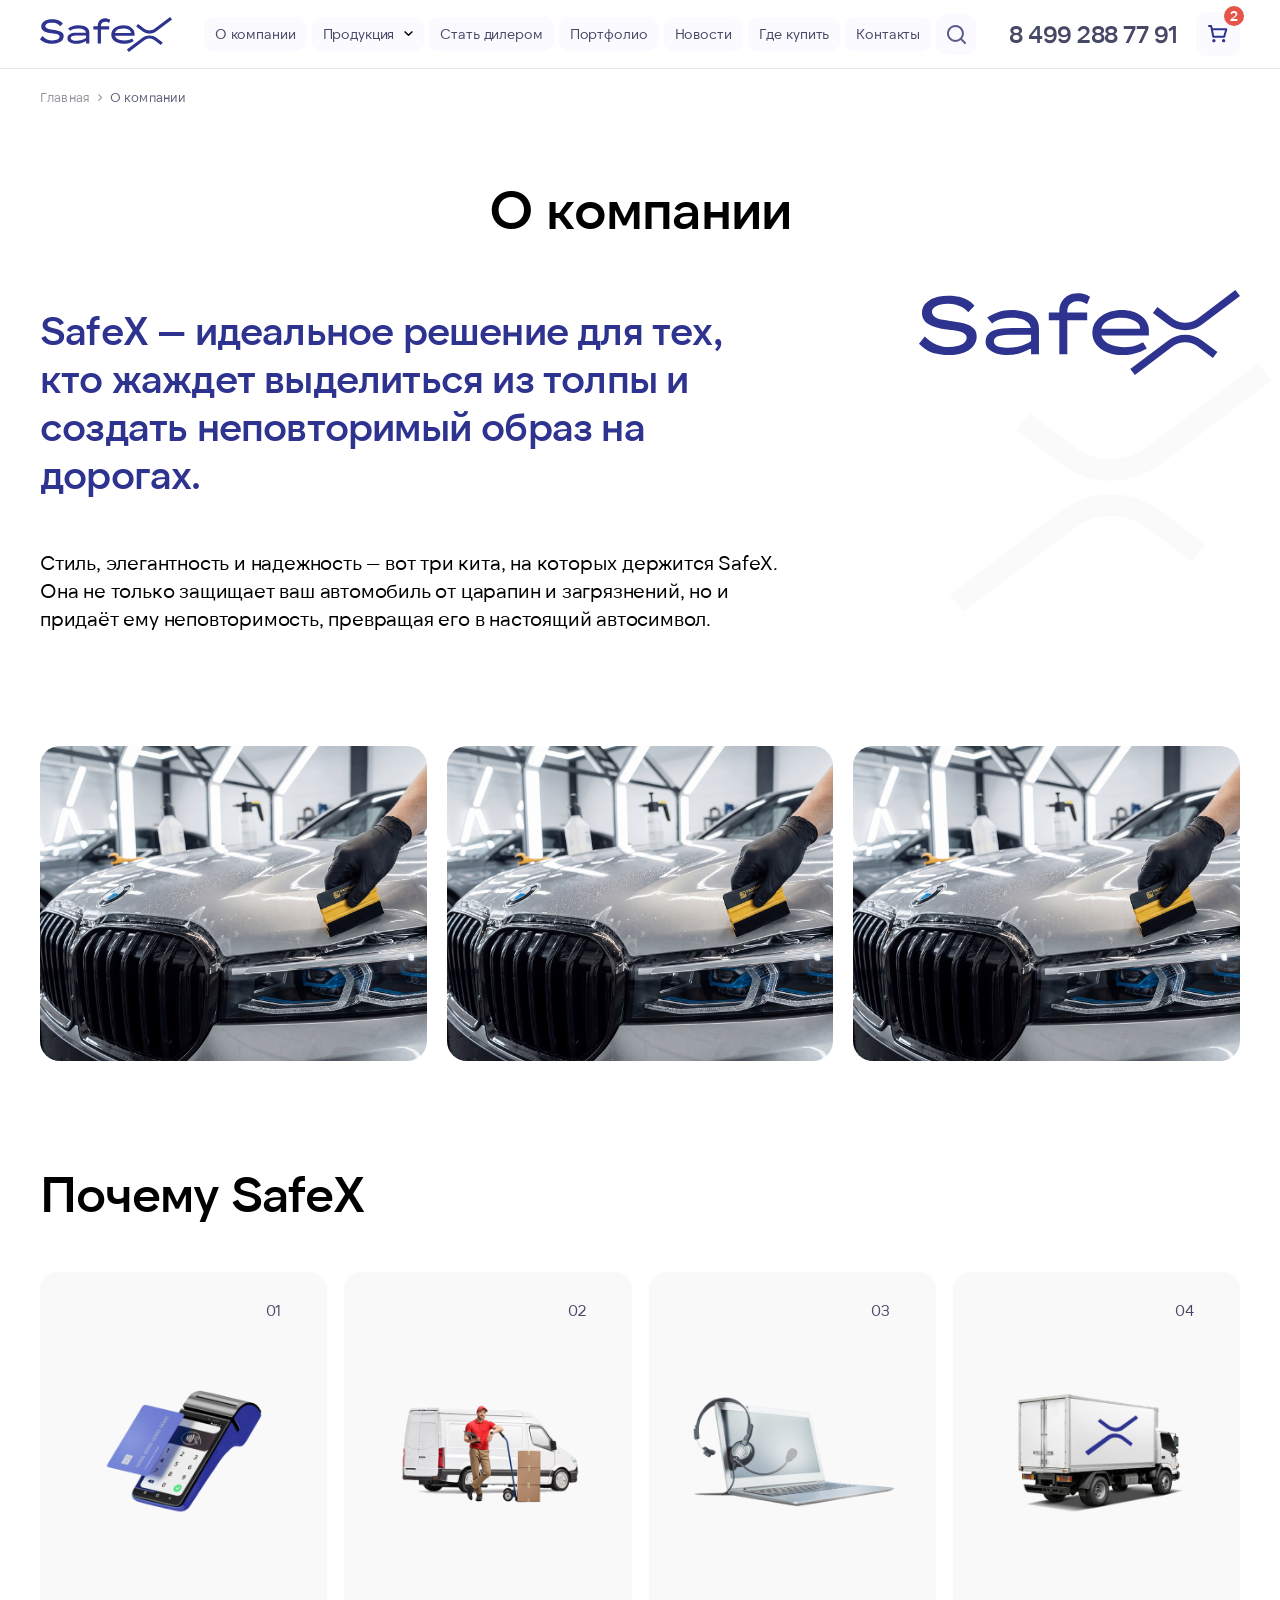
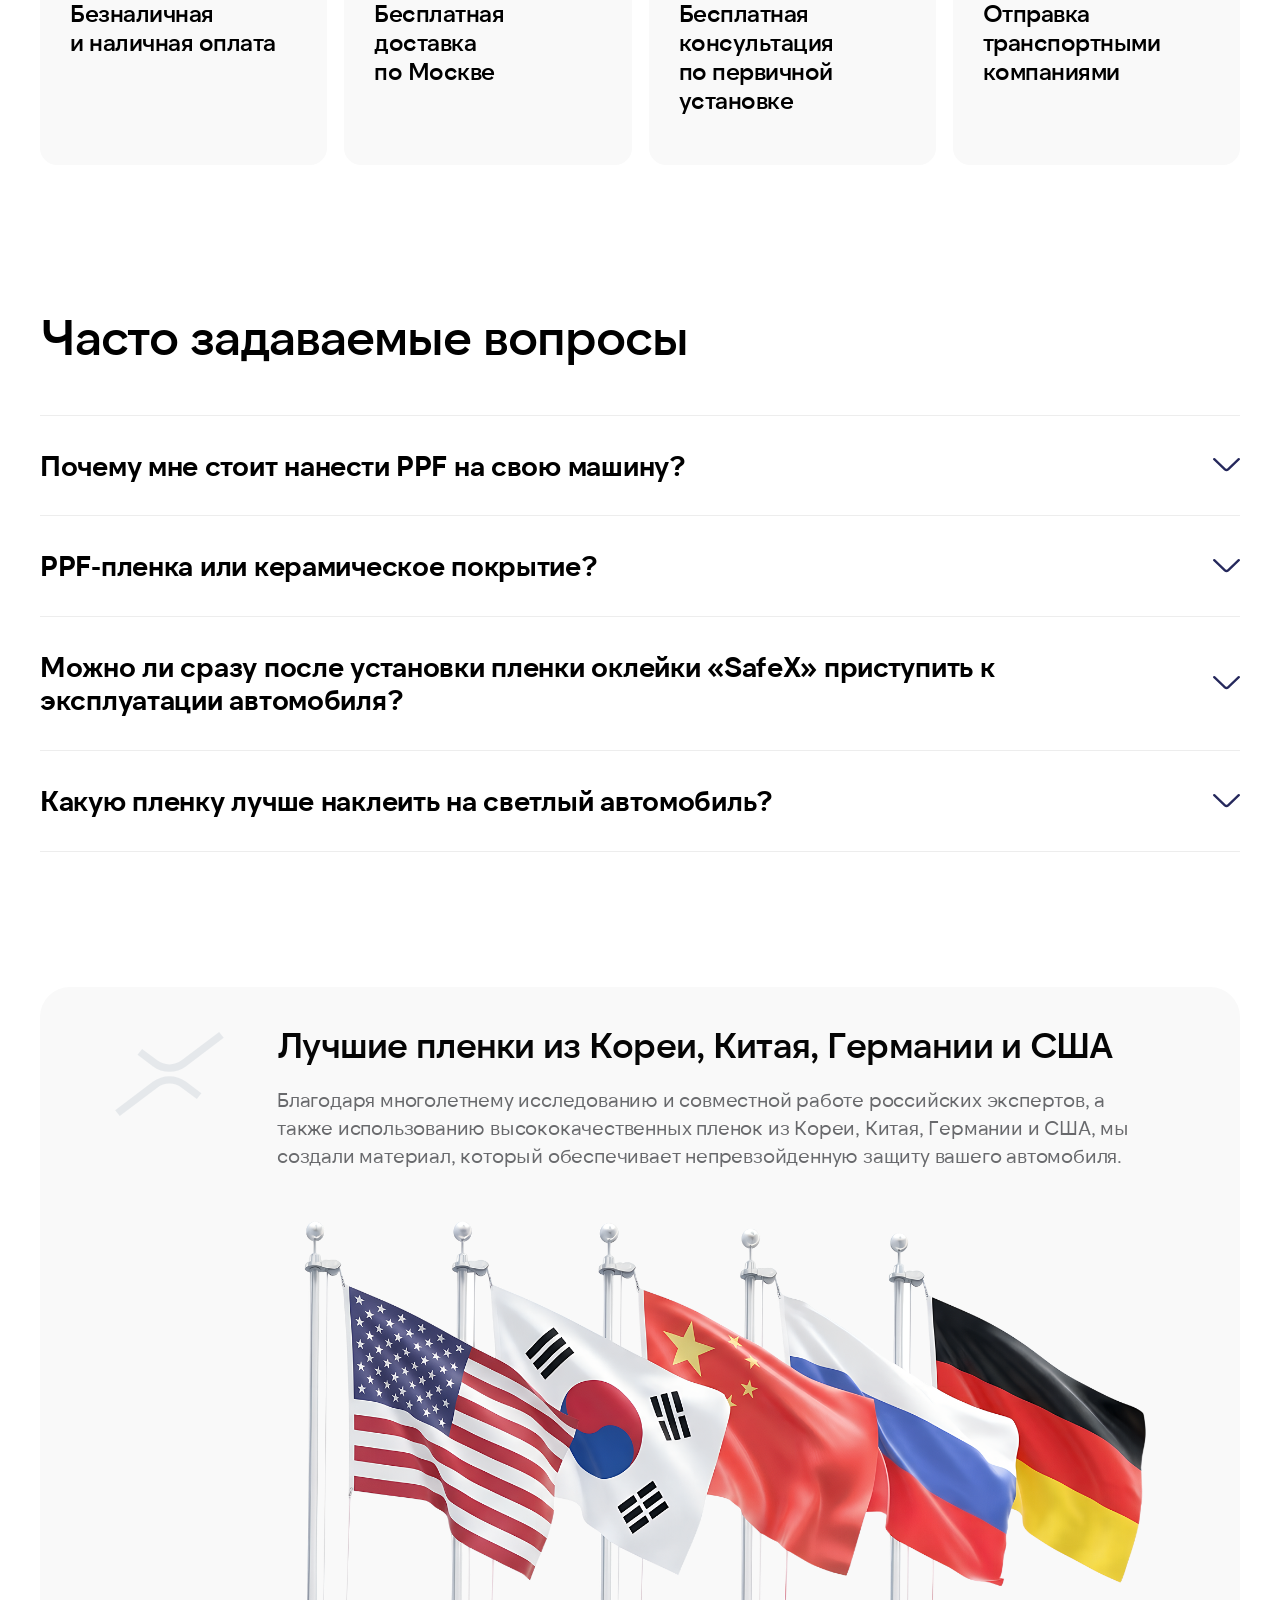
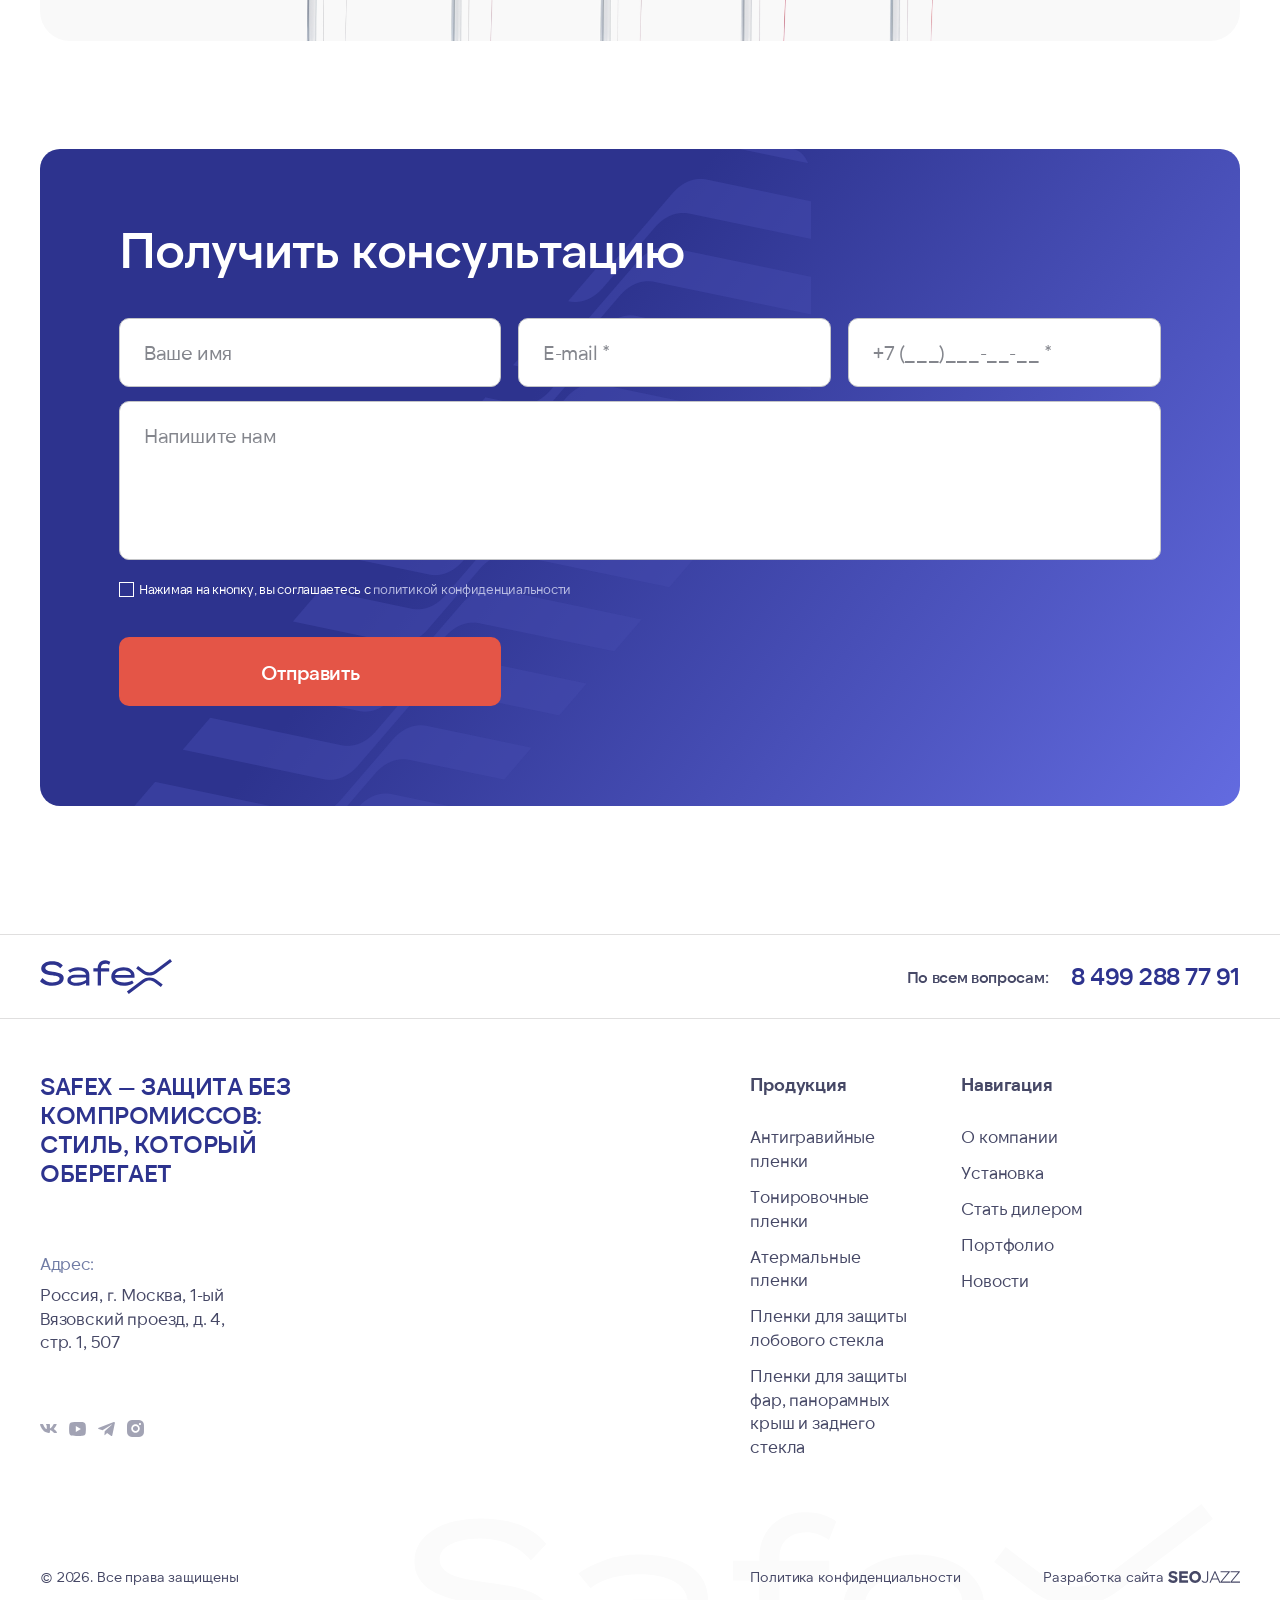
<file: about.html>
<!DOCTYPE html>
<html lang="ru">

<head>
	<meta charset="UTF-8">
	<meta name="viewport" content="width=device-width, initial-scale=1.0">

	<title>О компании SafeX — Инновационные технологии защиты поверхностей</title>
	<meta name="description" content="Узнайте больше о бренде SafeX: наши ценности, контроль качества и путь к лидерству в индустрии защитных покрытий.">

	<link rel="icon" href="favicon.ico" type="image/x-icon">
	<link rel="preload" href="src/fonts/NTSomic/NTSomic-Regular.woff2" as="font" type="font/woff2" crossorigin>
	<link rel="stylesheet" href="css/main.css">
</head>

<body>
	<header class="header">
		<div class="header__container container">
			<a class="header__logo" href="index.html">
				<img src="src/images/icons/logo.svg" alt="Логотип SafeX" width="132" height="35">
			</a>

			<nav class="header__nav nav">
				<p class="nav__title">Продукция</p>
				<ul class="nav__list nav__list--products">
					<li class="nav__item">
						<a class="nav__link" href="catalog.html">Антигравийные пленки</a>
					</li>
					<li class="nav__item">
						<a class="nav__link" href="catalog.html">Тонировочные пленки</a>
					</li>
					<li class="nav__item">
						<a class="nav__link" href="catalog.html">Атермальные пленки</a>
					</li>
					<li class="nav__item">
						<a class="nav__link" href="catalog.html">Пленки для защиты лобового стекла</a>
					</li>
					<li class="nav__item">
						<a class="nav__link" href="catalog.html">Пленки для защиты фар, панорамных крыш и заднего стекла</a>
					</li>
				</ul>

				<p class="nav__title">Навигация</p>
				<ul class="nav__list">
					<li class="nav__item">
						<a class="nav__link" href="about.html" aria-current="page">О компании</a>
					</li>
					<li class="nav__item nav__item--catalog">
						<a class="nav__link" href="catalog.html">Продукция</a>
						<ul class="nav__sub-menu sub-menu">
							<li class="sub-menu__item">
								<a class="sub-menu__link" href="catalog.html">Антигравийные пленки</a>
							</li>
							<li class="sub-menu__item">
								<a class="sub-menu__link" href="catalog.html">Тонировочные пленки</a>
							</li>
							<li class="sub-menu__item">
								<a class="sub-menu__link" href="catalog.html">Атермальные пленки</a>
							</li>
							<li class="sub-menu__item">
								<a class="sub-menu__link" href="catalog.html">Пленки для защиты лобового стекла</a>
							</li>
							<li class="sub-menu__item">
								<a class="sub-menu__link" href="catalog.html">Для защиты фар, крыши и заднего стекла</a>
							</li>
						</ul>
					</li>
					<li class="nav__item">
						<a class="nav__link" href="dealer.html">Стать дилером</a>
					</li>
					<li class="nav__item">
						<a class="nav__link" href="portfolio.html">Портфолио</a>
					</li>
					<li class="nav__item">
						<a class="nav__link" href="news.html">Новости</a>
					</li>
					<li class="nav__item">
						<a class="nav__link" href="centers.html">Где купить</a>
					</li>
					<li class="nav__item">
						<a class="nav__link" href="contacts.html">Контакты</a>
					</li>
					<li class="nav__item nav__item--search header-search">
						<form class="header-search__form" id="search-form" role="search" action="/" method="get">
							<input class="header-search__input" type="text" name="search" placeholder="Поиск по сайту" aria-label="Введите запрос">
							<button class="header-search__close" type="reset" aria-label="Очистить поиск"></button>
						</form>
						<button class="nav__link nav__link--search header-search__btn" form="search-form" type="submit" aria-label="Начать поиск"></button>
					</li>
				</ul>
			</nav>

			<a class="header__phone" href="tel:+74992887791" aria-label="Позвонить нам">8 499 288 77 91</a>

			<div class="header__actions">
				<a class="header__cart" href="cart.html" aria-label="Перейти в корзину">
					<span class="header__cart-count">2</span>
				</a>
				<button class="header__menu" aria-label="Открыть меню" type="button"></button>
			</div>
		</div>
	</header>

	<main class="about-page">
		<nav class="breadcrumbs container" aria-label="Хлебные крошки">
			<ul class="breadcrumbs__list">
				<li class="breadcrumbs__item">
					<a class="breadcrumbs__link" href="index.html">Главная</a>
				</li>
				<li class="breadcrumbs__item">
					<span class="breadcrumbs__current" aria-current="page">О компании</span>
				</li>
			</ul>
		</nav>

		<div class="about-page__header container container--narrow">
			<h1 class="about-page__title">О компании</h1>
			<div class="about-page__intro">
				<p class="about-page__text">SafeX — идеальное решение для тех, кто жаждет выделиться из толпы и создать неповторимый образ на дорогах.</p>
				<p class="about-page__desc">Стиль, элегантность и надежность — вот три кита, на которых держится SafeX. Она не только защищает ваш автомобиль от царапин и загрязнений, но и придаёт ему неповторимость, превращая его в настоящий автосимвол.</p>
			</div>
			<div class="about-page__logo">
				<img src="src/images/icons/logo.svg" alt="Логотип SafeX" width="359" height="95">
			</div>
		</div>

		<section class="about-page__gallery gallery container">
			<h2 class="visually-hidden">Фото офиса и продукции</h2>
			<ul class="about-page__gallery-list gallery__list">
				<li class="gallery__item">
					<figure class="gallery__pic">
						<img src="src/images/portfolio-1.jpg" alt="Процесс производства пленки SafeX" loading="lazy" width="601" height="489">
					</figure>
				</li>
				<li class="gallery__item">
					<figure class="gallery__pic">
						<img src="src/images/portfolio-1.jpg" alt="Процесс производства пленки SafeX" loading="lazy" width="601" height="489">
					</figure>
				</li>
				<li class="gallery__item">
					<figure class="gallery__pic">
						<img src="src/images/portfolio-1.jpg" alt="Процесс производства пленки SafeX" loading="lazy" width="601" height="489">
					</figure>
				</li>
			</ul>
		</section>

		<section class="about-page__benefits benefits benefits--small container container--narrow">
			<h2 class="benefits__title">Почему SafeX</h2>
			<ul class="benefits__list">
				<li class="benefits__item benefits__item--payment">
					<p class="benefits__text">
						Безналичная<br>
						и наличная оплата
					</p>
				</li>
				<li class="benefits__item benefits__item--delivery">
					<p class="benefits__text">
						Бесплатная доставка<br>
						по Москве
					</p>
				</li>
				<li class="benefits__item benefits__item--consultation">
					<p class="benefits__text">
						Бесплатная консультация<br>
						по первичной установке
					</p>
				</li>
				<li class="benefits__item benefits__item--sending">
					<p class="benefits__text">
						Отправка транспортными<br>
						компаниями
					</p>
				</li>
			</ul>
		</section>

		<section class="about-page__faq container container--narrow">
			<h2 class="about-page__faq-title">Часто задаваемые вопросы</h2>
			<div class="accordion">
				<details class="accordion__item">
					<summary class="accordion__control">Почему мне стоит нанести PPF на свою машину?</summary>
					<div class="accordion__content">
						<p>PPF (Paint Protection Film) — это единственный способ физически защитить лакокрасочное покрытие от гравия, летящего из-под колес, веток и мелких ДТП. Пленка обладает свойством самовосстановления: мелкие царапины затягиваются сами при нагреве на солнце или горячей водой, сохраняя автомобиль в состоянии нового на долгие годы.</p>
					</div>
				</details>
				<details class="accordion__item">
					<summary class="accordion__control">PPF-пленка или керамическое покрытие?</summary>
					<div class="accordion__content">
						<p>PPF защитит краску и поможет сохранить автомобиль в идеальном состоянии. Машины теряют свою стоимость, если автомобиль требует перекраски.</p>
					</div>
				</details>
				<details class="accordion__item">
					<summary class="accordion__control">Можно ли сразу после установки пленки оклейки «SafeX» приступить к эксплуатации автомобиля?</summary>
					<div class="accordion__content">
						<p>Да, вы можете забрать автомобиль сразу, но есть пара ограничений: в первые 7–10 дней происходит окончательная адгезия (приклейка) материала. В этот период категорически запрещено мыть машину на мойках высокого давления. Пленка должна "усесться", чтобы края закрепились максимально надежно.</p>
					</div>
				</details>
				<details class="accordion__item">
					<summary class="accordion__control">Какую пленку лучше наклеить на светлый автомобиль?</summary>
					<div class="accordion__content">
						<p>Для белых и светлых машин критически важно использовать качественный полиуретан с верхним защитным слоем (Top Coat), такой как SafeX. Он устойчив к пожелтению и проникновению битума или реагентов в структуру пленки. Бюджетные пленки на светлых авто со временем могут давать грязный оттенок, но премиальный полиуретан лишен этой проблемы.</p>
					</div>
				</details>
			</div>
		</section>

		<div class="container">
			<article class="about-page__factory factory-card">
				<div class="factory-card__info">
					<h2 class="factory-card__title">Лучшие пленки из Кореи, Китая, Германии и США</h2>
					<p class="factory-card__text">Благодаря многолетнему исследованию и совместной работе российских экспертов, а также использованию высококачественных пленок из Кореи, Китая, Германии и США, мы создали материал, который обеспечивает непревзойденную защиту вашего автомобиля.</p>
				</div>
			</article>

			<section class="about-page__consultation consultation">
				<div class="consultation__wrapper">
					<div class="consultation__content">
						<h2 class="consultation__title">Получить консультацию</h2>
						<form class="consultation__form form form--small" id="consultation-form" action="#">
							<input class="form__field" name="user_name" placeholder="Ваше имя" type="text">
							<input class="form__field" name="user_email" placeholder="E-mail *" type="email" required>
							<input class="form__field" name="user_phone" placeholder="+7 (___)___-__-__ *" type="tel" required>
							<textarea class="form__field form__field--full form__field--textarea" name="user_message" placeholder="Напишите нам"></textarea>
							<label class="consultation__agreement form__control form__control--checkbox form__control--full">
								<input class="visually-hidden" type="checkbox" name="policy_agreement" required>
								<span class="form__desc">
									Нажимая на кнопку, вы соглашаетесь с <a class="form__link" href="#">политикой конфиденциальности</a>
								</span>
							</label>
							<button class="consultation__btn" type="submit">Отправить</button>
						</form>
					</div>
				</div>
			</section>
		</div>
	</main>

	<footer class="footer">
		<div class="footer__header">
			<div class="footer__header-container container">
				<a class="footer__logo" href="index.html">
					<img src="src/images/icons/logo.svg" alt="Логотип SafeX" width="132" height="35">
				</a>
				<div class="footer__contact">
					<span class="footer__text">По всем вопросам:</span>
					<a class="footer__phone" href="tel:+74992887791" aria-label="Позвонить нам">8 499 288 77 91</a>
				</div>
			</div>
		</div>

		<div class="footer__body container">
			<div class="footer__content">
				<p class="footer__slogan">SafeX — защита без компромиссов: стиль, который оберегает</p>
				<div class="footer__info">
					<div class="footer__office">
						<span class="footer__label">Адрес:</span>
						<address class="footer__address">Россия, г. Москва, 1-ый Вязовский проезд, д. 4, стр. 1, 507</address>
					</div>
					<ul class="footer__socials socials">
						<li class="socials__item">
							<a class="socials__link socials__link--vk" href="#" aria-label="Перейти в Вконтакте"></a>
						</li>
						<li class="socials__item">
							<a class="socials__link socials__link--yt" href="#" aria-label="Перейти в YouTube"></a>
						</li>
						<li class="socials__item">
							<a class="socials__link socials__link--tg" href="#" aria-label="Перейти в Telegram"></a>
						</li>
						<li class="socials__item">
							<a class="socials__link socials__link--in" href="#" aria-label="Перейти в Instagram"></a>
						</li>
					</ul>
				</div>

				<nav class="footer__nav">
					<div class="footer__nav-group">
						<h2 class="footer__title">Продукция</h2>
						<ul class="footer__list">
							<li class="footer__item">
								<a class="footer__link" href="catalog.html">Антигравийные пленки</a>
							</li>
							<li class="footer__item">
								<a class="footer__link" href="catalog.html">Тонировочные пленки</a>
							</li>
							<li class="footer__item">
								<a class="footer__link" href="catalog.html">Атермальные пленки</a>
							</li>
							<li class="footer__item">
								<a class="footer__link" href="catalog.html">Пленки для защиты лобового стекла</a>
							</li>
							<li class="footer__item">
								<a class="footer__link" href="catalog.html">Пленки для защиты фар, панорамных крыш и заднего стекла</a>
							</li>
						</ul>
					</div>
					<div class="footer__nav-group">
						<h2 class="footer__title">Навигация</h2>
						<ul class="footer__list">
							<li class="footer__item">
								<a class="footer__link" href="about.html" aria-current="page">О компании</a>
							</li>
							<li class="footer__item">
								<a class="footer__link" href="offices.html">Установка</a>
							</li>
							<li class="footer__item">
								<a class="footer__link" href="dealer.html">Стать дилером</a>
							</li>
							<li class="footer__item">
								<a class="footer__link" href="portfolio.html">Портфолио</a>
							</li>
							<li class="footer__item">
								<a class="footer__link" href="news.html">Новости</a>
							</li>
						</ul>
					</div>
				</nav>
			</div>

			<div class="footer__bottom">
				<p class="footer__copy">© 2026. Все права защищены</p>
				<div class="footer__legal">
					<a class="footer__legal-link" href="#">Политика конфиденциальности</a>
					<a class="footer__legal-link footer__legal-link--seojazz" href="#">Разработка сайта</a>
				</div>
			</div>
		</div>
	</footer>

	<div class="modal" id="modal-consultation">
		<div class="modal__content">
			<button class="modal__close" type="button" aria-label="Закрыть окно"></button>

			<div class="modal__step modal__step--success is-active" id="modal-step-success">
				<p class="modal__title">Спасибо!</p>
				<p class="modal__text">Ваша заявка принята! Мы свяжемся с вами
					в ближайшее время</p>
			</div>
		</div>
	</div>

	<script src="js/main.js" defer></script>
</body>

</html>
</file>
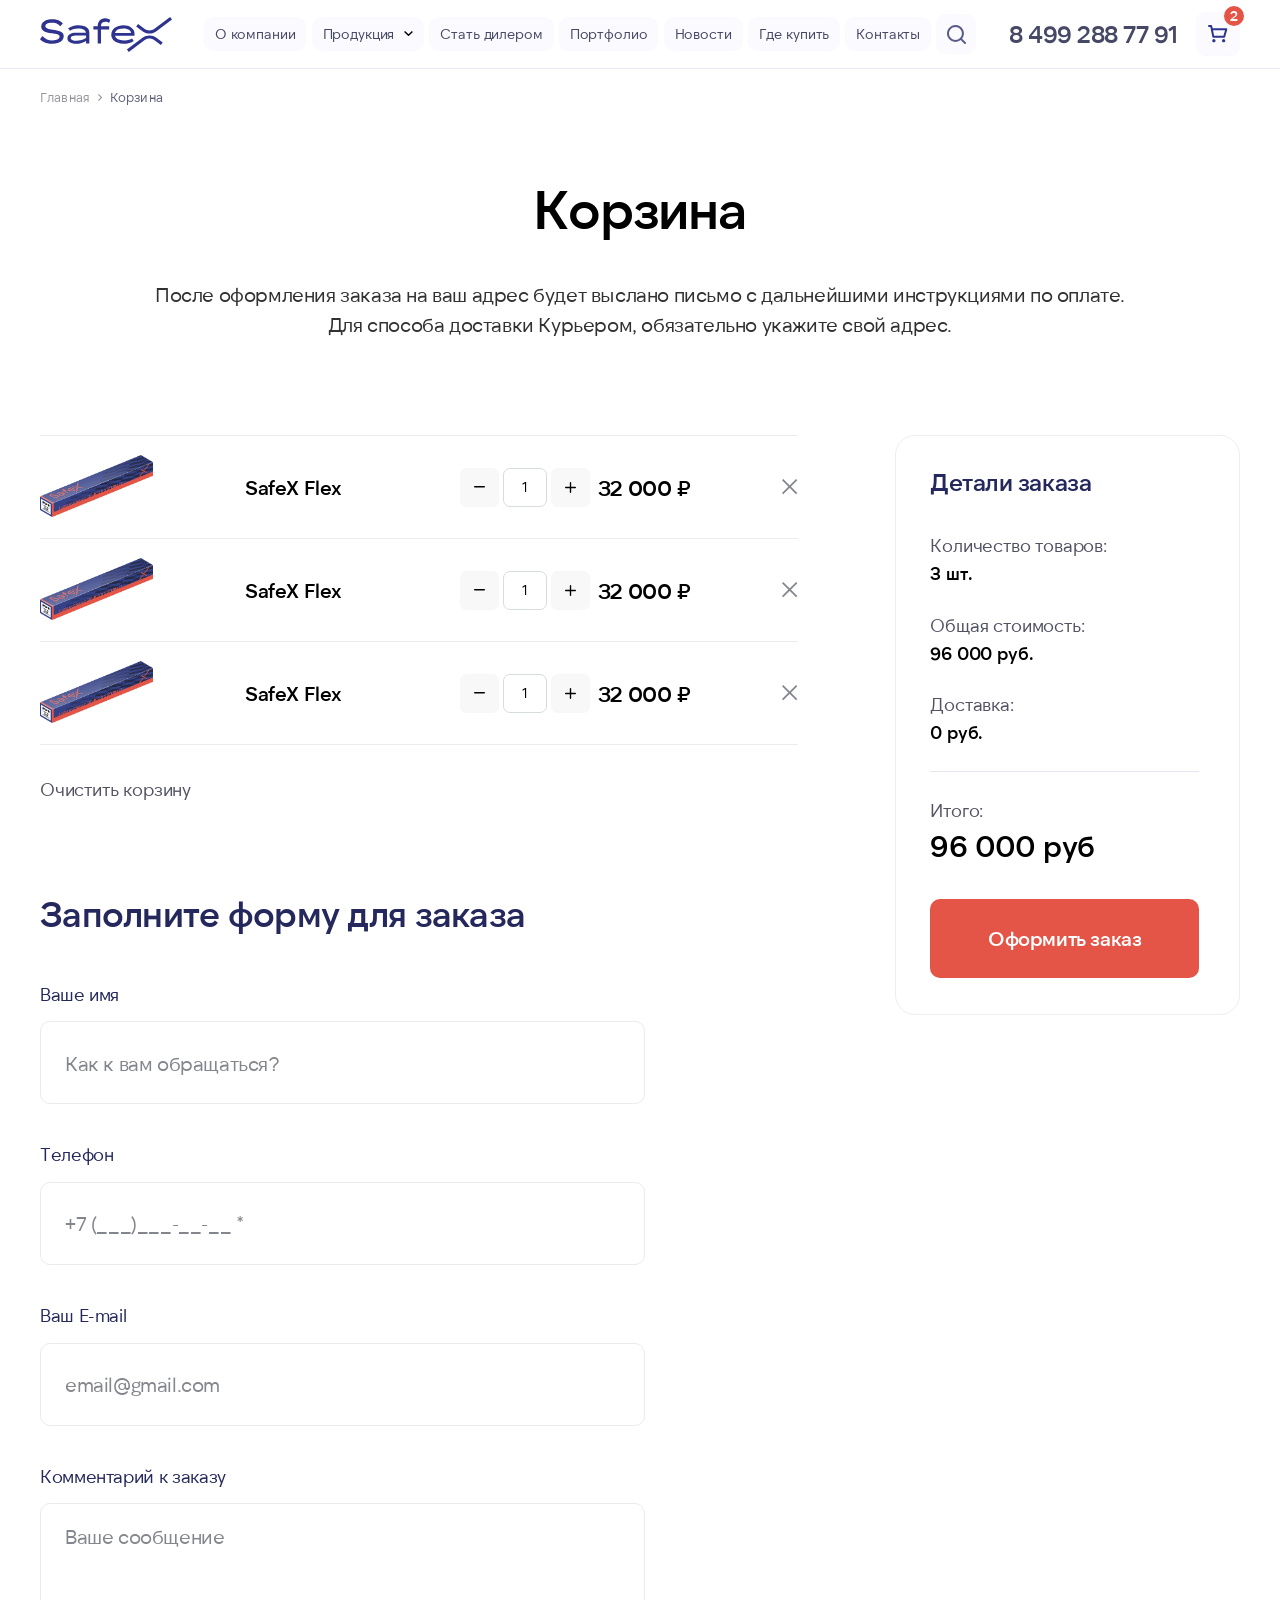
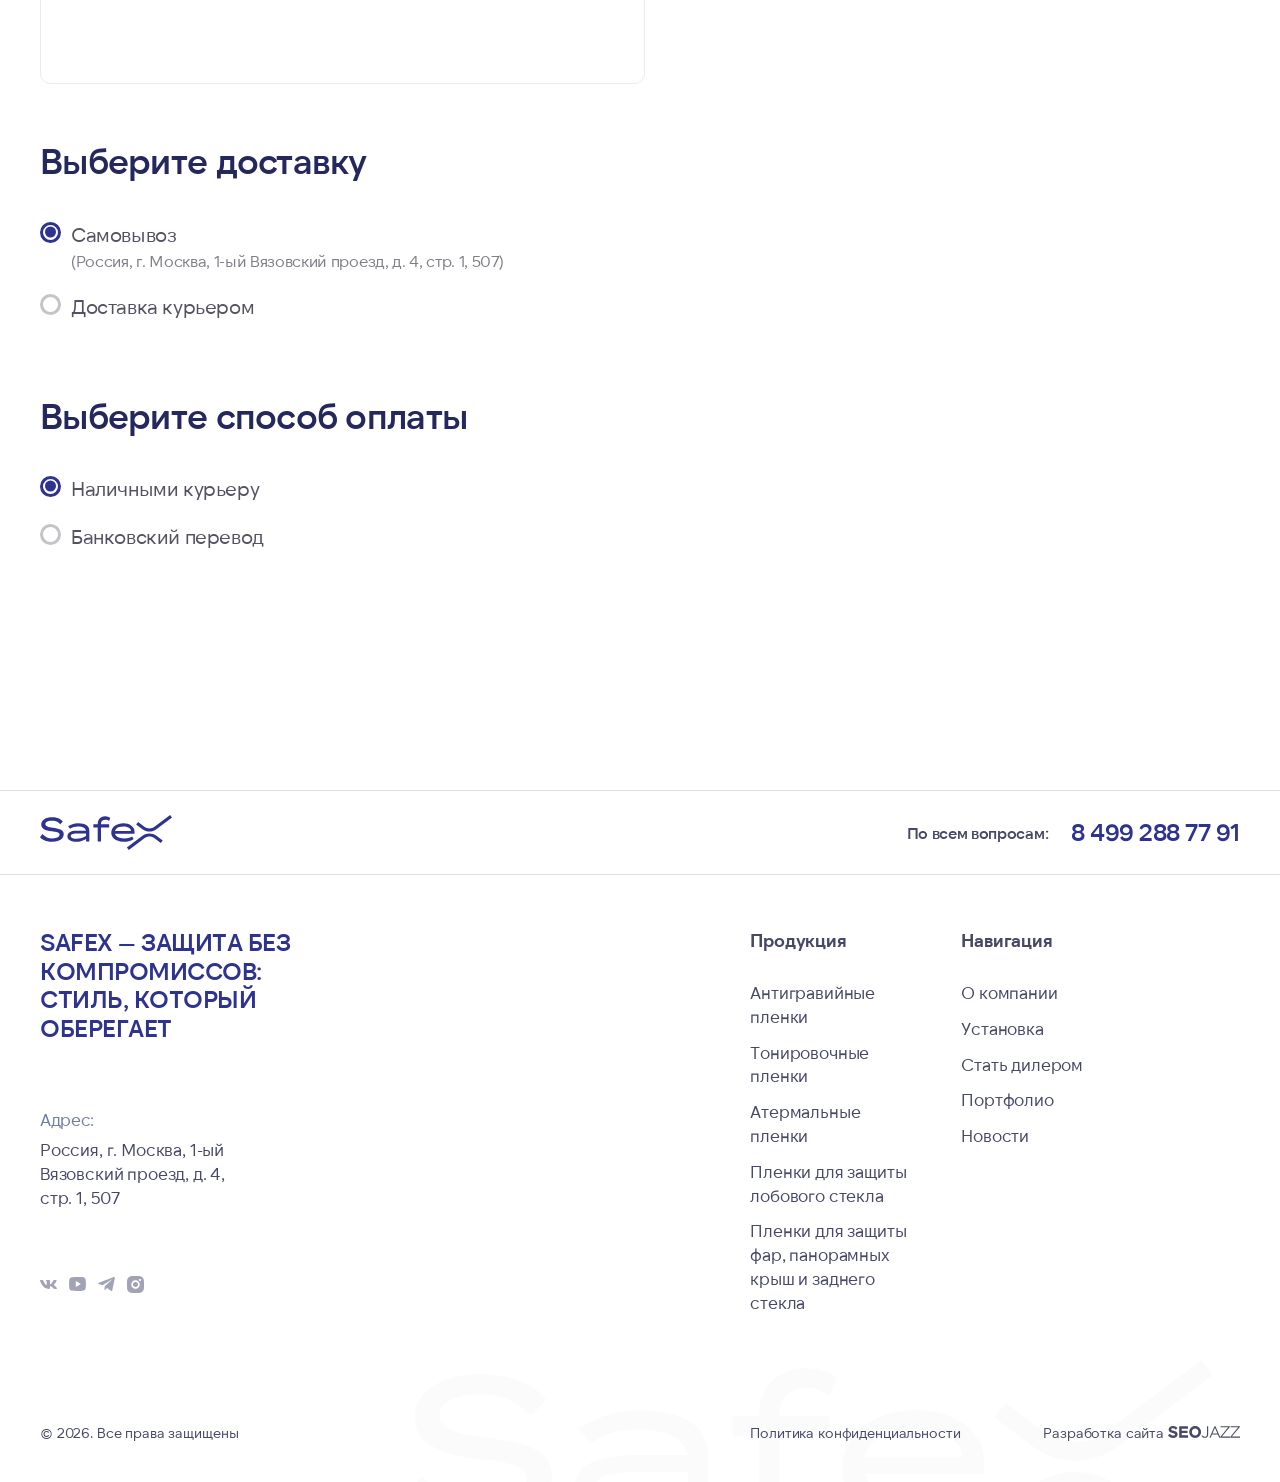
<file: cart.html>
<!DOCTYPE html>
<html lang="ru">

<head>
	<meta charset="UTF-8">
	<meta name="viewport" content="width=device-width, initial-scale=1.0">

	<title> Ваша корзина — Оформление заказа в магазине SafeX</title>
	<meta name="description" content="Проверьте ваш список покупок и перейдите к быстрой оплате. Бесплатная доставка при выполнении условий акции.">

	<link rel="icon" href="favicon.ico" type="image/x-icon">
	<link rel="preload" href="src/fonts/NTSomic/NTSomic-Regular.woff2" as="font" type="font/woff2" crossorigin>
	<link rel="stylesheet" href="css/main.css">
</head>

<body>
	<header class="header">
		<div class="header__container container">
			<a class="header__logo" href="index.html">
				<img src="src/images/icons/logo.svg" alt="Логотип SafeX" width="132" height="35">
			</a>

			<nav class="header__nav nav">
				<p class="nav__title">Продукция</p>
				<ul class="nav__list nav__list--products">
					<li class="nav__item">
						<a class="nav__link" href="catalog.html">Антигравийные пленки</a>
					</li>
					<li class="nav__item">
						<a class="nav__link" href="catalog.html">Тонировочные пленки</a>
					</li>
					<li class="nav__item">
						<a class="nav__link" href="catalog.html">Атермальные пленки</a>
					</li>
					<li class="nav__item">
						<a class="nav__link" href="catalog.html">Пленки для защиты лобового стекла</a>
					</li>
					<li class="nav__item">
						<a class="nav__link" href="catalog.html">Пленки для защиты фар, панорамных крыш и заднего стекла</a>
					</li>
				</ul>

				<p class="nav__title">Навигация</p>
				<ul class="nav__list">
					<li class="nav__item">
						<a class="nav__link" href="about.html">О компании</a>
					</li>
					<li class="nav__item nav__item--catalog">
						<a class="nav__link" href="catalog.html">Продукция</a>
						<ul class="nav__sub-menu sub-menu">
							<li class="sub-menu__item">
								<a class="sub-menu__link" href="catalog.html">Антигравийные пленки</a>
							</li>
							<li class="sub-menu__item">
								<a class="sub-menu__link" href="catalog.html">Тонировочные пленки</a>
							</li>
							<li class="sub-menu__item">
								<a class="sub-menu__link" href="catalog.html">Атермальные пленки</a>
							</li>
							<li class="sub-menu__item">
								<a class="sub-menu__link" href="catalog.html">Пленки для защиты лобового стекла</a>
							</li>
							<li class="sub-menu__item">
								<a class="sub-menu__link" href="catalog.html">Для защиты фар, крыши и заднего стекла</a>
							</li>
						</ul>
					</li>
					<li class="nav__item">
						<a class="nav__link" href="dealer.html">Стать дилером</a>
					</li>
					<li class="nav__item">
						<a class="nav__link" href="portfolio.html">Портфолио</a>
					</li>
					<li class="nav__item">
						<a class="nav__link" href="news.html">Новости</a>
					</li>
					<li class="nav__item">
						<a class="nav__link" href="centers.html">Где купить</a>
					</li>
					<li class="nav__item">
						<a class="nav__link" href="contacts.html">Контакты</a>
					</li>
					<li class="nav__item nav__item--search header-search">
						<form class="header-search__form" id="search-form" role="search" action="/" method="get">
							<input class="header-search__input" type="text" name="search" placeholder="Поиск по сайту" aria-label="Введите запрос">
							<button class="header-search__close" type="reset" aria-label="Очистить поиск"></button>
						</form>
						<button class="nav__link nav__link--search header-search__btn" form="search-form" type="submit" aria-label="Начать поиск"></button>
					</li>
				</ul>
			</nav>

			<a class="header__phone" href="tel:+74992887791" aria-label="Позвонить нам">8 499 288 77 91</a>

			<div class="header__actions">
				<a class="header__cart" href="cart.html" aria-label="Перейти в корзину">
					<span class="header__cart-count">2</span>
				</a>
				<button class="header__menu" aria-label="Открыть меню" type="button"></button>
			</div>
		</div>
	</header>

	<main class="cart-page">
		<nav class="breadcrumbs container" aria-label="Хлебные крошки">
			<ul class="breadcrumbs__list">
				<li class="breadcrumbs__item">
					<a class="breadcrumbs__link" href="index.html">Главная</a>
				</li>
				<li class="breadcrumbs__item">
					<span class="breadcrumbs__current" aria-current="page">Корзина</span>
				</li>
			</ul>
		</nav>

		<div class="container container--narrow">
			<h1 class="cart-page__title">Корзина</h1>

			<div class="cart-page__full" id="cart-full">
				<p class="cart-page__notice">После оформления заказа на ваш адрес будет выслано письмо с дальнейшими инструкциями по оплате. Для способа доставки Курьером, обязательно укажите свой адрес.</p>

				<div class="cart-page__content">
					<div class="cart-page__main">
						<section class="cart-page__products">
							<h2 class="visually-hidden">Добавленные товары</h2>
							<ul class="cart-page__list">
								<li class="cart-page__item cart-item">
									<div class="cart-item__image">
										<img src="src/images/product-1.png" alt="SafeX Flex" width="113" height="64">
									</div>
									<a class="cart-item__link" href="single-product.html">SafeX Flex</a>
									<div class="cart-item__info">
										<div class="cart-item__controls counter">
											<button class="counter__btn counter__btn--minus" type="button" aria-label="Уменьшить количество"></button>
											<input class="counter__input" name="cart[101][qty]" value="1" placeholder="1" type="number" min="1" max="999" aria-label="Количество товара">
											<button class="counter__btn counter__btn--plus" type="button" aria-label="Увеличить количество"></button>
										</div>
										<div class="cart-item__price">32 000 ₽</div>
									</div>
									<button class="cart-item__delete" type="button" aria-label="Удалить из корзины"></button>
								</li>
								<li class="cart-page__item cart-item">
									<div class="cart-item__image">
										<img src="src/images/product-1.png" alt="SafeX Flex" width="113" height="64">
									</div>
									<a class="cart-item__link" href="single-product.html">SafeX Flex</a>
									<div class="cart-item__info">
										<div class="cart-item__controls counter">
											<button class="counter__btn counter__btn--minus" type="button" aria-label="Уменьшить количество"></button>
											<input class="counter__input" name="cart[101][qty]" value="1" placeholder="1" type="number" min="1" max="999" aria-label="Количество товара">
											<button class="counter__btn counter__btn--plus" type="button" aria-label="Увеличить количество"></button>
										</div>
										<div class="cart-item__price">32 000 ₽</div>
									</div>
									<button class="cart-item__delete" type="button" aria-label="Удалить из корзины"></button>
								</li>
								<li class="cart-page__item cart-item">
									<div class="cart-item__image">
										<img src="src/images/product-1.png" alt="SafeX Flex" width="113" height="64">
									</div>
									<a class="cart-item__link" href="single-product.html">SafeX Flex</a>
									<div class="cart-item__info">
										<div class="cart-item__controls counter">
											<button class="counter__btn counter__btn--minus" type="button" aria-label="Уменьшить количество"></button>
											<input class="counter__input" name="cart[101][qty]" value="1" placeholder="1" type="number" min="1" max="999" aria-label="Количество товара">
											<button class="counter__btn counter__btn--plus" type="button" aria-label="Увеличить количество"></button>
										</div>
										<div class="cart-item__price">32 000 ₽</div>
									</div>
									<button class="cart-item__delete" type="button" aria-label="Удалить из корзины"></button>
								</li>
							</ul>

							<button class="cart-page__clear" type="button">Очистить корзину</button>
						</section>

						<section class="cart-page__checkout checkout">
							<h2 class="checkout__title">Заполните форму для заказа</h2>
							<form class="checkout__form form form--second form--accent" id="order-form" action="#">
								<div class="checkout__fieldset">
									<div class="form__wrapper">
										<label class="form__label" for="user-name">Ваше имя</label>
										<input class="form__field" id="user-name" name="customer_name" placeholder="Как к вам обращаться?" type="text">
									</div>
									<div class="form__wrapper">
										<label class="form__label" for="user-phone">Телефон</label>
										<input class="form__field" id="user-phone" name="customer_phone" placeholder="+7 (___)___-__-__ *" type="tel" required>
									</div>
									<div class="form__wrapper">
										<label class="form__label" for="user-email">Ваш E-mail</label>
										<input class="form__field" id="user-email" name="customer_email" placeholder="email@gmail.com" type="email">
									</div>
									<div class="form__wrapper">
										<label class="form__label" for="user-comment">Комментарий к заказу</label>
										<textarea class="form__field form__field--textarea" id="user-comment" name="order_comment" placeholder="Ваше сообщение"></textarea>
									</div>
								</div>

								<fieldset class="checkout__fieldset">
									<legend class="checkout__legend">Выберите доставку</legend>
									<label class="form__control form__control--radio">
										<input class="visually-hidden" type="radio" name="delivery_method" value="pickup" checked>
										<span class="form__info">
											<span class="form__title">Самовывоз</span>
											<span class="form__text">(Россия, г. Москва, 1-ый Вязовский проезд, д. 4, стр. 1, 507)</span>
										</span>
									</label>
									<label class="form__control form__control--radio">
										<input class="visually-hidden" type="radio" name="delivery_method" value="courier">
										<span class="form__title">Доставка курьером</span>
									</label>
									<div class="form__wrapper js-address-field" style="display: none; margin-top: 40px;">
										<label class="form__label" for="user-address">Ваш адрес</label>
										<textarea class="form__field form__field--textarea" id="user-address" name="order_address" placeholder="Введите адрес доставки"></textarea>
									</div>
								</fieldset>

								<fieldset class="checkout__fieldset">
									<legend class="checkout__legend">Выберите способ оплаты</legend>
									<label class="form__control form__control--radio">
										<input class="visually-hidden" type="radio" name="payment_method" value="cash" checked>
										<span class="form__title">Наличными курьеру</span>
									</label>
									<label class="form__control form__control--radio">
										<input class="visually-hidden" type="radio" name="payment_method" value="bank_transfer">
										<span class="form__title">Банковский перевод</span>
									</label>
								</fieldset>
							</form>
						</section>
					</div>

					<aside class="cart-page__summary order-summary">
						<h2 class="order-summary__title">Детали заказа</h2>
						<dl class="order-summary__list">
							<div class="order-summary__row">
								<dt>Количество товаров:</dt>
								<dd>3 шт.</dd>
							</div>
							<div class="order-summary__row">
								<dt>Общая стоимость:</dt>
								<dd>96 000 руб.</dd>
							</div>
							<div class="order-summary__row">
								<dt>Доставка:</dt>
								<dd>0 руб.</dd>
							</div>
							<div class="order-summary__row order-summary__row--total">
								<dt>Итого:</dt>
								<dd>96 000 руб</dd>
							</div>
						</dl>
						<button class="order-summary__btn" form="order-form" type="submit">Оформить заказ</button>
					</aside>
				</div>

				<section class="cart-page__consultation consultation">
					<div class="consultation__wrapper">
						<div class="consultation__content">
							<h2 class="consultation__title">Получить консультацию</h2>
							<form class="consultation__form form form--small" id="consultation-form" action="#">
								<input class="form__field" name="user_name" placeholder="Ваше имя" type="text">
								<input class="form__field" name="user_email" placeholder="E-mail *" type="email" required>
								<input class="form__field" name="user_phone" placeholder="+7 (___)___-__-__ *" type="tel" required>
								<textarea class="form__field form__field--full form__field--textarea" name="user_message" placeholder="Напишите нам"></textarea>
								<label class="consultation__agreement form__control form__control--checkbox form__control--full">
									<input class="visually-hidden" type="checkbox" name="policy_agreement" required>
									<span class="form__desc">
										Нажимая на кнопку, вы соглашаетесь с <a class="form__link" href="#">политикой конфиденциальности</a>
									</span>
								</label>
								<button class="consultation__btn" type="submit">Отправить</button>
							</form>
						</div>
					</div>
				</section>
			</div>

			<div class="cart-page__empty" id="cart-empty" style="display: none;">
				<p class="cart-page__notice">Ваша корзина пуста</p>
				<a href="catalog.html" class="cart-page__btn">В каталог</a>
			</div>
		</div>
	</main>

	<footer class="footer">
		<div class="footer__header">
			<div class="footer__header-container container">
				<a class="footer__logo" href="index.html">
					<img src="src/images/icons/logo.svg" alt="Логотип SafeX" width="132" height="35">
				</a>
				<div class="footer__contact">
					<span class="footer__text">По всем вопросам:</span>
					<a class="footer__phone" href="tel:+74992887791" aria-label="Позвонить нам">8 499 288 77 91</a>
				</div>
			</div>
		</div>

		<div class="footer__body container">
			<div class="footer__content">
				<p class="footer__slogan">SafeX — защита без компромиссов: стиль, который оберегает</p>
				<div class="footer__info">
					<div class="footer__office">
						<span class="footer__label">Адрес:</span>
						<address class="footer__address">Россия, г. Москва, 1-ый Вязовский проезд, д. 4, стр. 1, 507</address>
					</div>
					<ul class="footer__socials socials">
						<li class="socials__item">
							<a class="socials__link socials__link--vk" href="#" aria-label="Перейти в Вконтакте"></a>
						</li>
						<li class="socials__item">
							<a class="socials__link socials__link--yt" href="#" aria-label="Перейти в YouTube"></a>
						</li>
						<li class="socials__item">
							<a class="socials__link socials__link--tg" href="#" aria-label="Перейти в Telegram"></a>
						</li>
						<li class="socials__item">
							<a class="socials__link socials__link--in" href="#" aria-label="Перейти в Instagram"></a>
						</li>
					</ul>
				</div>

				<nav class="footer__nav">
					<div class="footer__nav-group">
						<h2 class="footer__title">Продукция</h2>
						<ul class="footer__list">
							<li class="footer__item">
								<a class="footer__link" href="catalog.html">Антигравийные пленки</a>
							</li>
							<li class="footer__item">
								<a class="footer__link" href="catalog.html">Тонировочные пленки</a>
							</li>
							<li class="footer__item">
								<a class="footer__link" href="catalog.html">Атермальные пленки</a>
							</li>
							<li class="footer__item">
								<a class="footer__link" href="catalog.html">Пленки для защиты лобового стекла</a>
							</li>
							<li class="footer__item">
								<a class="footer__link" href="catalog.html">Пленки для защиты фар, панорамных крыш и заднего стекла</a>
							</li>
						</ul>
					</div>
					<div class="footer__nav-group">
						<h2 class="footer__title">Навигация</h2>
						<ul class="footer__list">
							<li class="footer__item">
								<a class="footer__link" href="about.html">О компании</a>
							</li>
							<li class="footer__item">
								<a class="footer__link" href="offices.html">Установка</a>
							</li>
							<li class="footer__item">
								<a class="footer__link" href="dealer.html">Стать дилером</a>
							</li>
							<li class="footer__item">
								<a class="footer__link" href="portfolio.html">Портфолио</a>
							</li>
							<li class="footer__item">
								<a class="footer__link" href="news.html">Новости</a>
							</li>
						</ul>
					</div>
				</nav>
			</div>

			<div class="footer__bottom">
				<p class="footer__copy">© 2026. Все права защищены</p>
				<div class="footer__legal">
					<a class="footer__legal-link" href="#">Политика конфиденциальности</a>
					<a class="footer__legal-link footer__legal-link--seojazz" href="#">Разработка сайта</a>
				</div>
			</div>
		</div>
	</footer>

	<div class="modal" id="modal-consultation">
		<div class="modal__content">
			<button class="modal__close" type="button" aria-label="Закрыть окно"></button>

			<div class="modal__step modal__step--success is-active" id="modal-step-success">
				<p class="modal__title">Спасибо!</p>
				<p class="modal__text">Ваша заявка принята! Мы свяжемся с вами
					в ближайшее время</p>
			</div>
		</div>
	</div>

	<div class="modal" id="modal-order">
		<div class="modal__content">
			<button class="modal__close" type="button" aria-label="Закрыть окно"></button>
			<div class="modal__step modal__step--success is-active" id="modal-step-success">
				<p class="modal__title">Заказ принят</p>
				<p class="modal__text">Мы свяжемся с вами в ближайшее время</p>
			</div>
		</div>
	</div>

	<script src="js/main.js" defer></script>
</body>

</html>
</file>
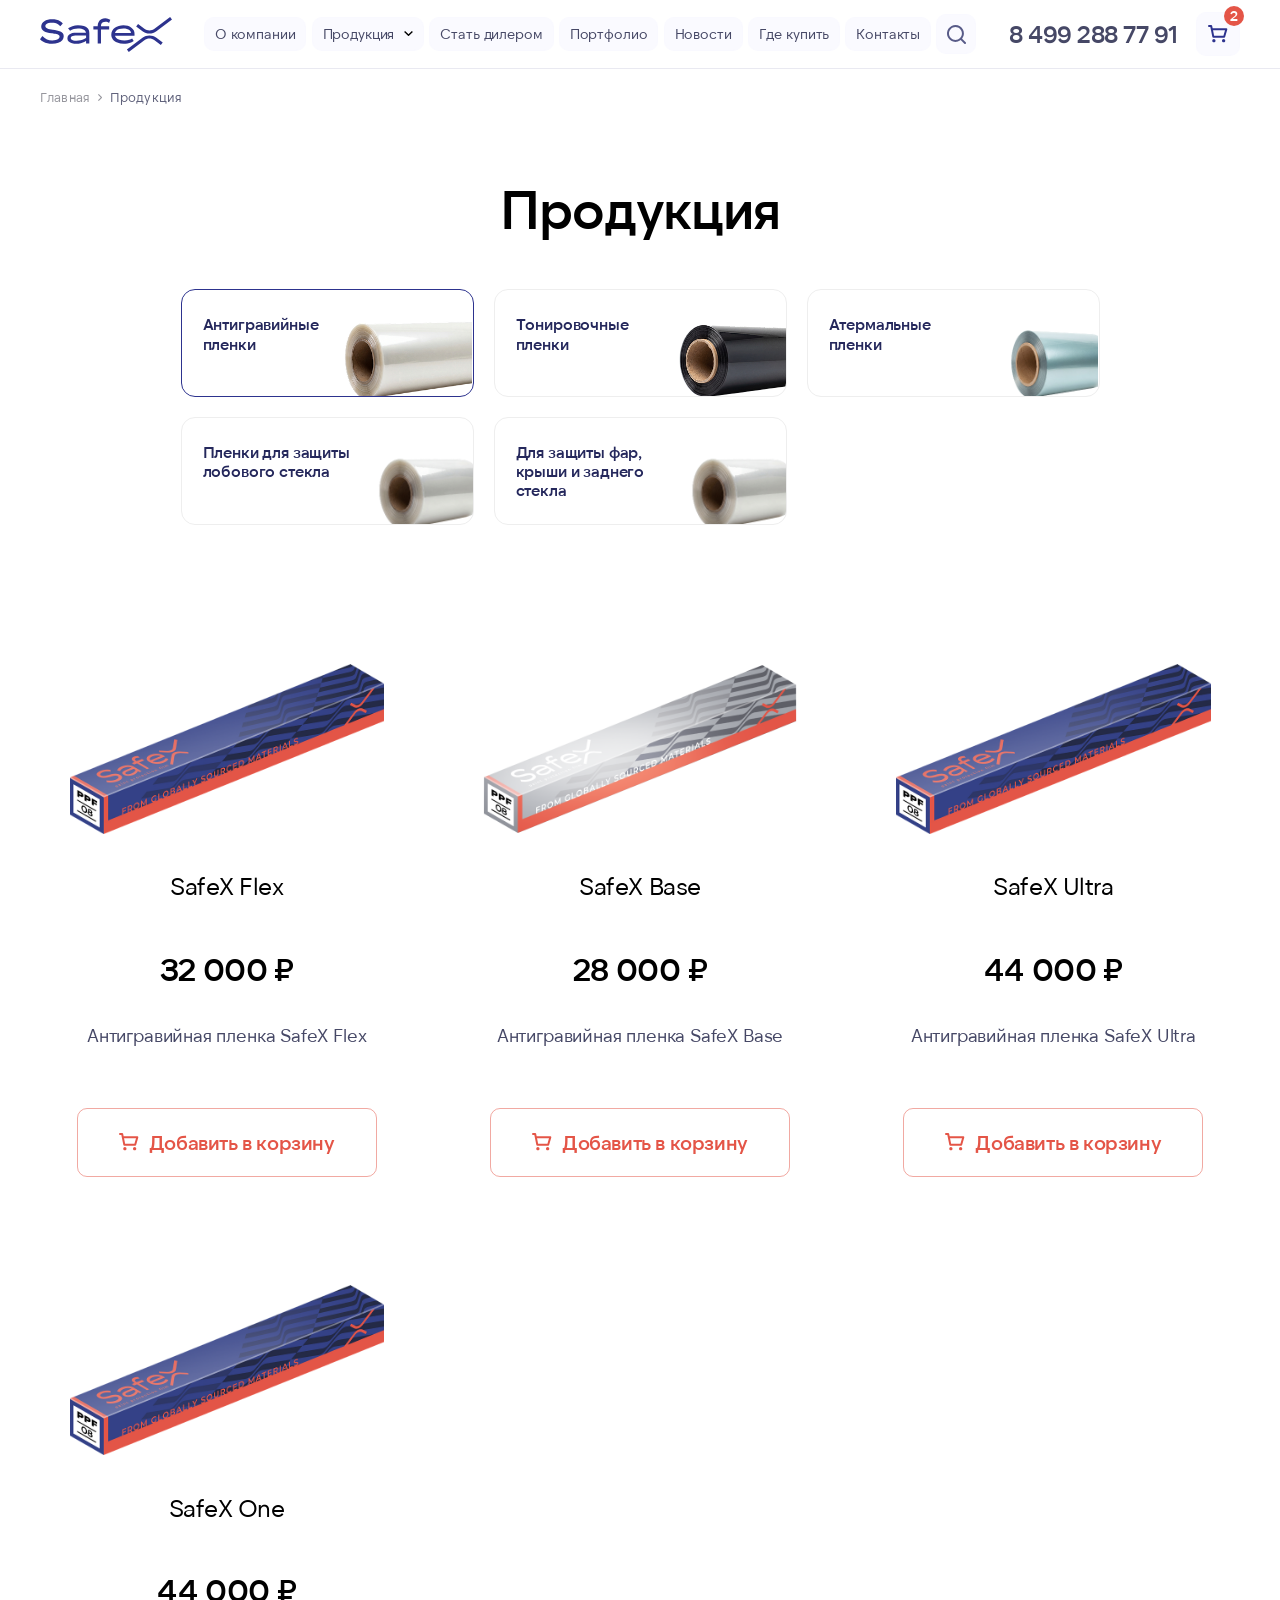
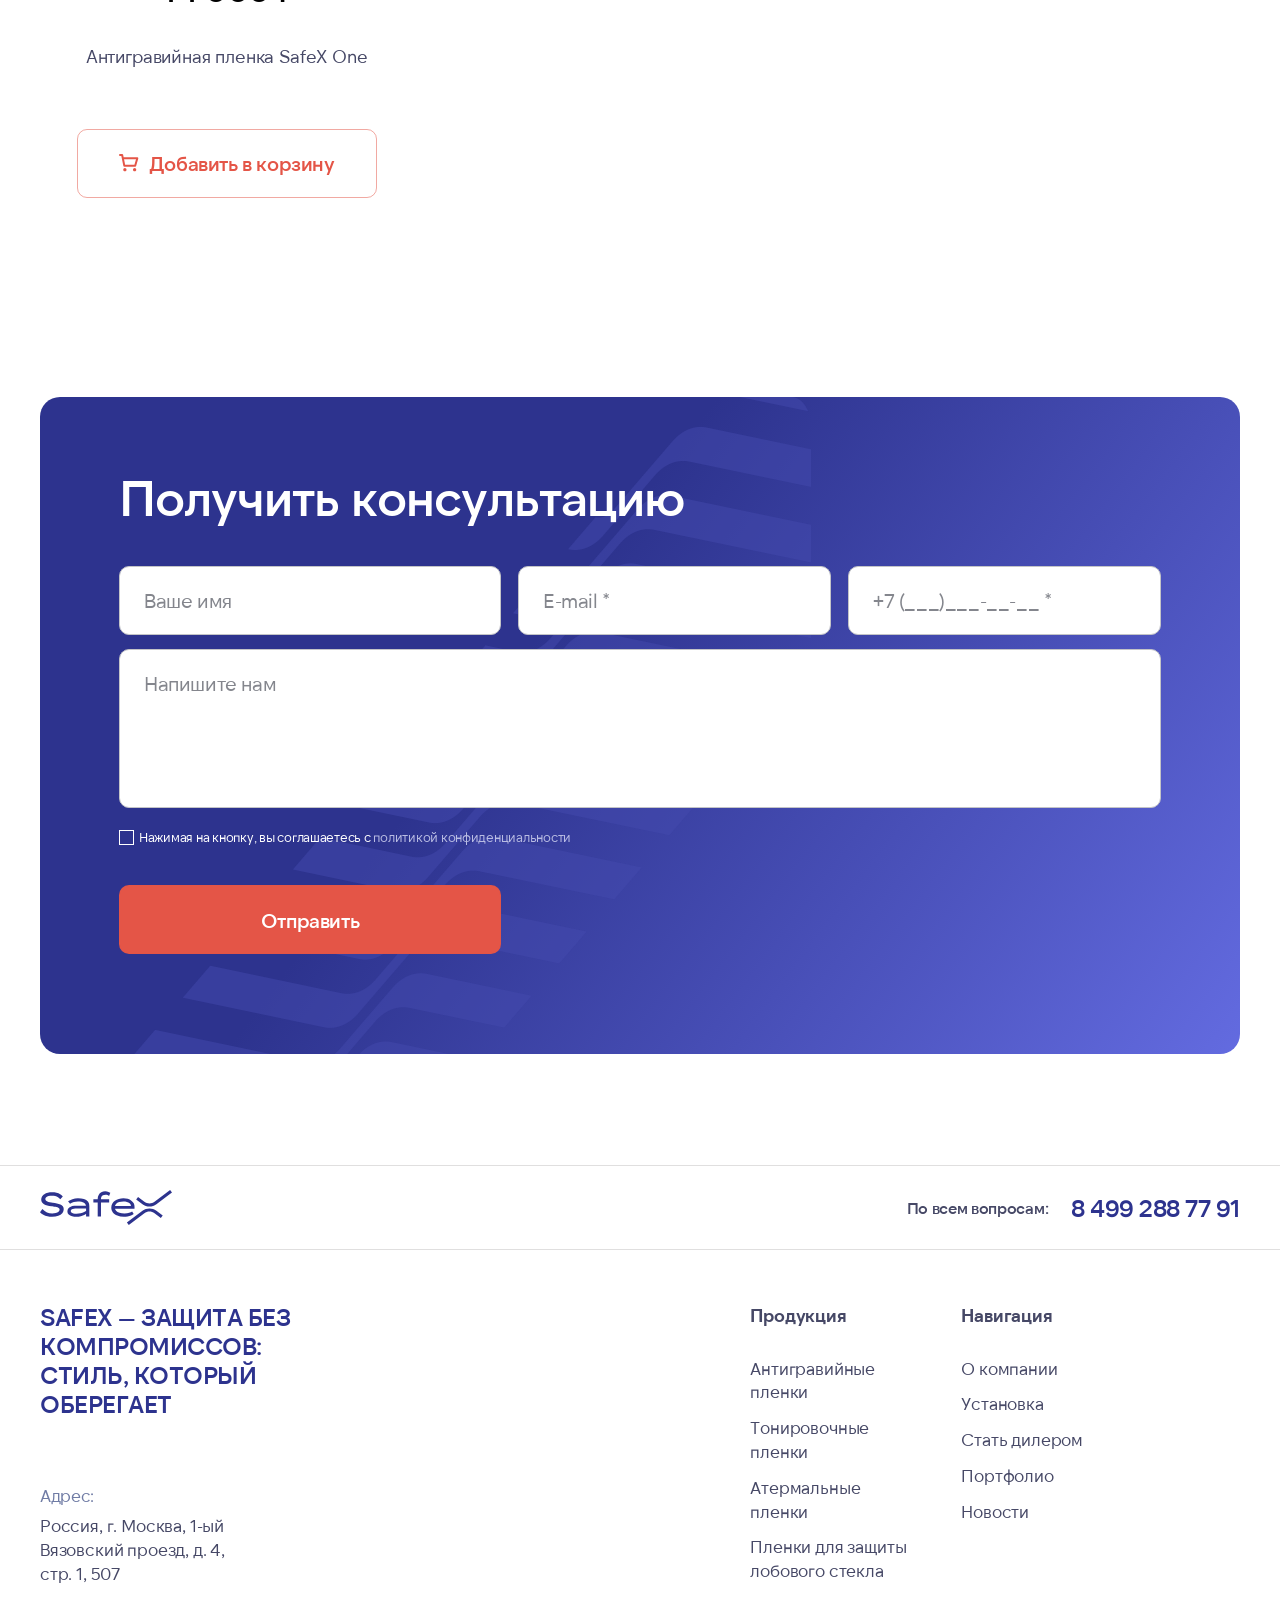
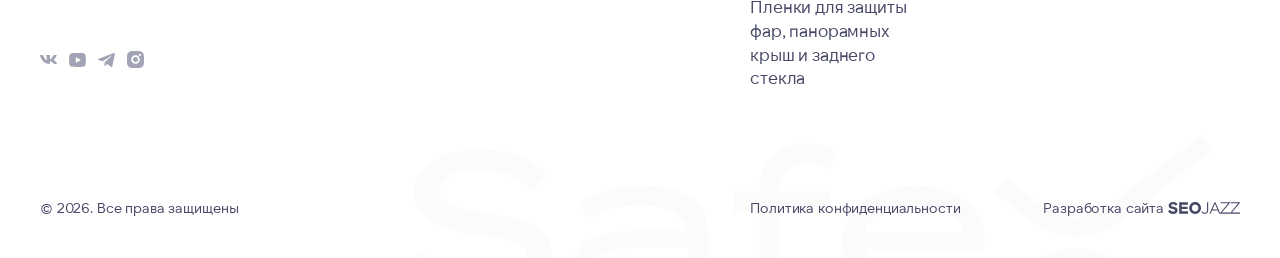
<file: catalog.html>
<!DOCTYPE html>
<html lang="ru">

<head>
	<meta charset="UTF-8">
	<meta name="viewport" content="width=device-width, initial-scale=1.0">

	<title>Каталог пленок SafeX — Защитные и декоративные решения для авто</title>
	<meta name="description" content="Большой выбор высококачественных пленок SafeX. Защитите свой автомобиль от сколов и царапин. Оформите заказ онлайн с доставкой.">

	<link rel="icon" href="favicon.ico" type="image/x-icon">
	<link rel="preload" href="src/fonts/NTSomic/NTSomic-Regular.woff2" as="font" type="font/woff2" crossorigin>
	<link rel="stylesheet" href="css/main.css">
</head>

<body>
	<header class="header">
		<div class="header__container container">
			<a class="header__logo" href="index.html">
				<img src="src/images/icons/logo.svg" alt="Логотип SafeX" width="132" height="35">
			</a>

			<nav class="header__nav nav">
				<p class="nav__title">Продукция</p>
				<ul class="nav__list nav__list--products">
					<li class="nav__item">
						<a class="nav__link" href="catalog.html">Антигравийные пленки</a>
					</li>
					<li class="nav__item">
						<a class="nav__link" href="catalog.html">Тонировочные пленки</a>
					</li>
					<li class="nav__item">
						<a class="nav__link" href="catalog.html">Атермальные пленки</a>
					</li>
					<li class="nav__item">
						<a class="nav__link" href="catalog.html">Пленки для защиты лобового стекла</a>
					</li>
					<li class="nav__item">
						<a class="nav__link" href="catalog.html">Пленки для защиты фар, панорамных крыш и заднего стекла</a>
					</li>
				</ul>

				<p class="nav__title">Навигация</p>
				<ul class="nav__list">
					<li class="nav__item">
						<a class="nav__link" href="about.html">О компании</a>
					</li>
					<li class="nav__item nav__item--catalog">
						<a class="nav__link" href="catalog.html">Продукция</a>
						<ul class="nav__sub-menu sub-menu">
							<li class="sub-menu__item">
								<a class="sub-menu__link" href="catalog.html">Антигравийные пленки</a>
							</li>
							<li class="sub-menu__item">
								<a class="sub-menu__link" href="catalog.html">Тонировочные пленки</a>
							</li>
							<li class="sub-menu__item">
								<a class="sub-menu__link" href="catalog.html">Атермальные пленки</a>
							</li>
							<li class="sub-menu__item">
								<a class="sub-menu__link" href="catalog.html">Пленки для защиты лобового стекла</a>
							</li>
							<li class="sub-menu__item">
								<a class="sub-menu__link" href="catalog.html">Для защиты фар, крыши и заднего стекла</a>
							</li>
						</ul>
					</li>
					<li class="nav__item">
						<a class="nav__link" href="dealer.html">Стать дилером</a>
					</li>
					<li class="nav__item">
						<a class="nav__link" href="portfolio.html">Портфолио</a>
					</li>
					<li class="nav__item">
						<a class="nav__link" href="news.html">Новости</a>
					</li>
					<li class="nav__item">
						<a class="nav__link" href="centers.html">Где купить</a>
					</li>
					<li class="nav__item">
						<a class="nav__link" href="contacts.html">Контакты</a>
					</li>
					<li class="nav__item nav__item--search header-search">
						<form class="header-search__form" id="search-form" role="search" action="/" method="get">
							<input class="header-search__input" type="text" name="search" placeholder="Поиск по сайту" aria-label="Введите запрос">
							<button class="header-search__close" type="reset" aria-label="Очистить поиск"></button>
						</form>
						<button class="nav__link nav__link--search header-search__btn" form="search-form" type="submit" aria-label="Начать поиск"></button>
					</li>
				</ul>
			</nav>

			<a class="header__phone" href="tel:+74992887791" aria-label="Позвонить нам">8 499 288 77 91</a>

			<div class="header__actions">
				<a class="header__cart" href="cart.html" aria-label="Перейти в корзину">
					<span class="header__cart-count">2</span>
				</a>
				<div class="header__popup cart-popup" id="cart-popup">
					<div class="cart-popup__image">
						<img src="src/images/product-1.png" alt="Пленка SafeX Flex">
					</div>
					<p class="cart-popup__name">SafeX Flex</p>
					<a class="cart-popup__btn" href="cart.html">В корзину</a>
				</div>
				<button class="header__menu" aria-label="Открыть меню" type="button"></button>
			</div>
		</div>
	</header>

	<main class="shop-page">
		<nav class="shop-page__breadcrumbs breadcrumbs container" aria-label="Хлебные крошки">
			<ul class="breadcrumbs__list">
				<li class="breadcrumbs__item">
					<a class="breadcrumbs__link" href="index.html">Главная</a>
				</li>
				<li class="breadcrumbs__item">
					<span class="breadcrumbs__current" aria-current="page">Продукция</span>
				</li>
			</ul>
		</nav>

		<div class="shop-page__products container container--wider">
			<h1 class="shop-page__title">Продукция</h1>
			<section class="shop-page__filter shop-filter">
				<h2 class="visually-hidden">Фильтр товаров</h2>
				<ul class="shop-filter__list">
					<li class="shop-filter__item">
						<a class="shop-filter__btn is-active" href="catalog.html" style="background-image: url('src/images/film-1.png');">
							<span class="shop-filter__text">Антигравийные пленки</span>
						</a>
					</li>
					<li class="shop-filter__item">
						<a class="shop-filter__btn" href="catalog.html" style="background-image: url('src/images/film-2.png');">
							<span class="shop-filter__text">Тонировочные пленки</span>
						</a>
					</li>
					<li class="shop-filter__item">
						<a class="shop-filter__btn" href="catalog.html" style="background-image: url('src/images/film-3.png');">
							<span class="shop-filter__text">Атермальные пленки</span>
						</a>
					</li>
					<li class="shop-filter__item">
						<a class="shop-filter__btn" href="catalog.html" style="background-image: url('src/images/film-4.png');">
							<span class="shop-filter__text">Пленки для защиты лобового стекла</span>
						</a>
					</li>
					<li class="shop-filter__item">
						<a class="shop-filter__btn" href="catalog.html" style="background-image: url('src/images/film-5.png');">
							<span class="shop-filter__text">Для защиты фар, крыши и заднего стекла</span>
						</a>
					</li>
				</ul>
			</section>

			<section class="shop-page__list">
				<h2 class="visually-hidden">Список товаров</h2>
				<article class="product-card">
					<div class="product-card__image">
						<img src="src/images/product-1.png" alt="SafeX Flex" width="373" height="210" loading="lazy">
					</div>
					<div class="product-card__info">
						<h3 class="product-card__title">
							<a class="product-card__link" href="single-product.html">SafeX Flex</a>
						</h3>
						<div class="product-card__price">32 000 ₽</div>
					</div>
					<p class="product-card__desc">Антигравийная пленка SafeX Flex</p>
					<button class="product-card__btn" type="button">
						<span>Добавить в корзину</span>
					</button>
				</article>
				<article class="product-card">
					<div class="product-card__image">
						<img src="src/images/product-2.png" alt="SafeX Flex" width="373" height="210" loading="lazy">
					</div>
					<div class="product-card__info">
						<h3 class="product-card__title">
							<a class="product-card__link" href="single-product.html">SafeX Base</a>
						</h3>
						<div class="product-card__price">28 000 ₽</div>
					</div>
					<p class="product-card__desc">Антигравийная пленка SafeX Base</p>
					<button class="product-card__btn" type="button">
						<span>Добавить в корзину</span>
					</button>
				</article>
				<article class="product-card">
					<div class="product-card__image">
						<img src="src/images/product-1.png" alt="SafeX Flex" width="373" height="210" loading="lazy">
					</div>
					<div class="product-card__info">
						<h3 class="product-card__title">
							<a class="product-card__link" href="single-product.html">SafeX Ultra</a>
						</h3>
						<div class="product-card__price">44 000 ₽</div>
					</div>
					<p class="product-card__desc">Антигравийная пленка SafeX Ultra</p>
					<button class="product-card__btn" type="button">
						<span>Добавить в корзину</span>
					</button>
				</article>
				<article class="product-card">
					<div class="product-card__image">
						<img src="src/images/product-1.png" alt="SafeX Flex" width="373" height="210" loading="lazy">
					</div>
					<div class="product-card__info">
						<h3 class="product-card__title">
							<a class="product-card__link" href="single-product.html">SafeX One</a>
						</h3>
						<div class="product-card__price">44 000 ₽</div>
					</div>
					<p class="product-card__desc">Антигравийная пленка SafeX One</p>
					<button class="product-card__btn" type="button">
						<span>Добавить в корзину</span>
					</button>
				</article>
			</section>
		</div>

		<div class="container">
			<section class="consultation">
				<div class="consultation__wrapper">
					<div class="consultation__content">
						<h2 class="consultation__title">Получить консультацию</h2>
						<form class="consultation__form form form--small" id="consultation-form" action="#">
							<input class="form__field" name="user_name" placeholder="Ваше имя" type="text">
							<input class="form__field" name="user_email" placeholder="E-mail *" type="email" required>
							<input class="form__field" name="user_phone" placeholder="+7 (___)___-__-__ *" type="tel" required>
							<textarea class="form__field form__field--full form__field--textarea" name="user_message" placeholder="Напишите нам"></textarea>
							<label class="consultation__agreement form__control form__control--checkbox form__control--full">
								<input class="visually-hidden" type="checkbox" name="policy_agreement" required>
								<span class="form__desc">
									Нажимая на кнопку, вы соглашаетесь с <a class="form__link" href="#">политикой конфиденциальности</a>
								</span>
							</label>
							<button class="consultation__btn" type="submit">Отправить</button>
						</form>
					</div>
				</div>
			</section>
		</div>
	</main>

	<footer class="footer">
		<div class="footer__header">
			<div class="footer__header-container container">
				<a class="footer__logo" href="index.html">
					<img src="src/images/icons/logo.svg" alt="Логотип SafeX" width="132" height="35">
				</a>
				<div class="footer__contact">
					<span class="footer__text">По всем вопросам:</span>
					<a class="footer__phone" href="tel:+74992887791" aria-label="Позвонить нам">8 499 288 77 91</a>
				</div>
			</div>
		</div>

		<div class="footer__body container">
			<div class="footer__content">
				<p class="footer__slogan">SafeX — защита без компромиссов: стиль, который оберегает</p>
				<div class="footer__info">
					<div class="footer__office">
						<span class="footer__label">Адрес:</span>
						<address class="footer__address">Россия, г. Москва, 1-ый Вязовский проезд, д. 4, стр. 1, 507</address>
					</div>
					<ul class="footer__socials socials">
						<li class="socials__item">
							<a class="socials__link socials__link--vk" href="#" aria-label="Перейти в Вконтакте"></a>
						</li>
						<li class="socials__item">
							<a class="socials__link socials__link--yt" href="#" aria-label="Перейти в YouTube"></a>
						</li>
						<li class="socials__item">
							<a class="socials__link socials__link--tg" href="#" aria-label="Перейти в Telegram"></a>
						</li>
						<li class="socials__item">
							<a class="socials__link socials__link--in" href="#" aria-label="Перейти в Instagram"></a>
						</li>
					</ul>
				</div>

				<nav class="footer__nav">
					<div class="footer__nav-group">
						<h2 class="footer__title">Продукция</h2>
						<ul class="footer__list">
							<li class="footer__item">
								<a class="footer__link" href="catalog.html">Антигравийные пленки</a>
							</li>
							<li class="footer__item">
								<a class="footer__link" href="catalog.html">Тонировочные пленки</a>
							</li>
							<li class="footer__item">
								<a class="footer__link" href="catalog.html">Атермальные пленки</a>
							</li>
							<li class="footer__item">
								<a class="footer__link" href="catalog.html">Пленки для защиты лобового стекла</a>
							</li>
							<li class="footer__item">
								<a class="footer__link" href="catalog.html">Пленки для защиты фар, панорамных крыш и заднего стекла</a>
							</li>
						</ul>
					</div>
					<div class="footer__nav-group">
						<h2 class="footer__title">Навигация</h2>
						<ul class="footer__list">
							<li class="footer__item">
								<a class="footer__link" href="about.html">О компании</a>
							</li>
							<li class="footer__item">
								<a class="footer__link" href="offices.html">Установка</a>
							</li>
							<li class="footer__item">
								<a class="footer__link" href="dealer.html">Стать дилером</a>
							</li>
							<li class="footer__item">
								<a class="footer__link" href="portfolio.html">Портфолио</a>
							</li>
							<li class="footer__item">
								<a class="footer__link" href="news.html">Новости</a>
							</li>
						</ul>
					</div>
				</nav>
			</div>

			<div class="footer__bottom">
				<p class="footer__copy">© 2026. Все права защищены</p>
				<div class="footer__legal">
					<a class="footer__legal-link" href="#">Политика конфиденциальности</a>
					<a class="footer__legal-link footer__legal-link--seojazz" href="#">Разработка сайта</a>
				</div>
			</div>
		</div>
	</footer>

	<div class="modal" id="modal-consultation">
		<div class="modal__content">
			<button class="modal__close" type="button" aria-label="Закрыть окно"></button>

			<div class="modal__step modal__step--success is-active" id="modal-step-success">
				<p class="modal__title">Спасибо!</p>
				<p class="modal__text">Ваша заявка принята! Мы свяжемся с вами
					в ближайшее время</p>
			</div>
		</div>
	</div>

	<script src="js/main.js" defer></script>
</body>

</html>
</file>
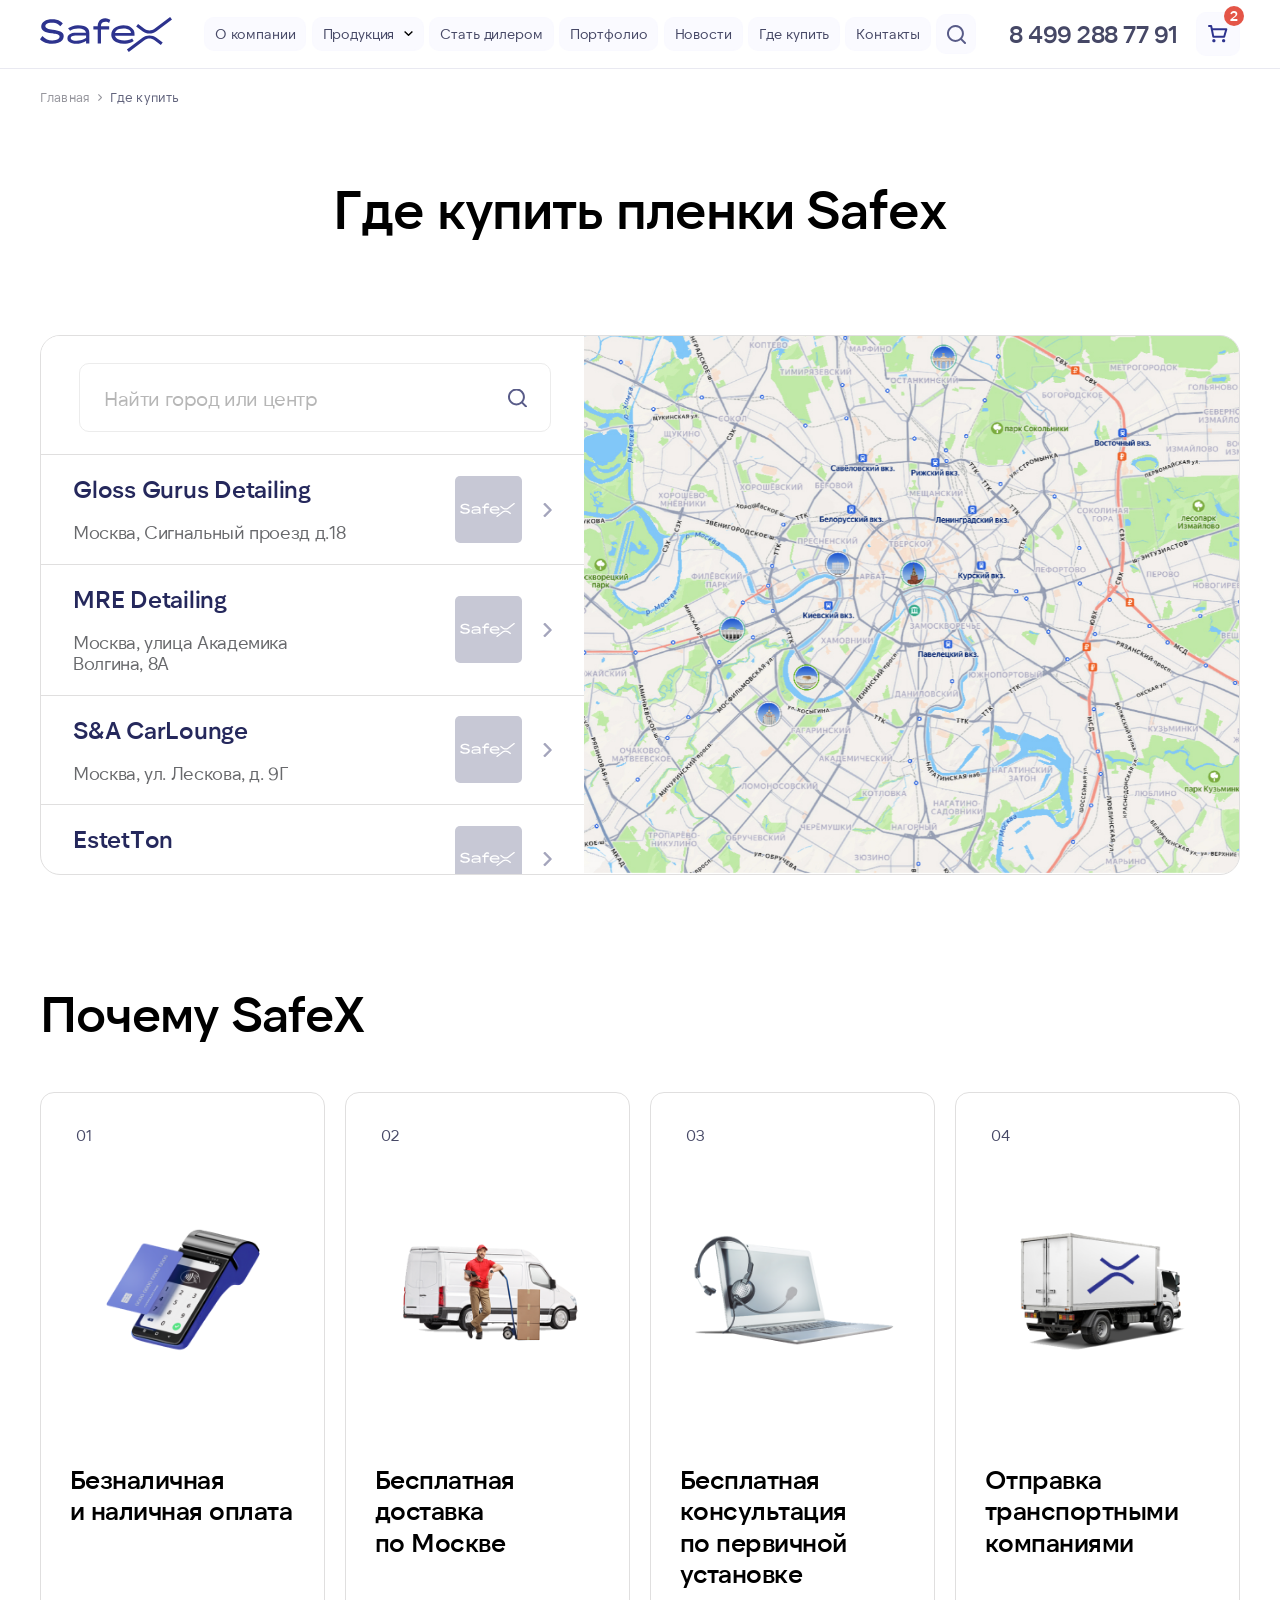
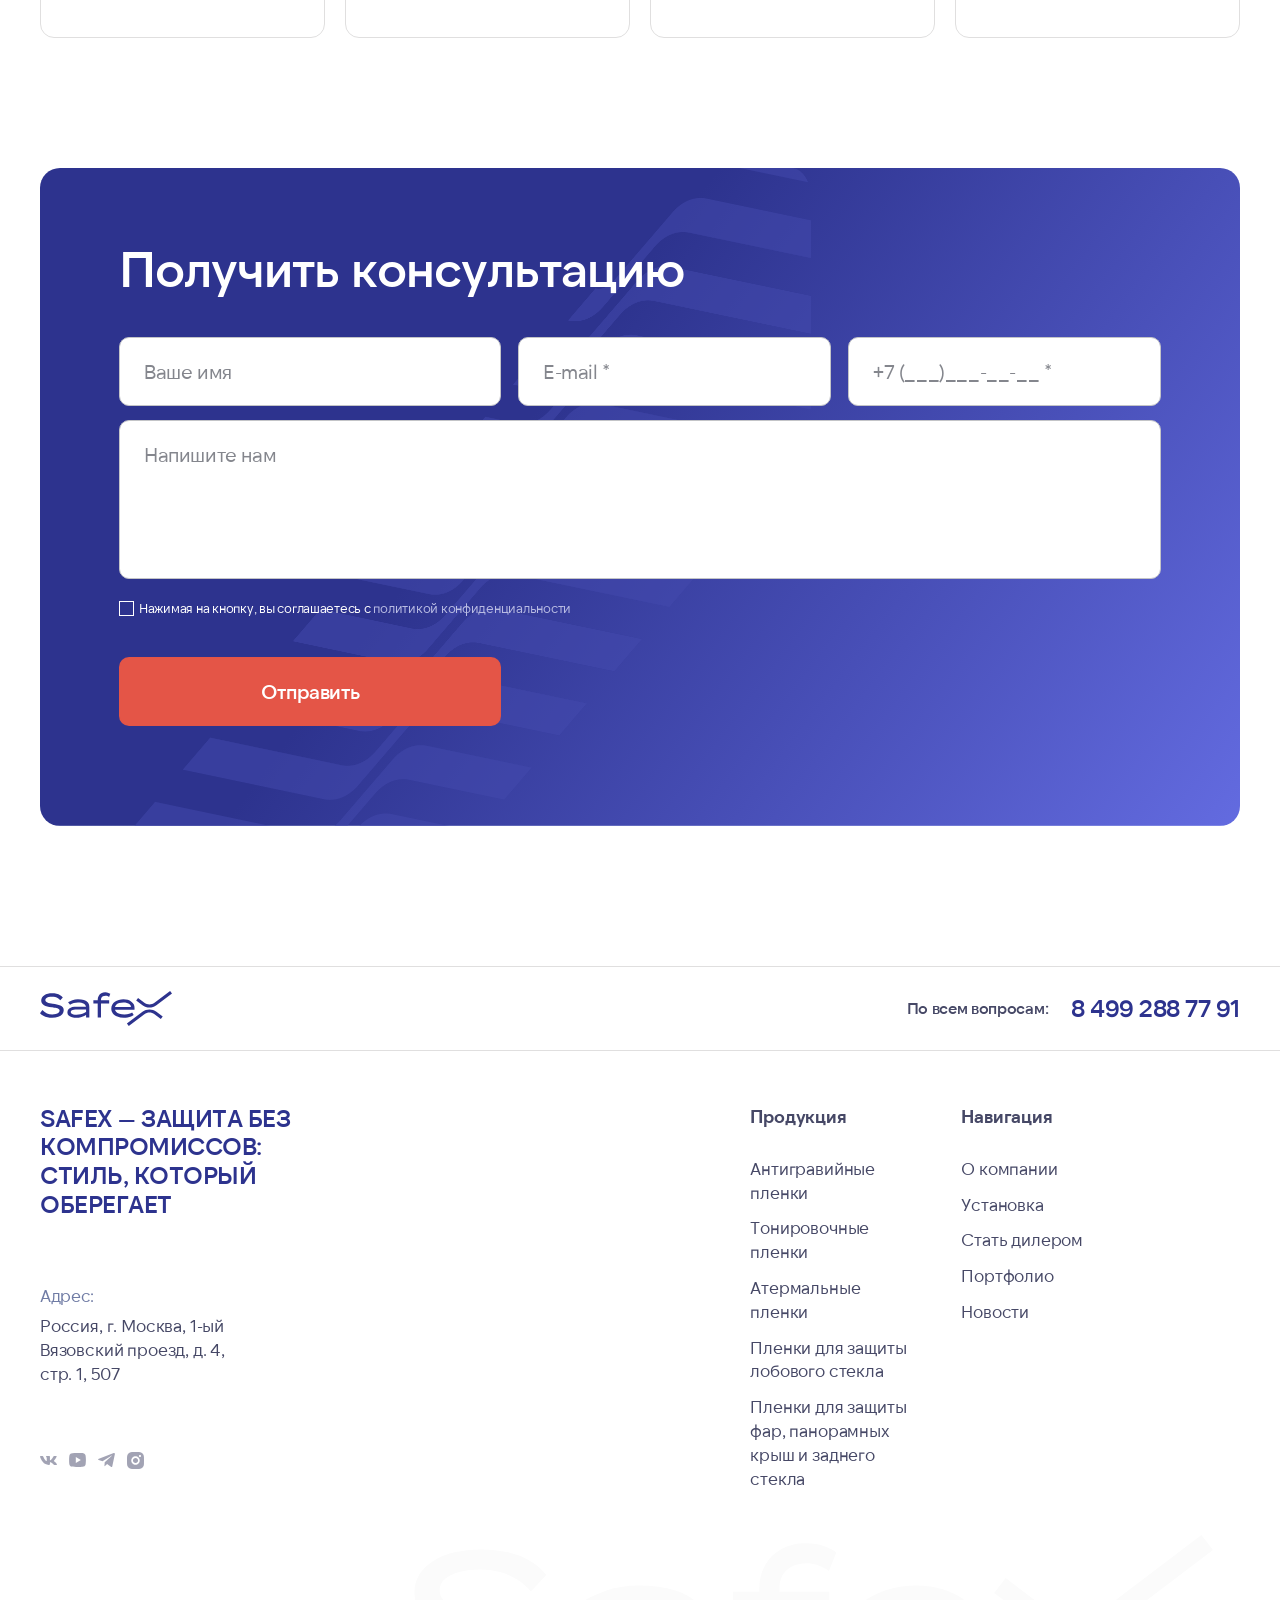
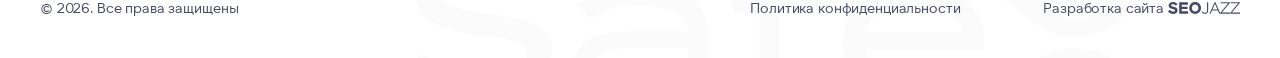
<file: centers.html>
<!DOCTYPE html>
<html lang="ru">

<head>
	<meta charset="UTF-8">
	<meta name="viewport" content="width=device-width, initial-scale=1.0">

	<title>Где купить пленку SafeX — Адреса магазинов и центров установки</title>
	<meta name="description" content="Найдите ближайший официальный офис продаж или сертифицированный установочный центр SafeX в вашем городе. Профессиональный сервис и гарантия.">

	<link rel="icon" href="favicon.ico" type="image/x-icon">
	<link rel="preload" href="src/fonts/NTSomic/NTSomic-Regular.woff2" as="font" type="font/woff2" crossorigin>
	<link rel="stylesheet" href="css/main.css">
</head>

<body>
	<header class="header">
		<div class="header__container container">
			<a class="header__logo" href="index.html">
				<img src="src/images/icons/logo.svg" alt="Логотип SafeX" width="132" height="35">
			</a>

			<nav class="header__nav nav">
				<p class="nav__title">Продукция</p>
				<ul class="nav__list nav__list--products">
					<li class="nav__item">
						<a class="nav__link" href="catalog.html">Антигравийные пленки</a>
					</li>
					<li class="nav__item">
						<a class="nav__link" href="catalog.html">Тонировочные пленки</a>
					</li>
					<li class="nav__item">
						<a class="nav__link" href="catalog.html">Атермальные пленки</a>
					</li>
					<li class="nav__item">
						<a class="nav__link" href="catalog.html">Пленки для защиты лобового стекла</a>
					</li>
					<li class="nav__item">
						<a class="nav__link" href="catalog.html">Пленки для защиты фар, панорамных крыш и заднего стекла</a>
					</li>
				</ul>

				<p class="nav__title">Навигация</p>
				<ul class="nav__list">
					<li class="nav__item">
						<a class="nav__link" href="about.html">О компании</a>
					</li>
					<li class="nav__item nav__item--catalog">
						<a class="nav__link" href="catalog.html">Продукция</a>
						<ul class="nav__sub-menu sub-menu">
							<li class="sub-menu__item">
								<a class="sub-menu__link" href="catalog.html">Антигравийные пленки</a>
							</li>
							<li class="sub-menu__item">
								<a class="sub-menu__link" href="catalog.html">Тонировочные пленки</a>
							</li>
							<li class="sub-menu__item">
								<a class="sub-menu__link" href="catalog.html">Атермальные пленки</a>
							</li>
							<li class="sub-menu__item">
								<a class="sub-menu__link" href="catalog.html">Пленки для защиты лобового стекла</a>
							</li>
							<li class="sub-menu__item">
								<a class="sub-menu__link" href="catalog.html">Для защиты фар, крыши и заднего стекла</a>
							</li>
						</ul>
					</li>
					<li class="nav__item">
						<a class="nav__link" href="dealer.html">Стать дилером</a>
					</li>
					<li class="nav__item">
						<a class="nav__link" href="portfolio.html">Портфолио</a>
					</li>
					<li class="nav__item">
						<a class="nav__link" href="news.html">Новости</a>
					</li>
					<li class="nav__item">
						<a class="nav__link" href="centers.html">Где купить</a>
					</li>
					<li class="nav__item">
						<a class="nav__link" href="contacts.html">Контакты</a>
					</li>
					<li class="nav__item nav__item--search header-search">
						<form class="header-search__form" id="search-form" role="search" action="/" method="get">
							<input class="header-search__input" type="text" name="search" placeholder="Поиск по сайту" aria-label="Введите запрос">
							<button class="header-search__close" type="reset" aria-label="Очистить поиск"></button>
						</form>
						<button class="nav__link nav__link--search header-search__btn" form="search-form" type="submit" aria-label="Начать поиск"></button>
					</li>
				</ul>
			</nav>

			<a class="header__phone" href="tel:+74992887791" aria-label="Позвонить нам">8 499 288 77 91</a>

			<div class="header__actions">
				<a class="header__cart" href="cart.html" aria-label="Перейти в корзину">
					<span class="header__cart-count">2</span>
				</a>
				<button class="header__menu" aria-label="Открыть меню" type="button"></button>
			</div>
		</div>
	</header>

	<main class="locations-page container">
		<nav class="breadcrumbs" aria-label="Хлебные крошки">
			<ul class="breadcrumbs__list">
				<li class="breadcrumbs__item">
					<a class="breadcrumbs__link" href="index.html">Главная</a>
				</li>
				<li class="breadcrumbs__item">
					<span class="breadcrumbs__current" aria-current="page">Где купить</span>
				</li>
			</ul>
		</nav>

		<h1 class="locations-page__title">Где купить пленки Safex</h1>

		<div class="locations-page__content locations locations--linked">
			<div class="locations__menu">
				<div class="locations__header">
					<label class="visually-hidden" for="city-search">Найти город или центр</label>
					<form class="locations__search" role="search" action="/" method="get">
						<div class="locations__search-wrapper">
							<input class="locations__search-field" id="city-search" name="search" type="text" placeholder="Найти город или центр" aria-label="Введите запрос" autocomplete="off">
							<button class="locations__search-clear" type="reset" aria-label="Очистить поиск"></button>
							<button class="locations__search-submit" type="submit" aria-label="Найти"></button>
						</div>
						<ul class="locations__suggestions" id="search-results">
							<li class="locations__suggestions-item">
								<button class="locations__suggestions-btn is-active" type="button">Москва</button>
							</li>
							<li class="locations__suggestions-item">
								<button class="locations__suggestions-btn" type="button">Санкт-Петербург</button>
							</li>
							<li class="locations__suggestions-item">
								<button class="locations__suggestions-btn" type="button">Алматы</button>
							</li>
							<li class="locations__suggestions-item">
								<button class="locations__suggestions-btn" type="button">Краснодар</button>
							</li>
						</ul>
					</form>
				</div>
				<ul class="locations__list">
					<li class="locations__item">
						<a class="locations__btn" href="single-office.html">
							<p class="locations__name">Gloss Gurus Detailing</p>
							<address class="locations__address">Москва, Сигнальный проезд д.18</address>
						</a>
					</li>
					<li class="locations__item">
						<a class="locations__btn" href="single-office.html">
							<p class="locations__name">MRE Detailing</p>
							<address class="locations__address">Москва, улица Академика Волгина,&nbsp;8А </address>
						</a>
					</li>
					<li class="locations__item">
						<a class="locations__btn" href="single-office.html">
							<p class="locations__name">S&A CarLounge</p>
							<address class="locations__address">Москва, ул. Лескова, д. 9Г</address>
						</a>
					</li>
					<li class="locations__item">
						<a class="locations__btn" href="single-office.html">
							<p class="locations__name">EstetTon</p>
							<address class="locations__address">Москва, ул. Братиславская д. 26</address>
						</a>
					</li>
					<li class="locations__item">
						<a class="locations__btn" href="single-office.html">
							<p class="locations__name">Tonirovanie_Pro</p>
							<address class="locations__address">Москва, ул. Маршала Прошлякова 14к2</address>
						</a>
					</li>
					<li class="locations__item">
						<a class="locations__btn" href="single-office.html">
							<p class="locations__name">АвтоБезЗабот</p>
							<address class="locations__address">Москва, 5-ый Донской проезд,
								дом 19</address>
						</a>
					</li>
					<li class="locations__item">
						<a class="locations__btn" href="single-office.html">
							<p class="locations__name">PPF Store Moscow</p>
							<address class="locations__address">Москва, ул. Кунаева, д. 129</address>
						</a>
					</li>
				</ul>
			</div>
			<div class="locations__map" id="map"></div>
		</div>

		<section class="locations-page__benefits benefits">
			<h2 class="benefits__title">Почему SafeX</h2>
			<ul class="benefits__list">
				<li class="benefits__item benefits__item--payment">
					<p class="benefits__text">
						Безналичная<br>
						и наличная оплата
					</p>
				</li>
				<li class="benefits__item benefits__item--delivery">
					<p class="benefits__text">
						Бесплатная доставка<br>
						по Москве
					</p>
				</li>
				<li class="benefits__item benefits__item--consultation">
					<p class="benefits__text">
						Бесплатная консультация<br>
						по первичной установке
					</p>
				</li>
				<li class="benefits__item benefits__item--sending">
					<p class="benefits__text">
						Отправка транспортными<br>
						компаниями
					</p>
				</li>
			</ul>
		</section>

		<section class="locations-page__consultation consultation">
			<div class="consultation__wrapper">
				<div class="consultation__content">
					<h2 class="consultation__title">Получить консультацию</h2>
					<form class="consultation__form form form--small" id="consultation-form" action="#">
						<input class="form__field" name="user_name" placeholder="Ваше имя" type="text">
						<input class="form__field" name="user_email" placeholder="E-mail *" type="email" required>
						<input class="form__field" name="user_phone" placeholder="+7 (___)___-__-__ *" type="tel" required>
						<textarea class="form__field form__field--full form__field--textarea" name="user_message" placeholder="Напишите нам"></textarea>
						<label class="consultation__agreement form__control form__control--checkbox form__control--full">
							<input class="visually-hidden" type="checkbox" name="policy_agreement" required>
							<span class="form__desc">
								Нажимая на кнопку, вы соглашаетесь с <a class="form__link" href="#">политикой конфиденциальности</a>
							</span>
						</label>
						<button class="consultation__btn" type="submit">Отправить</button>
					</form>
				</div>
			</div>
		</section>
	</main>

	<footer class="footer">
		<div class="footer__header">
			<div class="footer__header-container container">
				<a class="footer__logo" href="index.html">
					<img src="src/images/icons/logo.svg" alt="Логотип SafeX" width="132" height="35">
				</a>
				<div class="footer__contact">
					<span class="footer__text">По всем вопросам:</span>
					<a class="footer__phone" href="tel:+74992887791" aria-label="Позвонить нам">8 499 288 77 91</a>
				</div>
			</div>
		</div>

		<div class="footer__body container">
			<div class="footer__content">
				<p class="footer__slogan">SafeX — защита без компромиссов: стиль, который оберегает</p>
				<div class="footer__info">
					<div class="footer__office">
						<span class="footer__label">Адрес:</span>
						<address class="footer__address">Россия, г. Москва, 1-ый Вязовский проезд, д. 4, стр. 1, 507</address>
					</div>
					<ul class="footer__socials socials">
						<li class="socials__item">
							<a class="socials__link socials__link--vk" href="#" aria-label="Перейти в Вконтакте"></a>
						</li>
						<li class="socials__item">
							<a class="socials__link socials__link--yt" href="#" aria-label="Перейти в YouTube"></a>
						</li>
						<li class="socials__item">
							<a class="socials__link socials__link--tg" href="#" aria-label="Перейти в Telegram"></a>
						</li>
						<li class="socials__item">
							<a class="socials__link socials__link--in" href="#" aria-label="Перейти в Instagram"></a>
						</li>
					</ul>
				</div>

				<nav class="footer__nav">
					<div class="footer__nav-group">
						<h2 class="footer__title">Продукция</h2>
						<ul class="footer__list">
							<li class="footer__item">
								<a class="footer__link" href="catalog.html">Антигравийные пленки</a>
							</li>
							<li class="footer__item">
								<a class="footer__link" href="catalog.html">Тонировочные пленки</a>
							</li>
							<li class="footer__item">
								<a class="footer__link" href="catalog.html">Атермальные пленки</a>
							</li>
							<li class="footer__item">
								<a class="footer__link" href="catalog.html">Пленки для защиты лобового стекла</a>
							</li>
							<li class="footer__item">
								<a class="footer__link" href="catalog.html">Пленки для защиты фар, панорамных крыш и заднего стекла</a>
							</li>
						</ul>
					</div>
					<div class="footer__nav-group">
						<h2 class="footer__title">Навигация</h2>
						<ul class="footer__list">
							<li class="footer__item">
								<a class="footer__link" href="about.html">О компании</a>
							</li>
							<li class="footer__item">
								<a class="footer__link" href="offices.html">Установка</a>
							</li>
							<li class="footer__item">
								<a class="footer__link" href="dealer.html">Стать дилером</a>
							</li>
							<li class="footer__item">
								<a class="footer__link" href="portfolio.html">Портфолио</a>
							</li>
							<li class="footer__item">
								<a class="footer__link" href="news.html">Новости</a>
							</li>
						</ul>
					</div>
				</nav>
			</div>

			<div class="footer__bottom">
				<p class="footer__copy">© 2026. Все права защищены</p>
				<div class="footer__legal">
					<a class="footer__legal-link" href="#">Политика конфиденциальности</a>
					<a class="footer__legal-link footer__legal-link--seojazz" href="#">Разработка сайта</a>
				</div>
			</div>
		</div>
	</footer>

	<div class="modal" id="modal-consultation">
		<div class="modal__content">
			<button class="modal__close" type="button" aria-label="Закрыть окно"></button>

			<div class="modal__step modal__step--success is-active" id="modal-step-success">
				<p class="modal__title">Спасибо!</p>
				<p class="modal__text">Ваша заявка принята! Мы свяжемся с вами
					в ближайшее время</p>
			</div>
		</div>
	</div>

	<script src="js/main.js" defer></script>
</body>

</html>
</file>
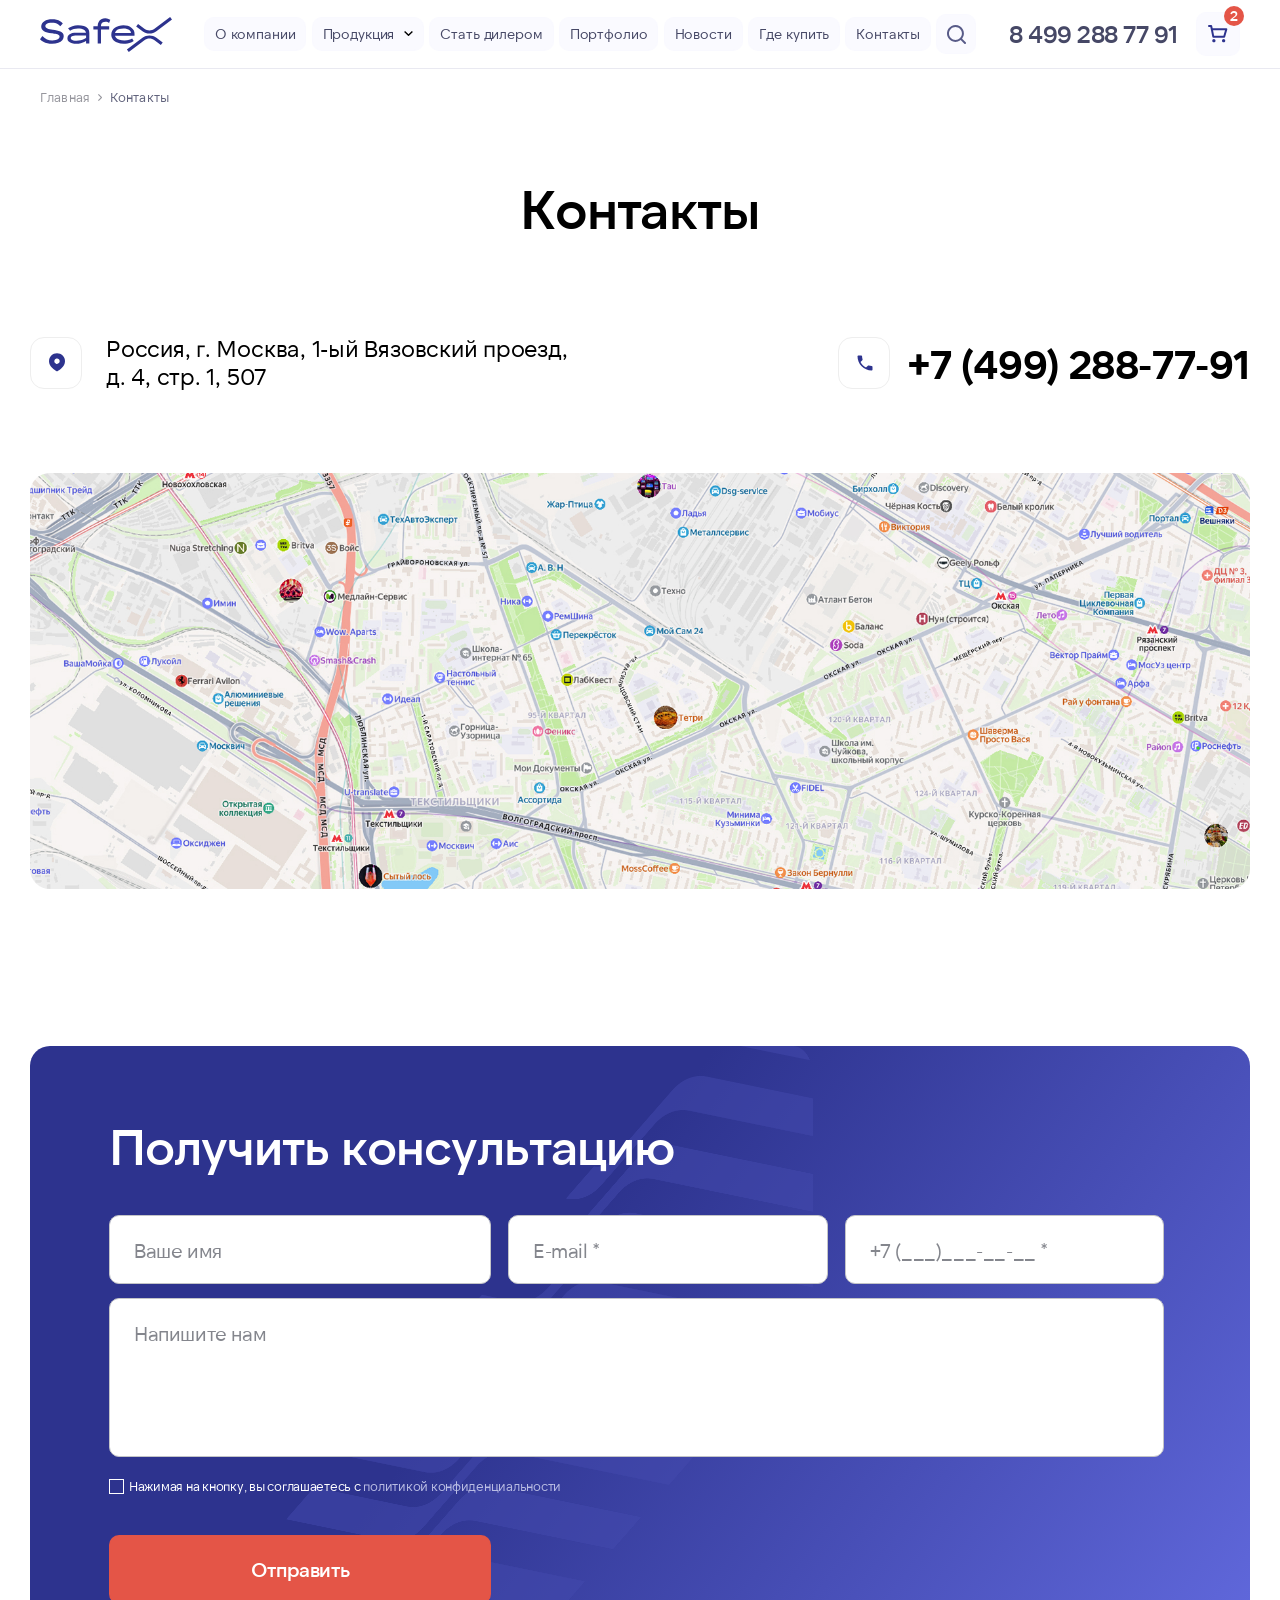
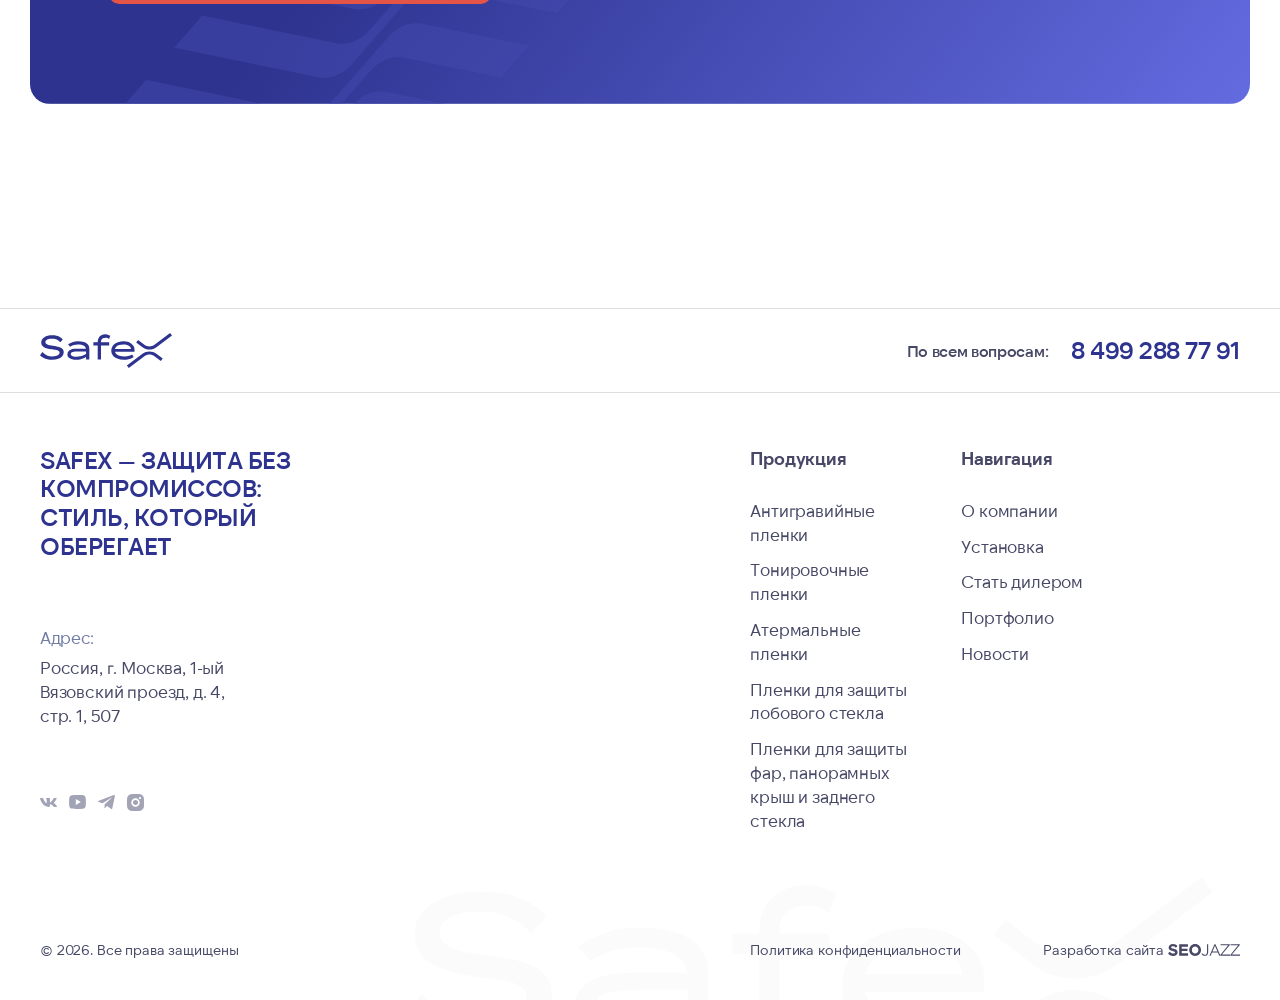
<file: contacts.html>
<!DOCTYPE html>
<html lang="ru">

<head>
	<meta charset="UTF-8">
	<meta name="viewport" content="width=device-width, initial-scale=1.0">

	<title>Контакты SafeX — Свяжитесь с нами для консультации и заказа</title>
	<meta name="description" content="Адрес офиса, номера телефонов и электронная почта компании SafeX. Мы ответим на любые вопросы по выбору и покупке защитных пленок.">

	<link rel="icon" href="favicon.ico" type="image/x-icon">
	<link rel="preload" href="src/fonts/NTSomic/NTSomic-Regular.woff2" as="font" type="font/woff2" crossorigin>
	<link rel="stylesheet" href="css/main.css">
</head>

<body>
	<header class="header">
		<div class="header__container container">
			<a class="header__logo" href="index.html">
				<img src="src/images/icons/logo.svg" alt="Логотип SafeX" width="132" height="35">
			</a>

			<nav class="header__nav nav">
				<p class="nav__title">Продукция</p>
				<ul class="nav__list nav__list--products">
					<li class="nav__item">
						<a class="nav__link" href="catalog.html">Антигравийные пленки</a>
					</li>
					<li class="nav__item">
						<a class="nav__link" href="catalog.html">Тонировочные пленки</a>
					</li>
					<li class="nav__item">
						<a class="nav__link" href="catalog.html">Атермальные пленки</a>
					</li>
					<li class="nav__item">
						<a class="nav__link" href="catalog.html">Пленки для защиты лобового стекла</a>
					</li>
					<li class="nav__item">
						<a class="nav__link" href="catalog.html">Пленки для защиты фар, панорамных крыш и заднего стекла</a>
					</li>
				</ul>

				<p class="nav__title">Навигация</p>
				<ul class="nav__list">
					<li class="nav__item">
						<a class="nav__link" href="about.html">О компании</a>
					</li>
					<li class="nav__item nav__item--catalog">
						<a class="nav__link" href="catalog.html">Продукция</a>
						<ul class="nav__sub-menu sub-menu">
							<li class="sub-menu__item">
								<a class="sub-menu__link" href="catalog.html">Антигравийные пленки</a>
							</li>
							<li class="sub-menu__item">
								<a class="sub-menu__link" href="catalog.html">Тонировочные пленки</a>
							</li>
							<li class="sub-menu__item">
								<a class="sub-menu__link" href="catalog.html">Атермальные пленки</a>
							</li>
							<li class="sub-menu__item">
								<a class="sub-menu__link" href="catalog.html">Пленки для защиты лобового стекла</a>
							</li>
							<li class="sub-menu__item">
								<a class="sub-menu__link" href="catalog.html">Для защиты фар, крыши и заднего стекла</a>
							</li>
						</ul>
					</li>
					<li class="nav__item">
						<a class="nav__link" href="dealer.html">Стать дилером</a>
					</li>
					<li class="nav__item">
						<a class="nav__link" href="portfolio.html">Портфолио</a>
					</li>
					<li class="nav__item">
						<a class="nav__link" href="news.html">Новости</a>
					</li>
					<li class="nav__item">
						<a class="nav__link" href="centers.html">Где купить</a>
					</li>
					<li class="nav__item">
						<a class="nav__link" href="contacts.html">Контакты</a>
					</li>
					<li class="nav__item nav__item--search header-search">
						<form class="header-search__form" id="search-form" role="search" action="/" method="get">
							<input class="header-search__input" type="text" name="search" placeholder="Поиск по сайту" aria-label="Введите запрос">
							<button class="header-search__close" type="reset" aria-label="Очистить поиск"></button>
						</form>
						<button class="nav__link nav__link--search header-search__btn" form="search-form" type="submit" aria-label="Начать поиск"></button>
					</li>
				</ul>
			</nav>

			<a class="header__phone" href="tel:+74992887791" aria-label="Позвонить нам">8 499 288 77 91</a>

			<div class="header__actions">
				<a class="header__cart" href="cart.html" aria-label="Перейти в корзину">
					<span class="header__cart-count">2</span>
				</a>
				<button class="header__menu" aria-label="Открыть меню" type="button"></button>
			</div>
		</div>
	</header>

	<main class="contacts-page">
		<nav class="breadcrumbs container" aria-label="Хлебные крошки">
			<ul class="breadcrumbs__list">
				<li class="breadcrumbs__item">
					<a class="breadcrumbs__link" href="index.html">Главная</a>
				</li>
				<li class="breadcrumbs__item">
					<span class="breadcrumbs__current" aria-current="page">Контакты</span>
				</li>
			</ul>
		</nav>

		<div class="contacts-page__container container container--wider">
			<h1 class="contacts-page__title">Контакты</h1>

			<div class="contacts-page__content">
				<dl class="contacts-page__list">
					<div class="contacts-page__item contacts-page__item--address">
						<dt class="visually-hidden">Адрес:</dt>
						<dd>Россия, г. Москва, 1-ый Вязовский проезд, д. 4, стр. 1, 507</dd>
					</div>
					<div class="contacts-page__item contacts-page__item--phone">
						<dt class="visually-hidden">Телефон:</dt>
						<dd><a href="tel:+74992887791" aria-label="Позвонить нам">+7 (499) 288-77-91</a></dd>
					</div>
				</dl>
			</div>

			<div class="contacts-page__map" id="map"></div>

			<section class="contacts-page__consultation consultation">
				<div class="consultation__wrapper">
					<div class="consultation__content">
						<h2 class="consultation__title">Получить консультацию</h2>
						<form class="consultation__form form form--small" id="consultation-form" action="#">
							<input class="form__field" name="user_name" placeholder="Ваше имя" type="text">
							<input class="form__field" name="user_email" placeholder="E-mail *" type="email" required>
							<input class="form__field" name="user_phone" placeholder="+7 (___)___-__-__ *" type="tel" required>
							<textarea class="form__field form__field--full form__field--textarea" name="user_message" placeholder="Напишите нам"></textarea>
							<label class="consultation__agreement form__control form__control--checkbox form__control--full">
								<input class="visually-hidden" type="checkbox" name="policy_agreement" required>
								<span class="form__desc">
									Нажимая на кнопку, вы соглашаетесь с <a class="form__link" href="#">политикой конфиденциальности</a>
								</span>
							</label>
							<button class="consultation__btn" type="submit">Отправить</button>
						</form>
					</div>
				</div>
			</section>
		</div>
	</main>

	<footer class="footer">
		<div class="footer__header">
			<div class="footer__header-container container">
				<a class="footer__logo" href="index.html">
					<img src="src/images/icons/logo.svg" alt="Логотип SafeX" width="132" height="35">
				</a>
				<div class="footer__contact">
					<span class="footer__text">По всем вопросам:</span>
					<a class="footer__phone" href="tel:+74992887791" aria-label="Позвонить нам">8 499 288 77 91</a>
				</div>
			</div>
		</div>

		<div class="footer__body container">
			<div class="footer__content">
				<p class="footer__slogan">SafeX — защита без компромиссов: стиль, который оберегает</p>
				<div class="footer__info">
					<div class="footer__office">
						<span class="footer__label">Адрес:</span>
						<address class="footer__address">Россия, г. Москва, 1-ый Вязовский проезд, д. 4, стр. 1, 507</address>
					</div>
					<ul class="footer__socials socials">
						<li class="socials__item">
							<a class="socials__link socials__link--vk" href="#" aria-label="Перейти в Вконтакте"></a>
						</li>
						<li class="socials__item">
							<a class="socials__link socials__link--yt" href="#" aria-label="Перейти в YouTube"></a>
						</li>
						<li class="socials__item">
							<a class="socials__link socials__link--tg" href="#" aria-label="Перейти в Telegram"></a>
						</li>
						<li class="socials__item">
							<a class="socials__link socials__link--in" href="#" aria-label="Перейти в Instagram"></a>
						</li>
					</ul>
				</div>

				<nav class="footer__nav">
					<div class="footer__nav-group">
						<h2 class="footer__title">Продукция</h2>
						<ul class="footer__list">
							<li class="footer__item">
								<a class="footer__link" href="catalog.html">Антигравийные пленки</a>
							</li>
							<li class="footer__item">
								<a class="footer__link" href="catalog.html">Тонировочные пленки</a>
							</li>
							<li class="footer__item">
								<a class="footer__link" href="catalog.html">Атермальные пленки</a>
							</li>
							<li class="footer__item">
								<a class="footer__link" href="catalog.html">Пленки для защиты лобового стекла</a>
							</li>
							<li class="footer__item">
								<a class="footer__link" href="catalog.html">Пленки для защиты фар, панорамных крыш и заднего стекла</a>
							</li>
						</ul>
					</div>
					<div class="footer__nav-group">
						<h2 class="footer__title">Навигация</h2>
						<ul class="footer__list">
							<li class="footer__item">
								<a class="footer__link" href="about.html">О компании</a>
							</li>
							<li class="footer__item">
								<a class="footer__link" href="offices.html">Установка</a>
							</li>
							<li class="footer__item">
								<a class="footer__link" href="dealer.html">Стать дилером</a>
							</li>
							<li class="footer__item">
								<a class="footer__link" href="portfolio.html">Портфолио</a>
							</li>
							<li class="footer__item">
								<a class="footer__link" href="news.html">Новости</a>
							</li>
						</ul>
					</div>
				</nav>
			</div>

			<div class="footer__bottom">
				<p class="footer__copy">© 2026. Все права защищены</p>
				<div class="footer__legal">
					<a class="footer__legal-link" href="#">Политика конфиденциальности</a>
					<a class="footer__legal-link footer__legal-link--seojazz" href="#">Разработка сайта</a>
				</div>
			</div>
		</div>
	</footer>

	<div class="modal" id="modal-consultation">
		<div class="modal__content">
			<button class="modal__close" type="button" aria-label="Закрыть окно"></button>

			<div class="modal__step modal__step--success is-active" id="modal-step-success">
				<p class="modal__title">Спасибо!</p>
				<p class="modal__text">Ваша заявка принята! Мы свяжемся с вами
					в ближайшее время</p>
			</div>
		</div>
	</div>

	<script src="js/main.js" defer></script>
</body>

</html>
</file>
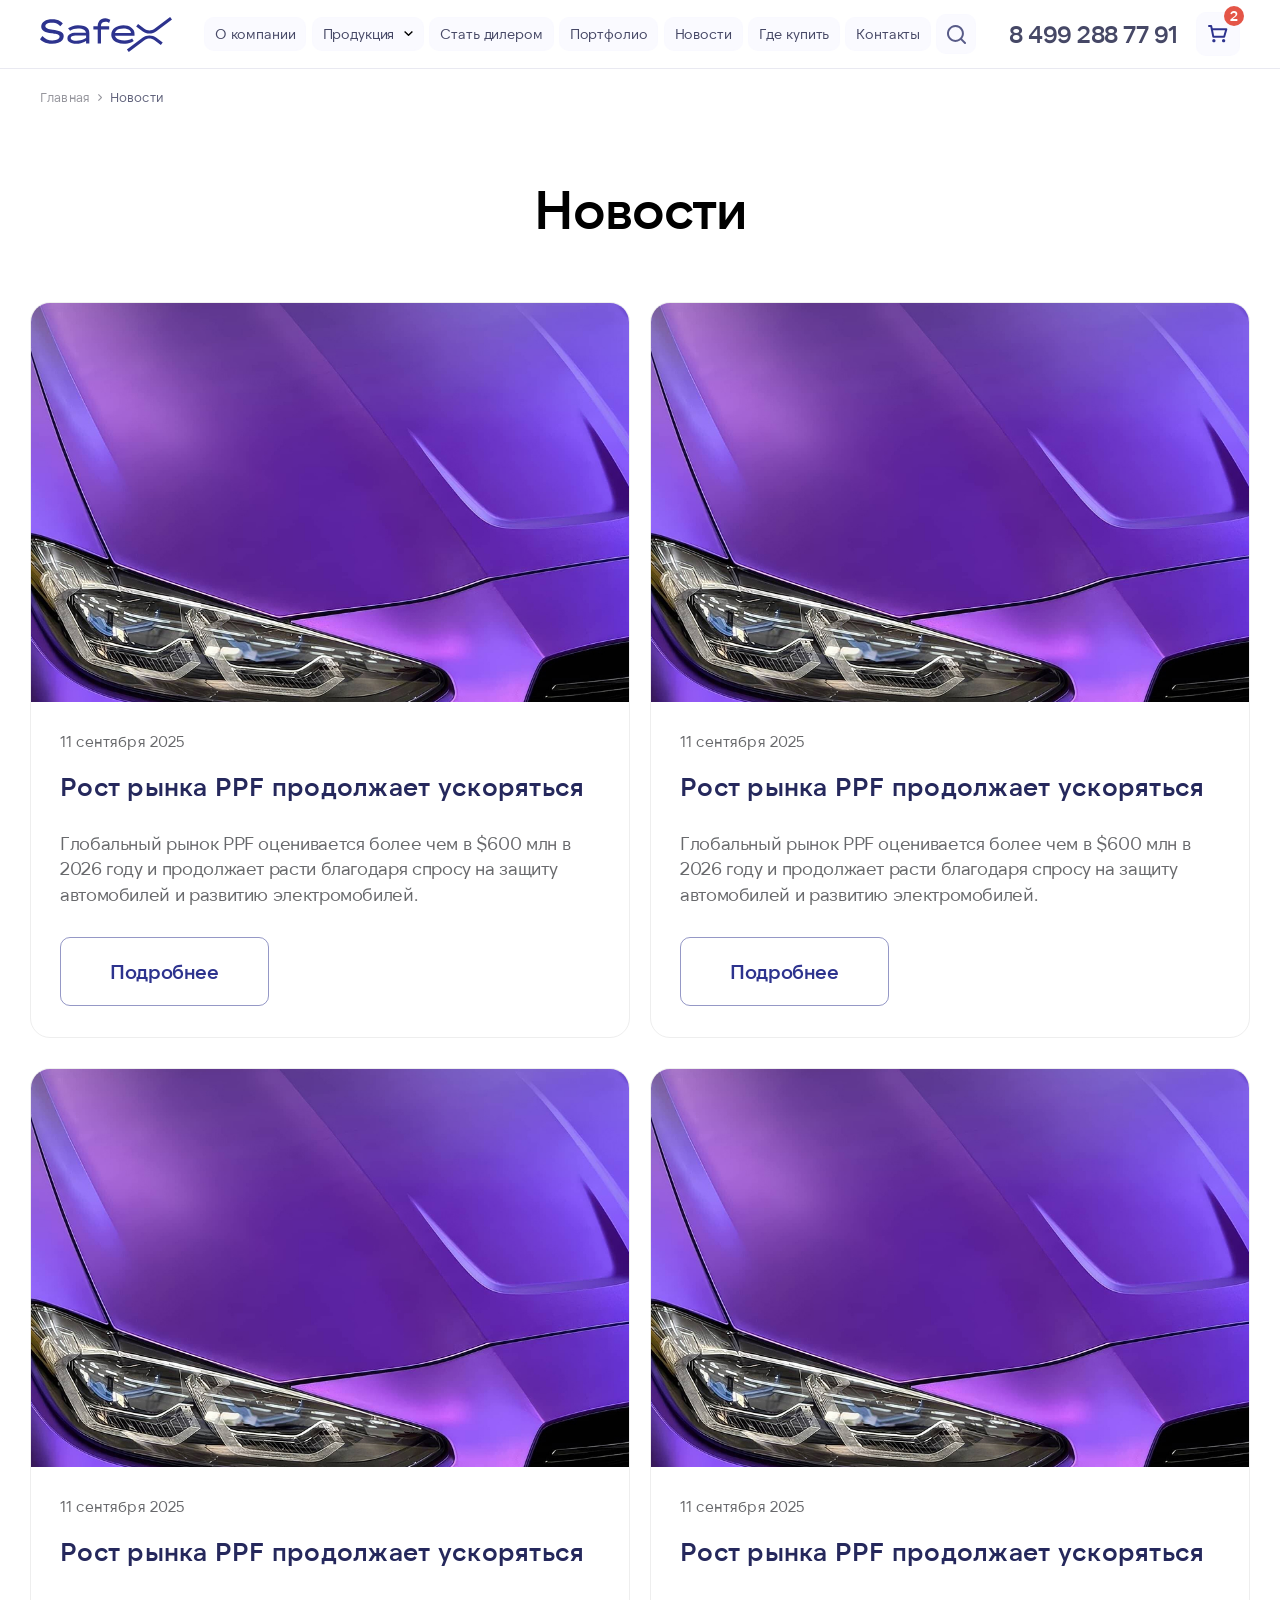
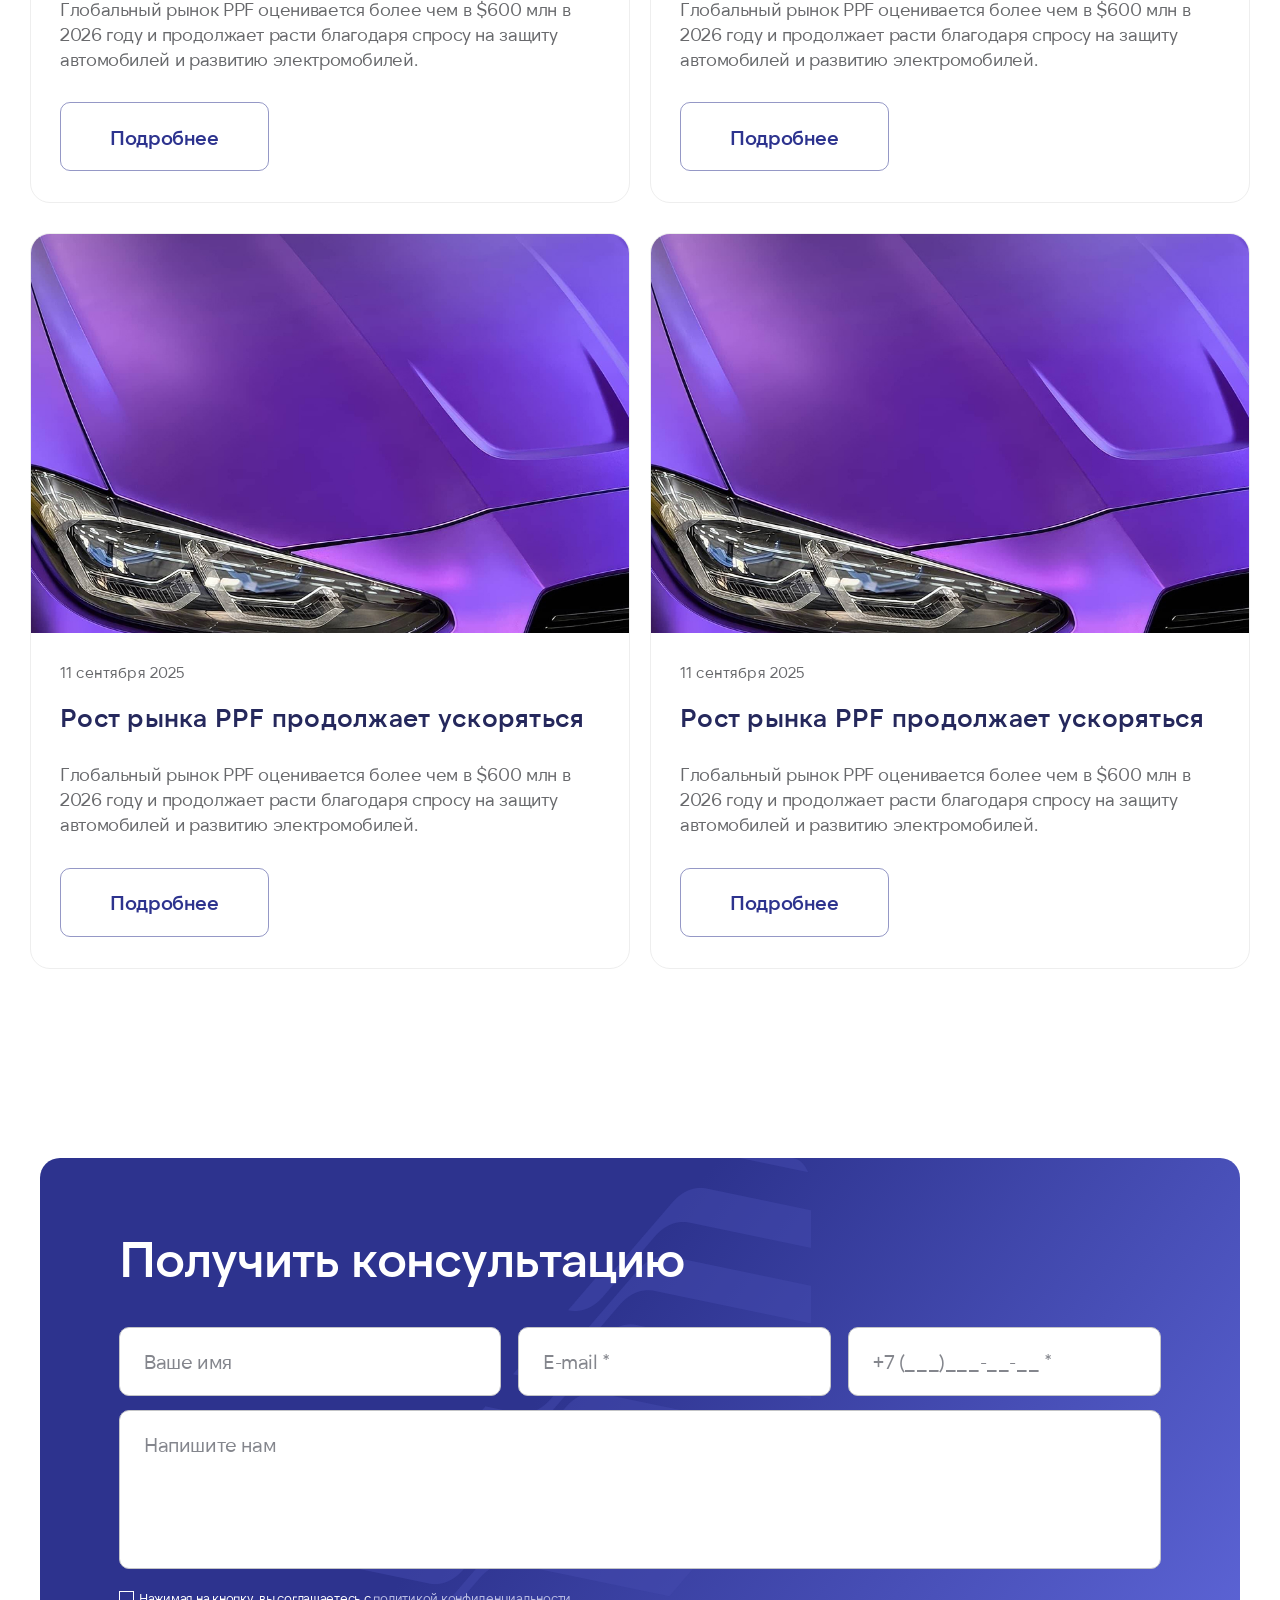
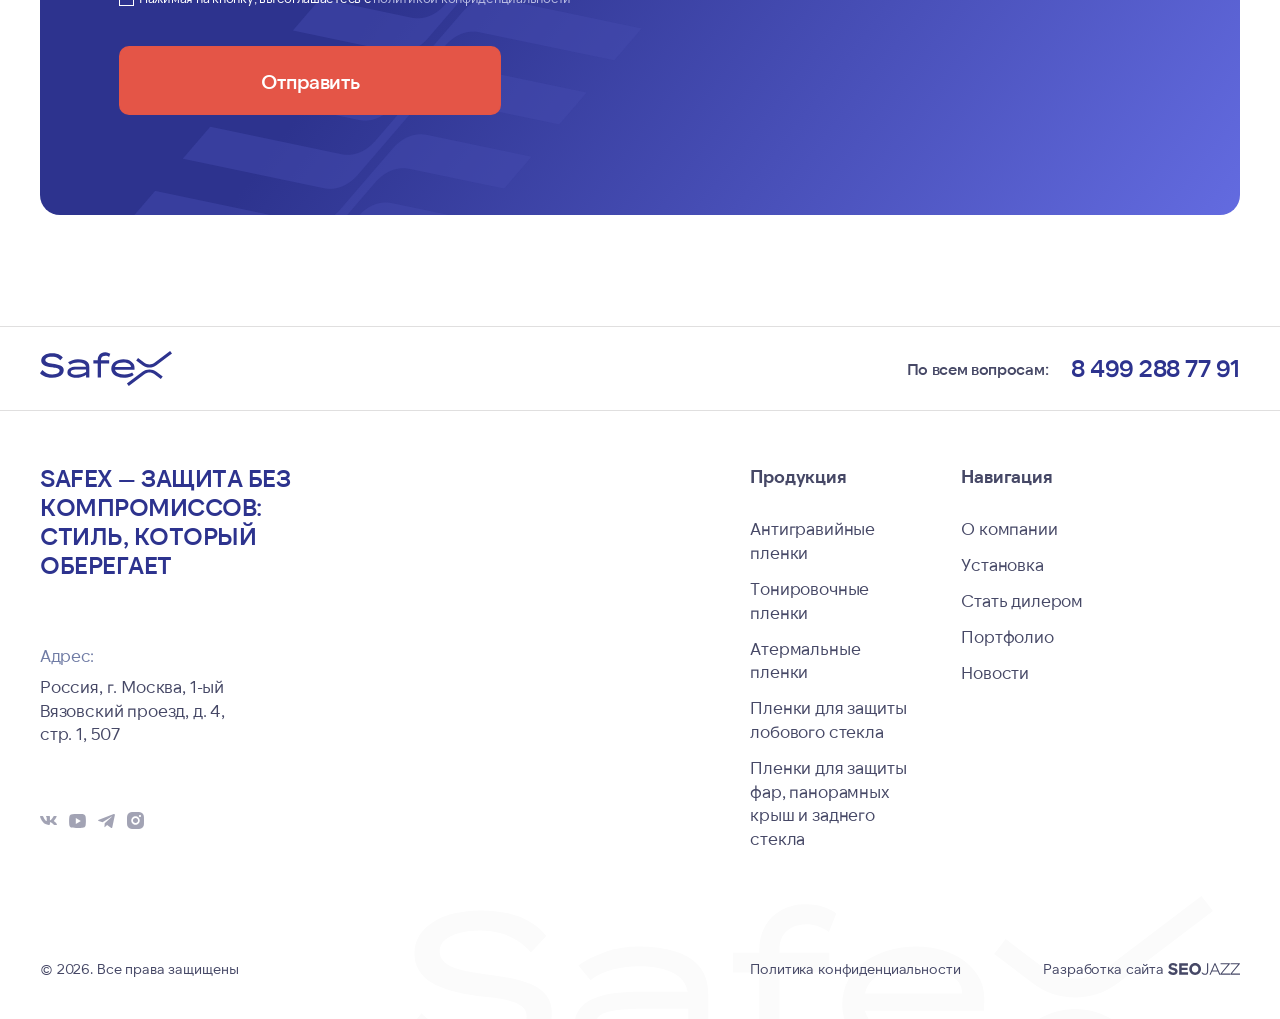
<file: news.html>
<!DOCTYPE html>
<html lang="ru">

<head>
	<meta charset="UTF-8">
	<meta name="viewport" content="width=device-width, initial-scale=1.0">

	<title>Новости и события SafeX — Тренды рынка детейлинга и защиты авто</title>
	<meta name="description" content="Будьте в курсе последних событий индустрии: новые поступления пленок SafeX, технологические прорывы и полезные статьи о PPF.">

	<link rel="icon" href="favicon.ico" type="image/x-icon">
	<link rel="preload" href="src/fonts/NTSomic/NTSomic-Regular.woff2" as="font" type="font/woff2" crossorigin>
	<link rel="stylesheet" href="css/main.css">
</head>

<body>
	<header class="header">
		<div class="header__container container">
			<a class="header__logo" href="index.html">
				<img src="src/images/icons/logo.svg" alt="Логотип SafeX" width="132" height="35">
			</a>

			<nav class="header__nav nav">
				<p class="nav__title">Продукция</p>
				<ul class="nav__list nav__list--products">
					<li class="nav__item">
						<a class="nav__link" href="catalog.html">Антигравийные пленки</a>
					</li>
					<li class="nav__item">
						<a class="nav__link" href="catalog.html">Тонировочные пленки</a>
					</li>
					<li class="nav__item">
						<a class="nav__link" href="catalog.html">Атермальные пленки</a>
					</li>
					<li class="nav__item">
						<a class="nav__link" href="catalog.html">Пленки для защиты лобового стекла</a>
					</li>
					<li class="nav__item">
						<a class="nav__link" href="catalog.html">Пленки для защиты фар, панорамных крыш и заднего стекла</a>
					</li>
				</ul>

				<p class="nav__title">Навигация</p>
				<ul class="nav__list">
					<li class="nav__item">
						<a class="nav__link" href="about.html">О компании</a>
					</li>
					<li class="nav__item nav__item--catalog">
						<a class="nav__link" href="catalog.html">Продукция</a>
						<ul class="nav__sub-menu sub-menu">
							<li class="sub-menu__item">
								<a class="sub-menu__link" href="catalog.html">Антигравийные пленки</a>
							</li>
							<li class="sub-menu__item">
								<a class="sub-menu__link" href="catalog.html">Тонировочные пленки</a>
							</li>
							<li class="sub-menu__item">
								<a class="sub-menu__link" href="catalog.html">Атермальные пленки</a>
							</li>
							<li class="sub-menu__item">
								<a class="sub-menu__link" href="catalog.html">Пленки для защиты лобового стекла</a>
							</li>
							<li class="sub-menu__item">
								<a class="sub-menu__link" href="catalog.html">Для защиты фар, крыши и заднего стекла</a>
							</li>
						</ul>
					</li>
					<li class="nav__item">
						<a class="nav__link" href="dealer.html">Стать дилером</a>
					</li>
					<li class="nav__item">
						<a class="nav__link" href="portfolio.html">Портфолио</a>
					</li>
					<li class="nav__item">
						<a class="nav__link" href="news.html">Новости</a>
					</li>
					<li class="nav__item">
						<a class="nav__link" href="centers.html">Где купить</a>
					</li>
					<li class="nav__item">
						<a class="nav__link" href="contacts.html">Контакты</a>
					</li>
					<li class="nav__item nav__item--search header-search">
						<form class="header-search__form" id="search-form" role="search" action="/" method="get">
							<input class="header-search__input" type="text" name="search" placeholder="Поиск по сайту" aria-label="Введите запрос">
							<button class="header-search__close" type="reset" aria-label="Очистить поиск"></button>
						</form>
						<button class="nav__link nav__link--search header-search__btn" form="search-form" type="submit" aria-label="Начать поиск"></button>
					</li>
				</ul>
			</nav>

			<a class="header__phone" href="tel:+74992887791" aria-label="Позвонить нам">8 499 288 77 91</a>

			<div class="header__actions">
				<a class="header__cart" href="cart.html" aria-label="Перейти в корзину">
					<span class="header__cart-count">2</span>
				</a>
				<button class="header__menu" aria-label="Открыть меню" type="button"></button>
			</div>
		</div>
	</header>

	<main class="news-page">
		<nav class="breadcrumbs container" aria-label="Хлебные крошки">
			<ul class="breadcrumbs__list">
				<li class="breadcrumbs__item">
					<a class="breadcrumbs__link" href="index.html">Главная</a>
				</li>
				<li class="breadcrumbs__item">
					<span class="breadcrumbs__current" aria-current="page">Новости</span>
				</li>
			</ul>
		</nav>

		<div class="news-page__content container container--wider">
			<h1 class="news-page__title">Новости</h1>

			<section class="news-page__list">
				<h2 class="visually-hidden">Список новостей</h2>
				<article class="news-page__item news-card">
					<a class="news-card__image" href="single-news.html">
						<img src="src/images/news-1.jpg" alt="Рост рынка PPF" width="450" height="300" loading="lazy">
					</a>
					<div class="news-card__content">
						<div class="news-card__info">
							<time class="news-card__date" datetime="2025-09-11">11 сентября 2025</time>
							<h3 class="news-card__title">
								<a class="news-card__link" href="single-news.html">Рост рынка PPF продолжает ускоряться</a>
							</h3>
						</div>
						<p class="news-card__excerpt">Глобальный рынок PPF оценивается более чем в $600 млн в 2026 году и продолжает расти благодаря спросу на защиту автомобилей и развитию электромобилей.</p>
						<a class="news-card__more" href="single-news.html">Подробнее</a>
					</div>
				</article>
				<article class="news-page__item news-card">
					<a class="news-card__image" href="single-news.html">
						<img src="src/images/news-1.jpg" alt="Рост рынка PPF" width="450" height="300" loading="lazy">
					</a>
					<div class="news-card__content">
						<div class="news-card__info">
							<time class="news-card__date" datetime="2025-09-11">11 сентября 2025</time>
							<h3 class="news-card__title">
								<a class="news-card__link" href="single-news.html">Рост рынка PPF продолжает ускоряться</a>
							</h3>
						</div>
						<p class="news-card__excerpt">Глобальный рынок PPF оценивается более чем в $600 млн в 2026 году и продолжает расти благодаря спросу на защиту автомобилей и развитию электромобилей.</p>
						<a class="news-card__more" href="single-news.html">Подробнее</a>
					</div>
				</article>
				<article class="news-page__item news-card">
					<a class="news-card__image" href="single-news.html">
						<img src="src/images/news-1.jpg" alt="Рост рынка PPF" width="450" height="300" loading="lazy">
					</a>
					<div class="news-card__content">
						<div class="news-card__info">
							<time class="news-card__date" datetime="2025-09-11">11 сентября 2025</time>
							<h3 class="news-card__title">
								<a class="news-card__link" href="single-news.html">Рост рынка PPF продолжает ускоряться</a>
							</h3>
						</div>
						<p class="news-card__excerpt">Глобальный рынок PPF оценивается более чем в $600 млн в 2026 году и продолжает расти благодаря спросу на защиту автомобилей и развитию электромобилей.</p>
						<a class="news-card__more" href="single-news.html">Подробнее</a>
					</div>
				</article>
				<article class="news-page__item news-card">
					<a class="news-card__image" href="single-news.html">
						<img src="src/images/news-1.jpg" alt="Рост рынка PPF" width="450" height="300" loading="lazy">
					</a>
					<div class="news-card__content">
						<div class="news-card__info">
							<time class="news-card__date" datetime="2025-09-11">11 сентября 2025</time>
							<h3 class="news-card__title">
								<a class="news-card__link" href="single-news.html">Рост рынка PPF продолжает ускоряться</a>
							</h3>
						</div>
						<p class="news-card__excerpt">Глобальный рынок PPF оценивается более чем в $600 млн в 2026 году и продолжает расти благодаря спросу на защиту автомобилей и развитию электромобилей.</p>
						<a class="news-card__more" href="single-news.html">Подробнее</a>
					</div>
				</article>
				<article class="news-page__item news-card">
					<a class="news-card__image" href="single-news.html">
						<img src="src/images/news-1.jpg" alt="Рост рынка PPF" width="450" height="300" loading="lazy">
					</a>
					<div class="news-card__content">
						<div class="news-card__info">
							<time class="news-card__date" datetime="2025-09-11">11 сентября 2025</time>
							<h3 class="news-card__title">
								<a class="news-card__link" href="single-news.html">Рост рынка PPF продолжает ускоряться</a>
							</h3>
						</div>
						<p class="news-card__excerpt">Глобальный рынок PPF оценивается более чем в $600 млн в 2026 году и продолжает расти благодаря спросу на защиту автомобилей и развитию электромобилей.</p>
						<a class="news-card__more" href="single-news.html">Подробнее</a>
					</div>
				</article>
				<article class="news-page__item news-card">
					<a class="news-card__image" href="single-news.html">
						<img src="src/images/news-1.jpg" alt="Рост рынка PPF" width="450" height="300" loading="lazy">
					</a>
					<div class="news-card__content">
						<div class="news-card__info">
							<time class="news-card__date" datetime="2025-09-11">11 сентября 2025</time>
							<h3 class="news-card__title">
								<a class="news-card__link" href="single-news.html">Рост рынка PPF продолжает ускоряться</a>
							</h3>
						</div>
						<p class="news-card__excerpt">Глобальный рынок PPF оценивается более чем в $600 млн в 2026 году и продолжает расти благодаря спросу на защиту автомобилей и развитию электромобилей.</p>
						<a class="news-card__more" href="single-news.html">Подробнее</a>
					</div>
				</article>
			</section>
		</div>

		<div class="container">
			<section class="consultation">
				<div class="consultation__wrapper">
					<div class="consultation__content">
						<h2 class="consultation__title">Получить консультацию</h2>
						<form class="consultation__form form form--small" id="consultation-form" action="#">
							<input class="form__field" name="user_name" placeholder="Ваше имя" type="text">
							<input class="form__field" name="user_email" placeholder="E-mail *" type="email" required>
							<input class="form__field" name="user_phone" placeholder="+7 (___)___-__-__ *" type="tel" required>
							<textarea class="form__field form__field--full form__field--textarea" name="user_message" placeholder="Напишите нам"></textarea>
							<label class="consultation__agreement form__control form__control--checkbox form__control--full">
								<input class="visually-hidden" type="checkbox" name="policy_agreement" required>
								<span class="form__desc">
									Нажимая на кнопку, вы соглашаетесь с <a class="form__link" href="#">политикой конфиденциальности</a>
								</span>
							</label>
							<button class="consultation__btn" type="submit">Отправить</button>
						</form>
					</div>
				</div>
			</section>
		</div>
	</main>

	<footer class="footer">
		<div class="footer__header">
			<div class="footer__header-container container">
				<a class="footer__logo" href="index.html">
					<img src="src/images/icons/logo.svg" alt="Логотип SafeX" width="132" height="35">
				</a>
				<div class="footer__contact">
					<span class="footer__text">По всем вопросам:</span>
					<a class="footer__phone" href="tel:+74992887791" aria-label="Позвонить нам">8 499 288 77 91</a>
				</div>
			</div>
		</div>

		<div class="footer__body container">
			<div class="footer__content">
				<p class="footer__slogan">SafeX — защита без компромиссов: стиль, который оберегает</p>
				<div class="footer__info">
					<div class="footer__office">
						<span class="footer__label">Адрес:</span>
						<address class="footer__address">Россия, г. Москва, 1-ый Вязовский проезд, д. 4, стр. 1, 507</address>
					</div>
					<ul class="footer__socials socials">
						<li class="socials__item">
							<a class="socials__link socials__link--vk" href="#" aria-label="Перейти в Вконтакте"></a>
						</li>
						<li class="socials__item">
							<a class="socials__link socials__link--yt" href="#" aria-label="Перейти в YouTube"></a>
						</li>
						<li class="socials__item">
							<a class="socials__link socials__link--tg" href="#" aria-label="Перейти в Telegram"></a>
						</li>
						<li class="socials__item">
							<a class="socials__link socials__link--in" href="#" aria-label="Перейти в Instagram"></a>
						</li>
					</ul>
				</div>

				<nav class="footer__nav">
					<div class="footer__nav-group">
						<h2 class="footer__title">Продукция</h2>
						<ul class="footer__list">
							<li class="footer__item">
								<a class="footer__link" href="catalog.html">Антигравийные пленки</a>
							</li>
							<li class="footer__item">
								<a class="footer__link" href="catalog.html">Тонировочные пленки</a>
							</li>
							<li class="footer__item">
								<a class="footer__link" href="catalog.html">Атермальные пленки</a>
							</li>
							<li class="footer__item">
								<a class="footer__link" href="catalog.html">Пленки для защиты лобового стекла</a>
							</li>
							<li class="footer__item">
								<a class="footer__link" href="catalog.html">Пленки для защиты фар, панорамных крыш и заднего стекла</a>
							</li>
						</ul>
					</div>
					<div class="footer__nav-group">
						<h2 class="footer__title">Навигация</h2>
						<ul class="footer__list">
							<li class="footer__item">
								<a class="footer__link" href="about.html">О компании</a>
							</li>
							<li class="footer__item">
								<a class="footer__link" href="offices.html">Установка</a>
							</li>
							<li class="footer__item">
								<a class="footer__link" href="dealer.html">Стать дилером</a>
							</li>
							<li class="footer__item">
								<a class="footer__link" href="portfolio.html">Портфолио</a>
							</li>
							<li class="footer__item">
								<a class="footer__link" href="news.html">Новости</a>
							</li>
						</ul>
					</div>
				</nav>
			</div>

			<div class="footer__bottom">
				<p class="footer__copy">© 2026. Все права защищены</p>
				<div class="footer__legal">
					<a class="footer__legal-link" href="#">Политика конфиденциальности</a>
					<a class="footer__legal-link footer__legal-link--seojazz" href="#">Разработка сайта</a>
				</div>
			</div>
		</div>
	</footer>

	<div class="modal" id="modal-consultation">
		<div class="modal__content">
			<button class="modal__close" type="button" aria-label="Закрыть окно"></button>

			<div class="modal__step modal__step--success is-active" id="modal-step-success">
				<p class="modal__title">Спасибо!</p>
				<p class="modal__text">Ваша заявка принята! Мы свяжемся с вами
					в ближайшее время</p>
			</div>
		</div>
	</div>

	<script src="js/main.js" defer></script>
</body>

</html>
</file>
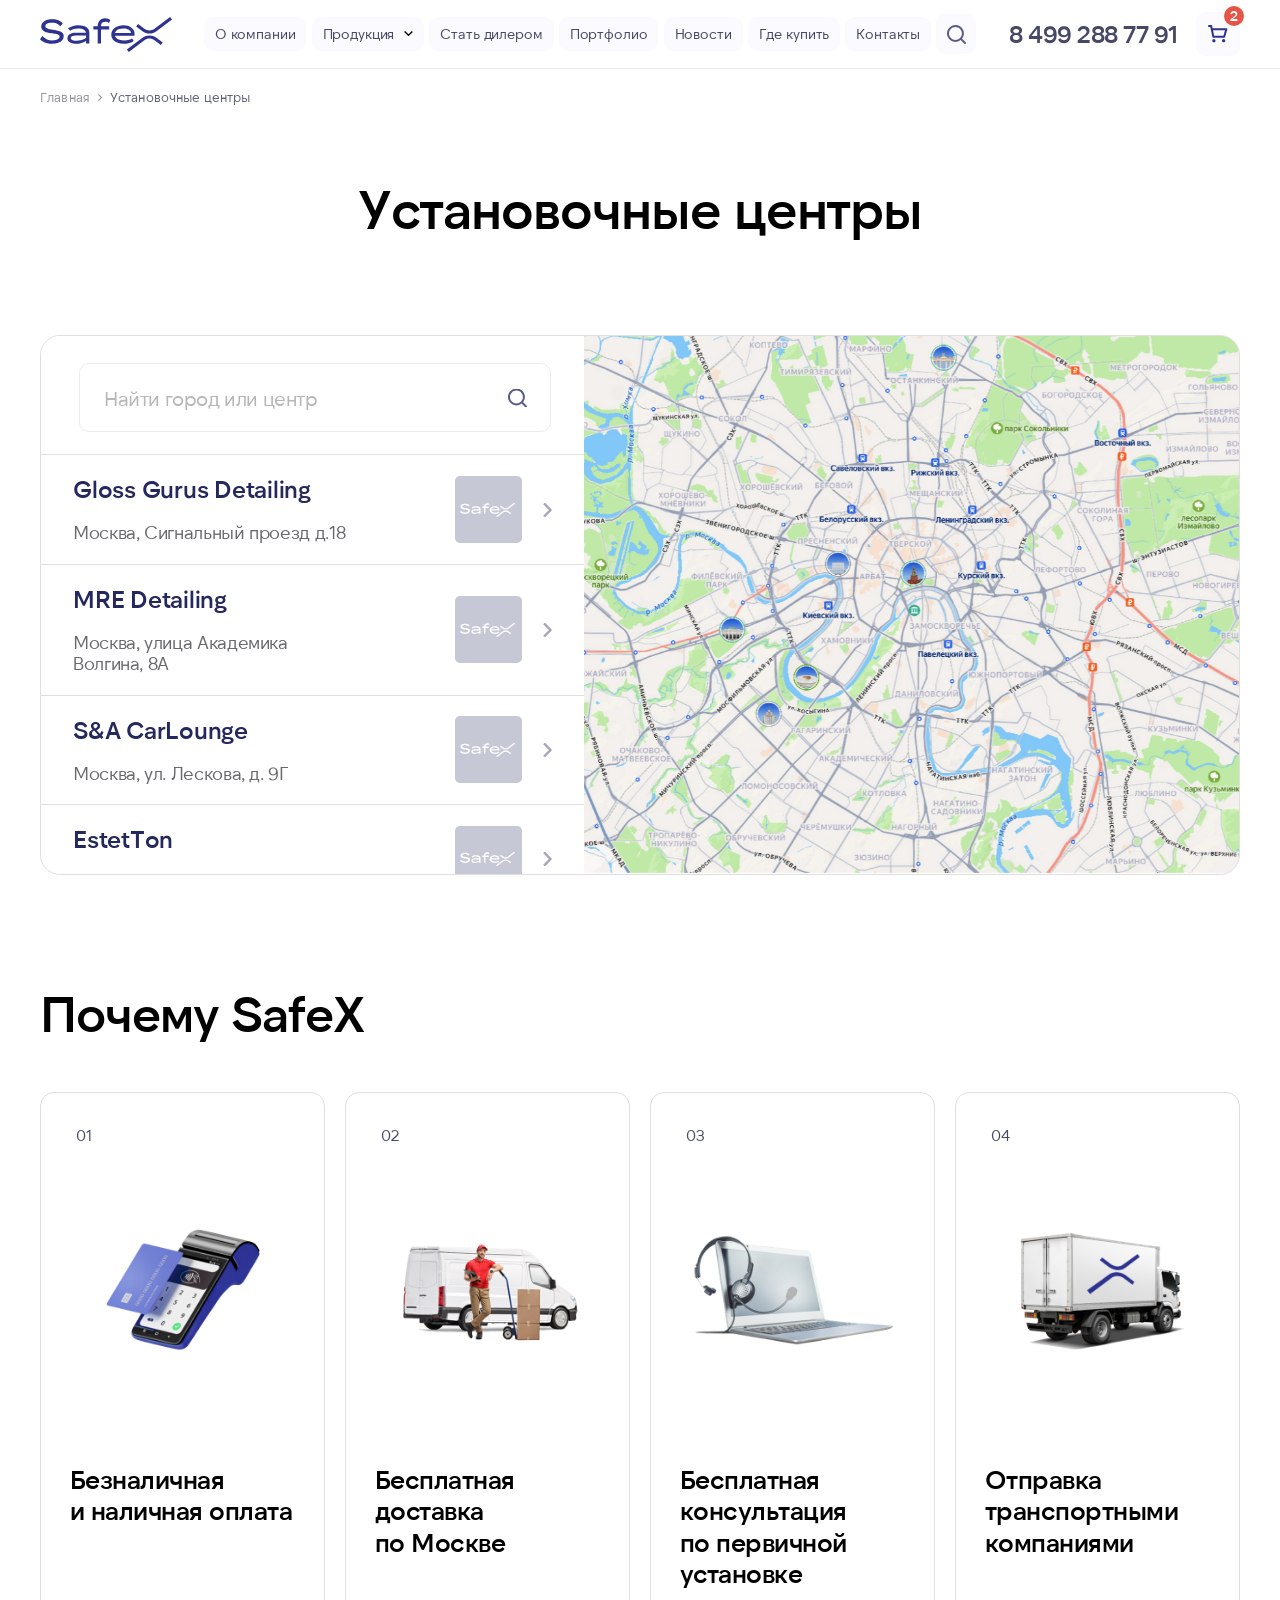
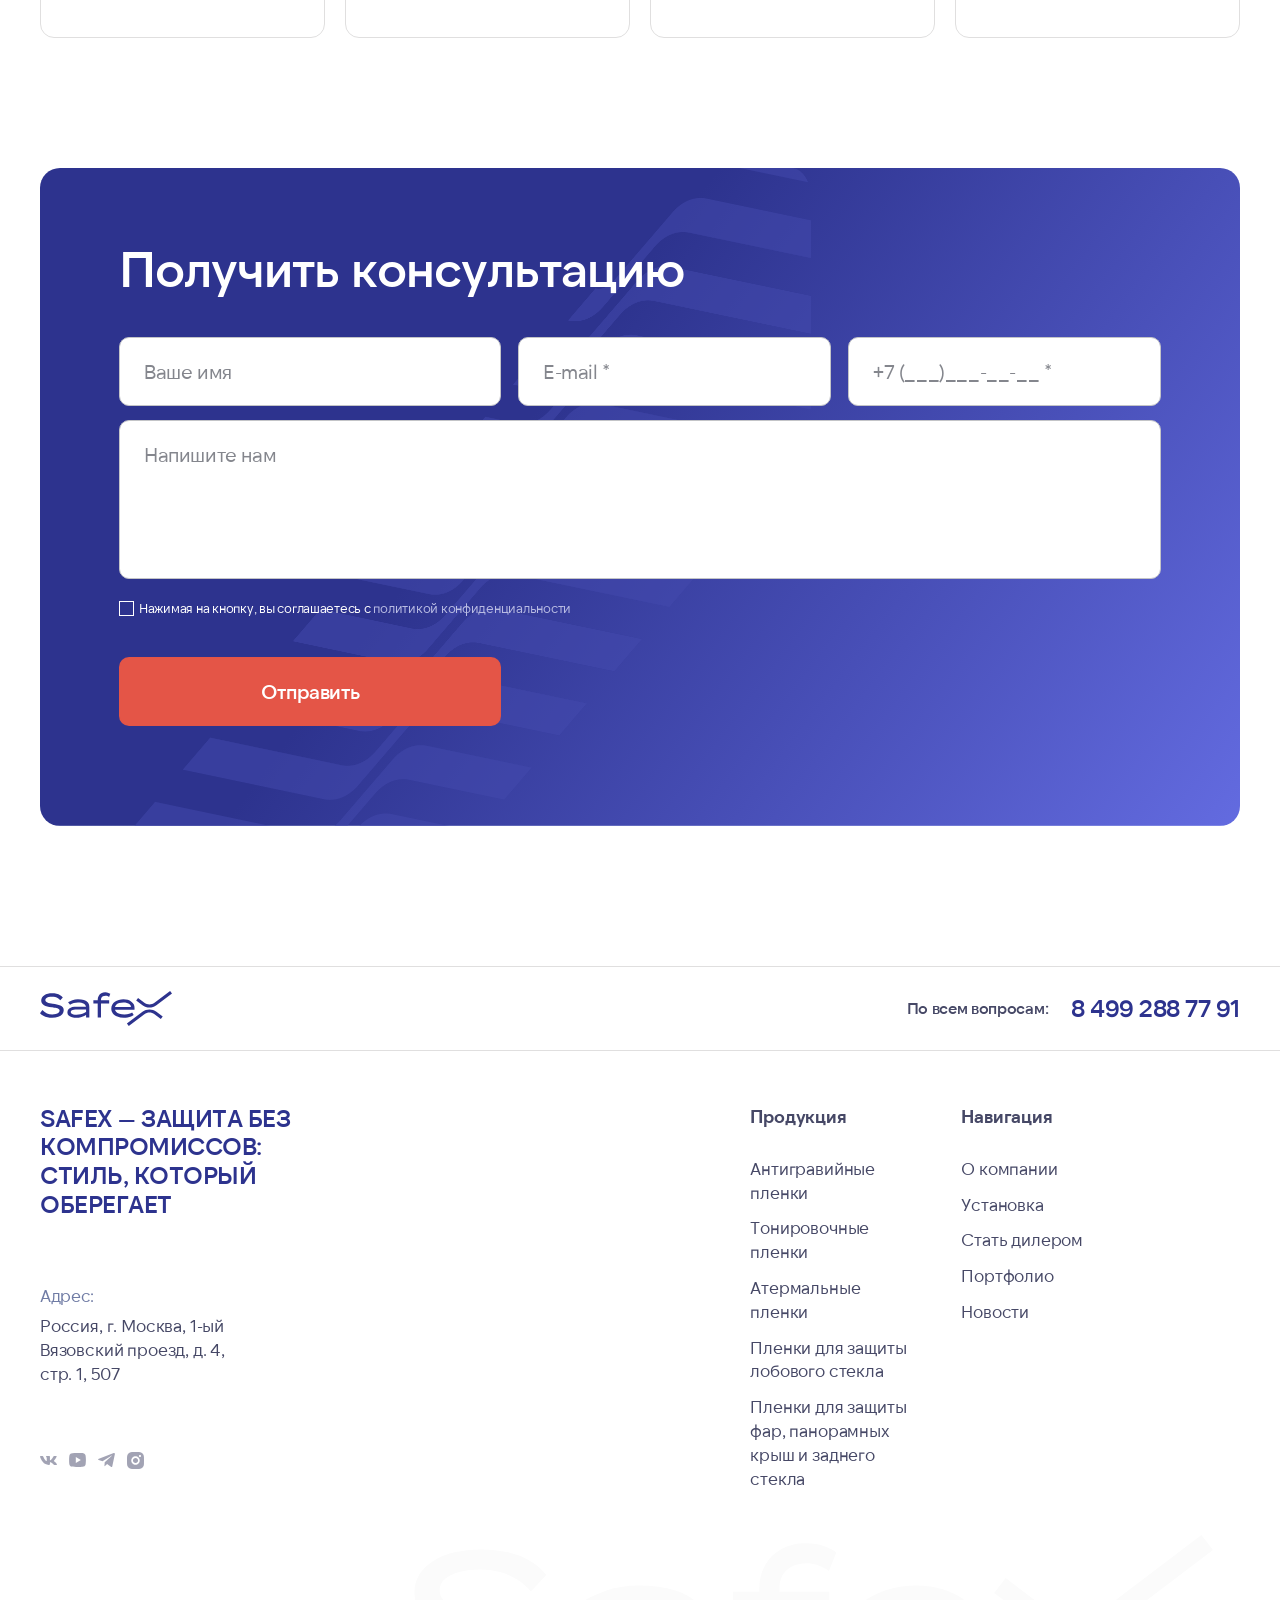
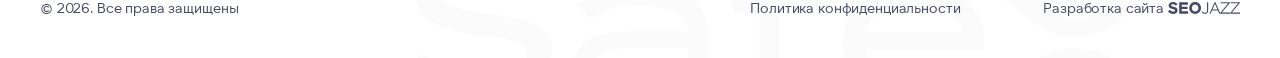
<file: offices.html>
<!DOCTYPE html>
<html lang="ru">

<head>
	<meta charset="UTF-8">
	<meta name="viewport" content="width=device-width, initial-scale=1.0">

	<title> Установочные центры пленки SafeX — Адреса магазинов и центров установки</title>
	<meta name="description" content="Найдите ближайший официальный офис продаж или сертифицированный установочный центр SafeX в вашем городе. Профессиональный сервис и гарантия.">

	<link rel="icon" href="favicon.ico" type="image/x-icon">
	<link rel="preload" href="src/fonts/NTSomic/NTSomic-Regular.woff2" as="font" type="font/woff2" crossorigin>
	<link rel="stylesheet" href="css/main.css">
</head>

<body>
	<header class="header">
		<div class="header__container container">
			<a class="header__logo" href="index.html">
				<img src="src/images/icons/logo.svg" alt="Логотип SafeX" width="132" height="35">
			</a>

			<nav class="header__nav nav">
				<p class="nav__title">Продукция</p>
				<ul class="nav__list nav__list--products">
					<li class="nav__item">
						<a class="nav__link" href="catalog.html">Антигравийные пленки</a>
					</li>
					<li class="nav__item">
						<a class="nav__link" href="catalog.html">Тонировочные пленки</a>
					</li>
					<li class="nav__item">
						<a class="nav__link" href="catalog.html">Атермальные пленки</a>
					</li>
					<li class="nav__item">
						<a class="nav__link" href="catalog.html">Пленки для защиты лобового стекла</a>
					</li>
					<li class="nav__item">
						<a class="nav__link" href="catalog.html">Пленки для защиты фар, панорамных крыш и заднего стекла</a>
					</li>
				</ul>

				<p class="nav__title">Навигация</p>
				<ul class="nav__list">
					<li class="nav__item">
						<a class="nav__link" href="about.html">О компании</a>
					</li>
					<li class="nav__item nav__item--catalog">
						<a class="nav__link" href="catalog.html">Продукция</a>
						<ul class="nav__sub-menu sub-menu">
							<li class="sub-menu__item">
								<a class="sub-menu__link" href="catalog.html">Антигравийные пленки</a>
							</li>
							<li class="sub-menu__item">
								<a class="sub-menu__link" href="catalog.html">Тонировочные пленки</a>
							</li>
							<li class="sub-menu__item">
								<a class="sub-menu__link" href="catalog.html">Атермальные пленки</a>
							</li>
							<li class="sub-menu__item">
								<a class="sub-menu__link" href="catalog.html">Пленки для защиты лобового стекла</a>
							</li>
							<li class="sub-menu__item">
								<a class="sub-menu__link" href="catalog.html">Для защиты фар, крыши и заднего стекла</a>
							</li>
						</ul>
					</li>
					<li class="nav__item">
						<a class="nav__link" href="dealer.html">Стать дилером</a>
					</li>
					<li class="nav__item">
						<a class="nav__link" href="portfolio.html">Портфолио</a>
					</li>
					<li class="nav__item">
						<a class="nav__link" href="news.html">Новости</a>
					</li>
					<li class="nav__item">
						<a class="nav__link" href="centers.html">Где купить</a>
					</li>
					<li class="nav__item">
						<a class="nav__link" href="contacts.html">Контакты</a>
					</li>
					<li class="nav__item nav__item--search header-search">
						<form class="header-search__form" id="search-form" role="search" action="/" method="get">
							<input class="header-search__input" type="text" name="search" placeholder="Поиск по сайту" aria-label="Введите запрос">
							<button class="header-search__close" type="reset" aria-label="Очистить поиск"></button>
						</form>
						<button class="nav__link nav__link--search header-search__btn" form="search-form" type="submit" aria-label="Начать поиск"></button>
					</li>
				</ul>
			</nav>

			<a class="header__phone" href="tel:+74992887791" aria-label="Позвонить нам">8 499 288 77 91</a>

			<div class="header__actions">
				<a class="header__cart" href="cart.html" aria-label="Перейти в корзину">
					<span class="header__cart-count">2</span>
				</a>
				<button class="header__menu" aria-label="Открыть меню" type="button"></button>
			</div>
		</div>
	</header>

	<main class="locations-page container">
		<nav class="breadcrumbs" aria-label="Хлебные крошки">
			<ul class="breadcrumbs__list">
				<li class="breadcrumbs__item">
					<a class="breadcrumbs__link" href="index.html">Главная</a>
				</li>
				<li class="breadcrumbs__item">
					<span class="breadcrumbs__current" aria-current="page">Установочные центры</span>
				</li>
			</ul>
		</nav>

		<h1 class="locations-page__title">Установочные центры</h1>

		<div class="locations-page__content locations locations--linked">
			<div class="locations__menu">
				<div class="locations__header">
					<label class="visually-hidden" for="city-search">Найти город или центр</label>
					<form class="locations__search" role="search" action="/" method="get">
						<div class="locations__search-wrapper">
							<input class="locations__search-field" id="city-search" name="search" type="text" placeholder="Найти город или центр" aria-label="Введите запрос" autocomplete="off">
							<button class="locations__search-clear" type="reset" aria-label="Очистить поиск"></button>
							<button class="locations__search-submit" type="submit" aria-label="Найти"></button>
						</div>
						<ul class="locations__suggestions" id="search-results">
							<li class="locations__suggestions-item">
								<button class="locations__suggestions-btn is-active" type="button">Москва</button>
							</li>
							<li class="locations__suggestions-item">
								<button class="locations__suggestions-btn" type="button">Санкт-Петербург</button>
							</li>
							<li class="locations__suggestions-item">
								<button class="locations__suggestions-btn" type="button">Алматы</button>
							</li>
							<li class="locations__suggestions-item">
								<button class="locations__suggestions-btn" type="button">Краснодар</button>
							</li>
						</ul>
					</form>
				</div>
				<ul class="locations__list">
					<li class="locations__item">
						<a class="locations__btn" href="single-office.html">
							<p class="locations__name">Gloss Gurus Detailing</p>
							<address class="locations__address">Москва, Сигнальный проезд д.18</address>
						</a>
					</li>
					<li class="locations__item">
						<a class="locations__btn" href="single-office.html">
							<p class="locations__name">MRE Detailing</p>
							<address class="locations__address">Москва, улица Академика Волгина,&nbsp;8А </address>
						</a>
					</li>
					<li class="locations__item">
						<a class="locations__btn" href="single-office.html">
							<p class="locations__name">S&A CarLounge</p>
							<address class="locations__address">Москва, ул. Лескова, д. 9Г</address>
						</a>
					</li>
					<li class="locations__item">
						<a class="locations__btn" href="single-office.html">
							<p class="locations__name">EstetTon</p>
							<address class="locations__address">Москва, ул. Братиславская д. 26</address>
						</a>
					</li>
					<li class="locations__item">
						<a class="locations__btn" href="single-office.html">
							<p class="locations__name">Tonirovanie_Pro</p>
							<address class="locations__address">Москва, ул. Маршала Прошлякова 14к2</address>
						</a>
					</li>
					<li class="locations__item">
						<a class="locations__btn" href="single-office.html">
							<p class="locations__name">АвтоБезЗабот</p>
							<address class="locations__address">Москва, 5-ый Донской проезд,
								дом 19</address>
						</a>
					</li>
					<li class="locations__item">
						<a class="locations__btn" href="single-office.html">
							<p class="locations__name">PPF Store Moscow</p>
							<address class="locations__address">Москва, ул. Кунаева, д. 129</address>
						</a>
					</li>
				</ul>
			</div>
			<div class="locations__map" id="map"></div>
		</div>

		<section class="locations-page__benefits benefits">
			<h2 class="benefits__title">Почему SafeX</h2>
			<ul class="benefits__list">
				<li class="benefits__item benefits__item--payment">
					<p class="benefits__text">
						Безналичная<br>
						и наличная оплата
					</p>
				</li>
				<li class="benefits__item benefits__item--delivery">
					<p class="benefits__text">
						Бесплатная доставка<br>
						по Москве
					</p>
				</li>
				<li class="benefits__item benefits__item--consultation">
					<p class="benefits__text">
						Бесплатная консультация<br>
						по первичной установке
					</p>
				</li>
				<li class="benefits__item benefits__item--sending">
					<p class="benefits__text">
						Отправка транспортными<br>
						компаниями
					</p>
				</li>
			</ul>
		</section>

		<section class="locations-page__consultation consultation">
			<div class="consultation__wrapper">
				<div class="consultation__content">
					<h2 class="consultation__title">Получить консультацию</h2>
					<form class="consultation__form form form--small" id="consultation-form" action="#">
						<input class="form__field" name="user_name" placeholder="Ваше имя" type="text">
						<input class="form__field" name="user_email" placeholder="E-mail *" type="email" required>
						<input class="form__field" name="user_phone" placeholder="+7 (___)___-__-__ *" type="tel" required>
						<textarea class="form__field form__field--full form__field--textarea" name="user_message" placeholder="Напишите нам"></textarea>
						<label class="consultation__agreement form__control form__control--checkbox form__control--full">
							<input class="visually-hidden" type="checkbox" name="policy_agreement" required>
							<span class="form__desc">
								Нажимая на кнопку, вы соглашаетесь с <a class="form__link" href="#">политикой конфиденциальности</a>
							</span>
						</label>
						<button class="consultation__btn" type="submit">Отправить</button>
					</form>
				</div>
			</div>
		</section>
	</main>

	<footer class="footer">
		<div class="footer__header">
			<div class="footer__header-container container">
				<a class="footer__logo" href="index.html">
					<img src="src/images/icons/logo.svg" alt="Логотип SafeX" width="132" height="35">
				</a>
				<div class="footer__contact">
					<span class="footer__text">По всем вопросам:</span>
					<a class="footer__phone" href="tel:+74992887791" aria-label="Позвонить нам">8 499 288 77 91</a>
				</div>
			</div>
		</div>

		<div class="footer__body container">
			<div class="footer__content">
				<p class="footer__slogan">SafeX — защита без компромиссов: стиль, который оберегает</p>
				<div class="footer__info">
					<div class="footer__office">
						<span class="footer__label">Адрес:</span>
						<address class="footer__address">Россия, г. Москва, 1-ый Вязовский проезд, д. 4, стр. 1, 507</address>
					</div>
					<ul class="footer__socials socials">
						<li class="socials__item">
							<a class="socials__link socials__link--vk" href="#" aria-label="Перейти в Вконтакте"></a>
						</li>
						<li class="socials__item">
							<a class="socials__link socials__link--yt" href="#" aria-label="Перейти в YouTube"></a>
						</li>
						<li class="socials__item">
							<a class="socials__link socials__link--tg" href="#" aria-label="Перейти в Telegram"></a>
						</li>
						<li class="socials__item">
							<a class="socials__link socials__link--in" href="#" aria-label="Перейти в Instagram"></a>
						</li>
					</ul>
				</div>

				<nav class="footer__nav">
					<div class="footer__nav-group">
						<h2 class="footer__title">Продукция</h2>
						<ul class="footer__list">
							<li class="footer__item">
								<a class="footer__link" href="catalog.html">Антигравийные пленки</a>
							</li>
							<li class="footer__item">
								<a class="footer__link" href="catalog.html">Тонировочные пленки</a>
							</li>
							<li class="footer__item">
								<a class="footer__link" href="catalog.html">Атермальные пленки</a>
							</li>
							<li class="footer__item">
								<a class="footer__link" href="catalog.html">Пленки для защиты лобового стекла</a>
							</li>
							<li class="footer__item">
								<a class="footer__link" href="catalog.html">Пленки для защиты фар, панорамных крыш и заднего стекла</a>
							</li>
						</ul>
					</div>
					<div class="footer__nav-group">
						<h2 class="footer__title">Навигация</h2>
						<ul class="footer__list">
							<li class="footer__item">
								<a class="footer__link" href="about.html">О компании</a>
							</li>
							<li class="footer__item">
								<a class="footer__link" href="offices.html">Установка</a>
							</li>
							<li class="footer__item">
								<a class="footer__link" href="dealer.html">Стать дилером</a>
							</li>
							<li class="footer__item">
								<a class="footer__link" href="portfolio.html">Портфолио</a>
							</li>
							<li class="footer__item">
								<a class="footer__link" href="news.html">Новости</a>
							</li>
						</ul>
					</div>
				</nav>
			</div>

			<div class="footer__bottom">
				<p class="footer__copy">© 2026. Все права защищены</p>
				<div class="footer__legal">
					<a class="footer__legal-link" href="#">Политика конфиденциальности</a>
					<a class="footer__legal-link footer__legal-link--seojazz" href="#">Разработка сайта</a>
				</div>
			</div>
		</div>
	</footer>

	<div class="modal" id="modal-consultation">
		<div class="modal__content">
			<button class="modal__close" type="button" aria-label="Закрыть окно"></button>

			<div class="modal__step modal__step--success is-active" id="modal-step-success">
				<p class="modal__title">Спасибо!</p>
				<p class="modal__text">Ваша заявка принята! Мы свяжемся с вами
					в ближайшее время</p>
			</div>
		</div>
	</div>

	<script src="js/main.js" defer></script>
</body>

</html>
</file>
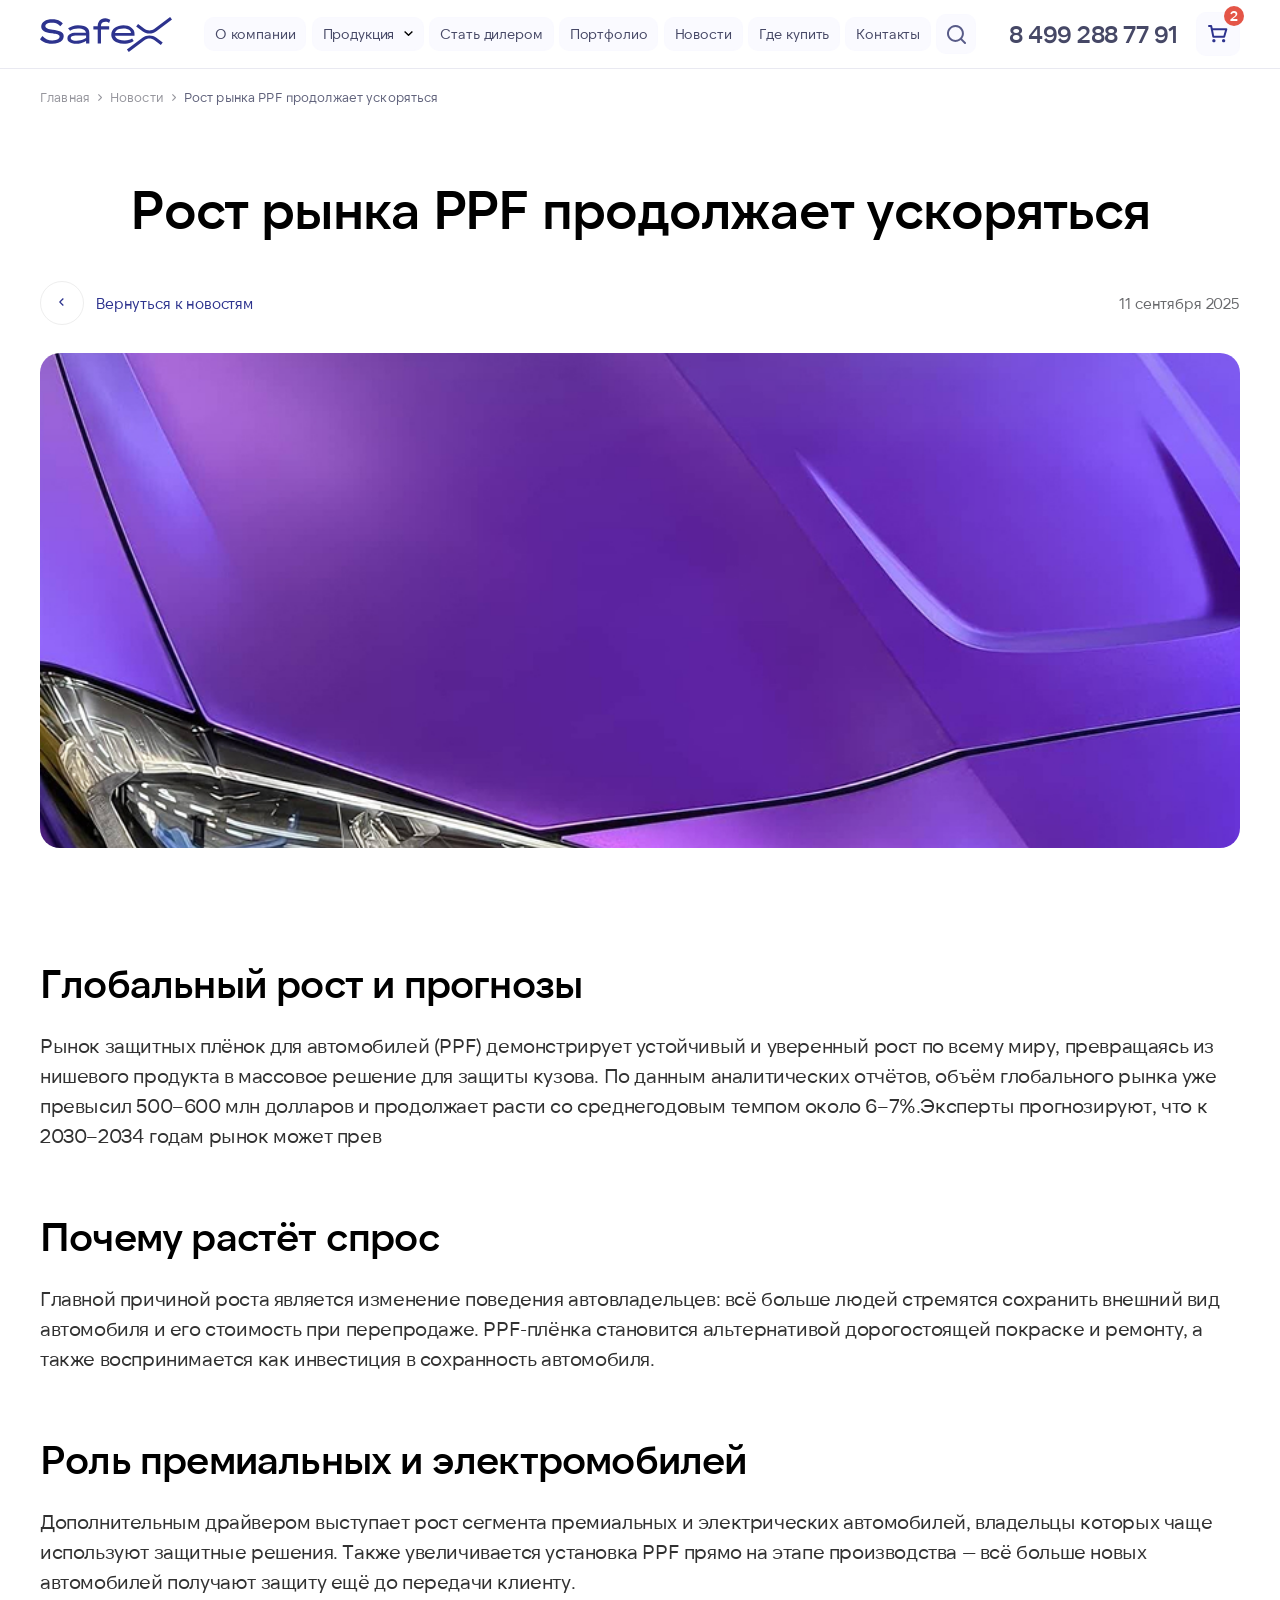
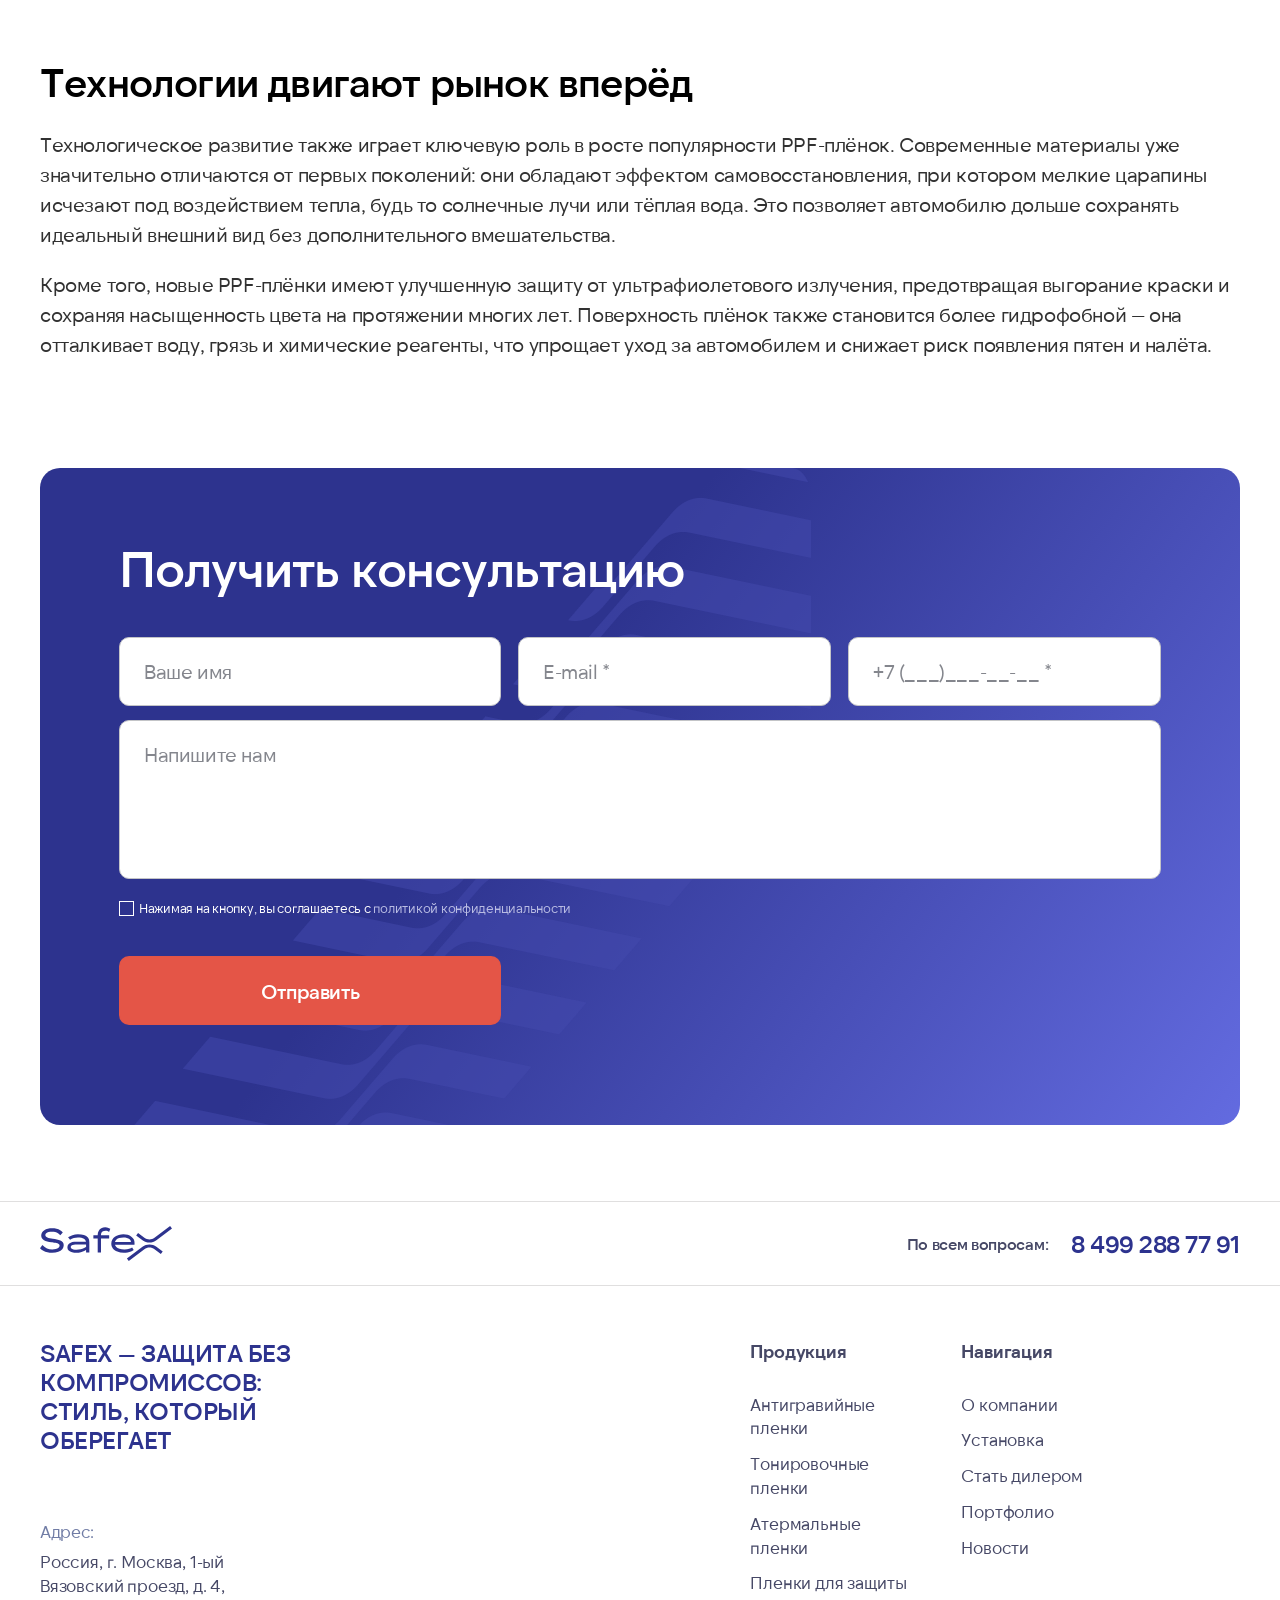
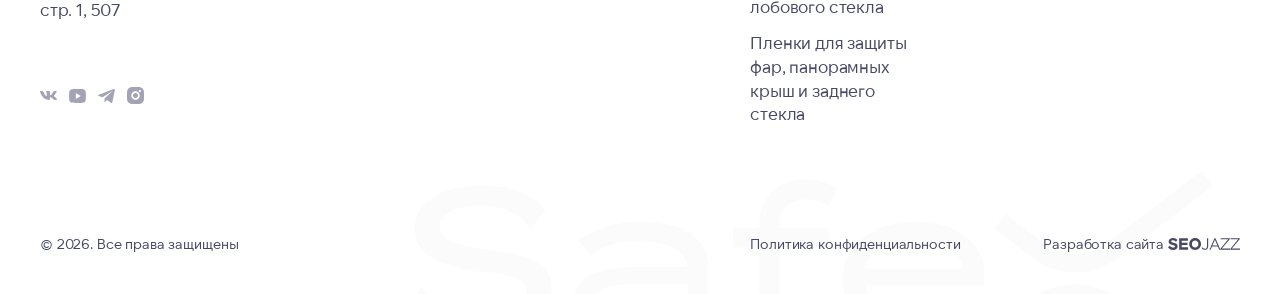
<file: single-news.html>
<!DOCTYPE html>
<html lang="ru">

<head>
	<meta charset="UTF-8">
	<meta name="viewport" content="width=device-width, initial-scale=1.0">

	<title>Рост рынка PPF ускоряется: аналитика и перспективы — Новости SafeX</title>
	<meta name="description" content="Узнайте, почему спрос на антигравийную защиту кузова (PPF) бьет рекорды и какие инновации предлагает бренд SafeX в текущем году.">

	<link rel="icon" href="favicon.ico" type="image/x-icon">
	<link rel="preload" href="src/fonts/NTSomic/NTSomic-Regular.woff2" as="font" type="font/woff2" crossorigin>
	<link rel="stylesheet" href="css/main.css">
</head>

<body>
	<header class="header">
		<div class="header__container container">
			<a class="header__logo" href="index.html">
				<img src="src/images/icons/logo.svg" alt="Логотип SafeX" width="132" height="35">
			</a>

			<nav class="header__nav nav">
				<p class="nav__title">Продукция</p>
				<ul class="nav__list nav__list--products">
					<li class="nav__item">
						<a class="nav__link" href="catalog.html">Антигравийные пленки</a>
					</li>
					<li class="nav__item">
						<a class="nav__link" href="catalog.html">Тонировочные пленки</a>
					</li>
					<li class="nav__item">
						<a class="nav__link" href="catalog.html">Атермальные пленки</a>
					</li>
					<li class="nav__item">
						<a class="nav__link" href="catalog.html">Пленки для защиты лобового стекла</a>
					</li>
					<li class="nav__item">
						<a class="nav__link" href="catalog.html">Пленки для защиты фар, панорамных крыш и заднего стекла</a>
					</li>
				</ul>

				<p class="nav__title">Навигация</p>
				<ul class="nav__list">
					<li class="nav__item">
						<a class="nav__link" href="about.html">О компании</a>
					</li>
					<li class="nav__item nav__item--catalog">
						<a class="nav__link" href="catalog.html">Продукция</a>
						<ul class="nav__sub-menu sub-menu">
							<li class="sub-menu__item">
								<a class="sub-menu__link" href="catalog.html">Антигравийные пленки</a>
							</li>
							<li class="sub-menu__item">
								<a class="sub-menu__link" href="catalog.html">Тонировочные пленки</a>
							</li>
							<li class="sub-menu__item">
								<a class="sub-menu__link" href="catalog.html">Атермальные пленки</a>
							</li>
							<li class="sub-menu__item">
								<a class="sub-menu__link" href="catalog.html">Пленки для защиты лобового стекла</a>
							</li>
							<li class="sub-menu__item">
								<a class="sub-menu__link" href="catalog.html">Для защиты фар, крыши и заднего стекла</a>
							</li>
						</ul>
					</li>
					<li class="nav__item">
						<a class="nav__link" href="dealer.html">Стать дилером</a>
					</li>
					<li class="nav__item">
						<a class="nav__link" href="portfolio.html">Портфолио</a>
					</li>
					<li class="nav__item">
						<a class="nav__link" href="news.html">Новости</a>
					</li>
					<li class="nav__item">
						<a class="nav__link" href="centers.html">Где купить</a>
					</li>
					<li class="nav__item">
						<a class="nav__link" href="contacts.html">Контакты</a>
					</li>
					<li class="nav__item nav__item--search header-search">
						<form class="header-search__form" id="search-form" role="search" action="/" method="get">
							<input class="header-search__input" type="text" name="search" placeholder="Поиск по сайту" aria-label="Введите запрос">
							<button class="header-search__close" type="reset" aria-label="Очистить поиск"></button>
						</form>
						<button class="nav__link nav__link--search header-search__btn" form="search-form" type="submit" aria-label="Начать поиск"></button>
					</li>
				</ul>
			</nav>

			<a class="header__phone" href="tel:+74992887791" aria-label="Позвонить нам">8 499 288 77 91</a>

			<div class="header__actions">
				<a class="header__cart" href="cart.html" aria-label="Перейти в корзину">
					<span class="header__cart-count">2</span>
				</a>
				<button class="header__menu" aria-label="Открыть меню" type="button"></button>
			</div>
		</div>
	</header>

	<main class="news-article">
		<nav class="breadcrumbs container" aria-label="Хлебные крошки">
			<ul class="breadcrumbs__list">
				<li class="breadcrumbs__item">
					<a class="breadcrumbs__link" href="index.html">Главная</a>
				</li>
				<li class="breadcrumbs__item">
					<a class="breadcrumbs__link" href="news.html">Новости</a>
				</li>
				<li class="breadcrumbs__item">
					<span class="breadcrumbs__current" aria-current="page">Рост рынка PPF продолжает ускоряться</span>
				</li>
			</ul>
		</nav>

		<article class="news-article__card post container container--narrow">
			<div class="post__heading">
				<a class="post__back" href="news.html">Вернуться к новостям</a>
				<h1 class="post__title">Рост рынка PPF продолжает ускоряться</h1>
				<time class="post__date" datetime="2025-09-11">11 сентября 2025</time>
			</div>

			<div class="post__image">
				<img src="src/images/news-1.jpg" alt="Процесс оклейки автомобиля пленкой" width="1546" height="637">
			</div>

			<div class="post__content">
				<section class="post__section">
					<h2 class="post__subtitle">Глобальный рост и прогнозы</h2>
					<p class="post__text">Рынок защитных плёнок для автомобилей (PPF) демонстрирует устойчивый и уверенный рост по всему миру, превращаясь из нишевого продукта в массовое решение для защиты кузова. По данным аналитических отчётов, объём глобального рынка уже превысил 500–600 млн долларов и продолжает расти со среднегодовым темпом около 6–7%.Эксперты прогнозируют, что к 2030–2034 годам рынок может прев</p>
				</section>
				<section class="post__section">
					<h2 class="post__subtitle">Почему растёт спрос</h2>
					<p class="post__text">Главной причиной роста является изменение поведения автовладельцев: всё больше людей стремятся сохранить внешний вид автомобиля и его стоимость при перепродаже. PPF-плёнка становится альтернативой дорогостоящей покраске и ремонту, а также воспринимается как инвестиция в сохранность автомобиля.</p>
				</section>
				<section class="post__section">
					<h2 class="post__subtitle">Роль премиальных и электромобилей</h2>
					<p class="post__text">Дополнительным драйвером выступает рост сегмента премиальных и электрических автомобилей, владельцы которых чаще используют защитные решения. Также увеличивается установка PPF прямо на этапе производства — всё больше новых автомобилей получают защиту ещё до передачи клиенту.</p>
				</section>
				<section class="post__section">
					<h2 class="post__subtitle">Технологии двигают рынок вперёд</h2>
					<p class="post__text">Технологическое развитие также играет ключевую роль в росте популярности PPF-плёнок. Современные материалы уже значительно отличаются от первых поколений: они обладают эффектом самовосстановления, при котором мелкие царапины исчезают под воздействием тепла, будь то солнечные лучи или тёплая вода. Это позволяет автомобилю дольше сохранять идеальный внешний вид без дополнительного вмешательства.
					</p>
					<p class="post__text">Кроме того, новые PPF-плёнки имеют улучшенную защиту от ультрафиолетового излучения, предотвращая выгорание краски и сохраняя насыщенность цвета на протяжении многих лет. Поверхность плёнок также становится более гидрофобной — она отталкивает воду, грязь и химические реагенты, что упрощает уход за автомобилем и снижает риск появления пятен и налёта.</p>
				</section>
			</div>
		</article>

		<div class="container">
			<section class="news-article__consultation consultation">
				<div class="consultation__wrapper">
					<div class="consultation__content">
						<h2 class="consultation__title">Получить консультацию</h2>
						<form class="consultation__form form form--small" id="consultation-form" action="#">
							<input class="form__field" name="user_name" placeholder="Ваше имя" type="text">
							<input class="form__field" name="user_email" placeholder="E-mail *" type="email" required>
							<input class="form__field" name="user_phone" placeholder="+7 (___)___-__-__ *" type="tel" required>
							<textarea class="form__field form__field--full form__field--textarea" name="user_message" placeholder="Напишите нам"></textarea>
							<label class="consultation__agreement form__control form__control--checkbox form__control--full">
								<input class="visually-hidden" type="checkbox" name="policy_agreement" required>
								<span class="form__desc">
									Нажимая на кнопку, вы соглашаетесь с <a class="form__link" href="#">политикой конфиденциальности</a>
								</span>
							</label>
							<button class="consultation__btn" type="submit">Отправить</button>
						</form>
					</div>
				</div>
			</section>
		</div>
	</main>

	<footer class="footer">
		<div class="footer__header">
			<div class="footer__header-container container">
				<a class="footer__logo" href="index.html">
					<img src="src/images/icons/logo.svg" alt="Логотип SafeX" width="132" height="35">
				</a>
				<div class="footer__contact">
					<span class="footer__text">По всем вопросам:</span>
					<a class="footer__phone" href="tel:+74992887791" aria-label="Позвонить нам">8 499 288 77 91</a>
				</div>
			</div>
		</div>

		<div class="footer__body container">
			<div class="footer__content">
				<p class="footer__slogan">SafeX — защита без компромиссов: стиль, который оберегает</p>
				<div class="footer__info">
					<div class="footer__office">
						<span class="footer__label">Адрес:</span>
						<address class="footer__address">Россия, г. Москва, 1-ый Вязовский проезд, д. 4, стр. 1, 507</address>
					</div>
					<ul class="footer__socials socials">
						<li class="socials__item">
							<a class="socials__link socials__link--vk" href="#" aria-label="Перейти в Вконтакте"></a>
						</li>
						<li class="socials__item">
							<a class="socials__link socials__link--yt" href="#" aria-label="Перейти в YouTube"></a>
						</li>
						<li class="socials__item">
							<a class="socials__link socials__link--tg" href="#" aria-label="Перейти в Telegram"></a>
						</li>
						<li class="socials__item">
							<a class="socials__link socials__link--in" href="#" aria-label="Перейти в Instagram"></a>
						</li>
					</ul>
				</div>

				<nav class="footer__nav">
					<div class="footer__nav-group">
						<h2 class="footer__title">Продукция</h2>
						<ul class="footer__list">
							<li class="footer__item">
								<a class="footer__link" href="catalog.html">Антигравийные пленки</a>
							</li>
							<li class="footer__item">
								<a class="footer__link" href="catalog.html">Тонировочные пленки</a>
							</li>
							<li class="footer__item">
								<a class="footer__link" href="catalog.html">Атермальные пленки</a>
							</li>
							<li class="footer__item">
								<a class="footer__link" href="catalog.html">Пленки для защиты лобового стекла</a>
							</li>
							<li class="footer__item">
								<a class="footer__link" href="catalog.html">Пленки для защиты фар, панорамных крыш и заднего стекла</a>
							</li>
						</ul>
					</div>
					<div class="footer__nav-group">
						<h2 class="footer__title">Навигация</h2>
						<ul class="footer__list">
							<li class="footer__item">
								<a class="footer__link" href="about.html">О компании</a>
							</li>
							<li class="footer__item">
								<a class="footer__link" href="offices.html">Установка</a>
							</li>
							<li class="footer__item">
								<a class="footer__link" href="dealer.html">Стать дилером</a>
							</li>
							<li class="footer__item">
								<a class="footer__link" href="portfolio.html">Портфолио</a>
							</li>
							<li class="footer__item">
								<a class="footer__link" href="news.html">Новости</a>
							</li>
						</ul>
					</div>
				</nav>
			</div>

			<div class="footer__bottom">
				<p class="footer__copy">© 2026. Все права защищены</p>
				<div class="footer__legal">
					<a class="footer__legal-link" href="#">Политика конфиденциальности</a>
					<a class="footer__legal-link footer__legal-link--seojazz" href="#">Разработка сайта</a>
				</div>
			</div>
		</div>
	</footer>

	<div class="modal" id="modal-consultation">
		<div class="modal__content">
			<button class="modal__close" type="button" aria-label="Закрыть окно"></button>

			<div class="modal__step modal__step--success is-active" id="modal-step-success">
				<p class="modal__title">Спасибо!</p>
				<p class="modal__text">Ваша заявка принята! Мы свяжемся с вами
					в ближайшее время</p>
			</div>
		</div>
	</div>

	<script src="js/main.js" defer></script>
</body>

</html>
</file>
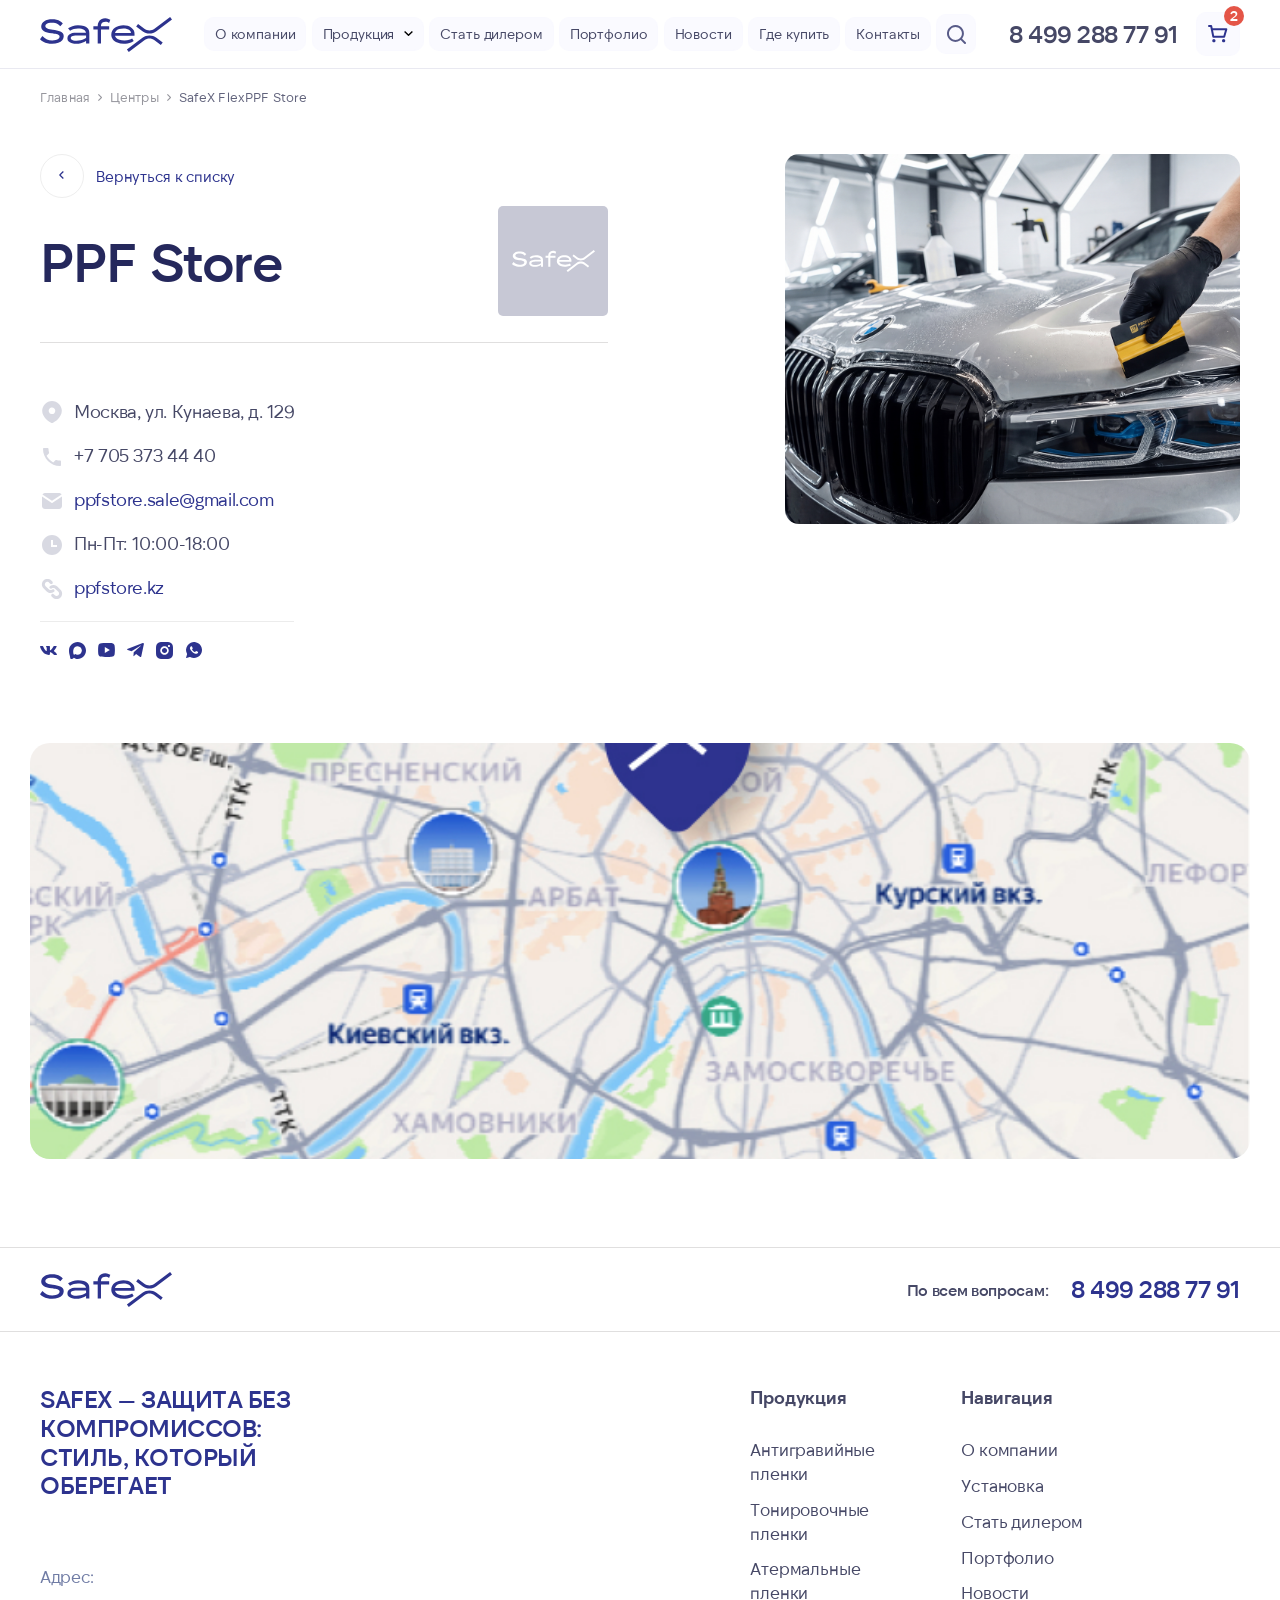
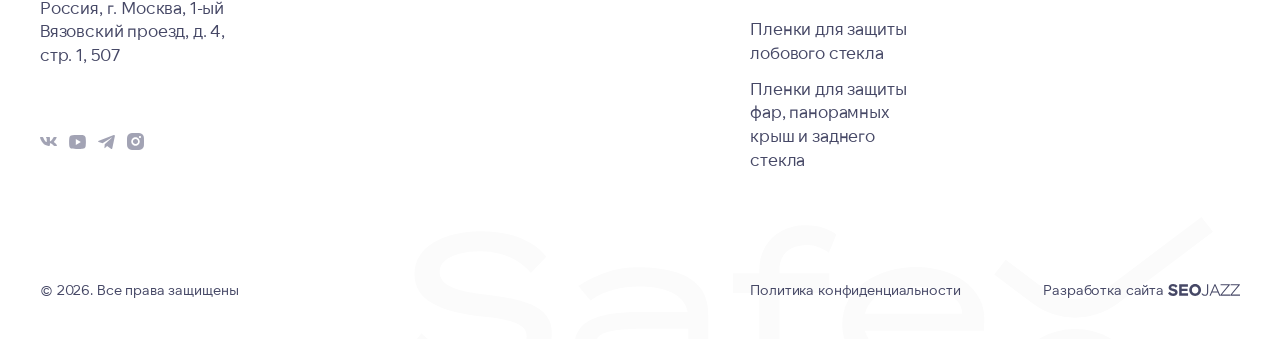
<file: single-office.html>
<!DOCTYPE html>
<html lang="ru">

<head>
	<meta charset="UTF-8">
	<meta name="viewport" content="width=device-width, initial-scale=1.0">

	<title>Офис продаж и студия SafeX — Информация, адрес и время работы</title>
	<meta name="description" content="Подробная информация о представительстве SafeX: точный адрес, схема проезда, перечень доступных услуг и возможность записи на оклейку.">

	<link rel="icon" href="favicon.ico" type="image/x-icon">
	<link rel="preload" href="src/fonts/NTSomic/NTSomic-Regular.woff2" as="font" type="font/woff2" crossorigin>
	<link rel="stylesheet" href="css/main.css">
</head>

<body>
	<header class="header">
		<div class="header__container container">
			<a class="header__logo" href="index.html">
				<img src="src/images/icons/logo.svg" alt="Логотип SafeX" width="132" height="35">
			</a>

			<nav class="header__nav nav">
				<p class="nav__title">Продукция</p>
				<ul class="nav__list nav__list--products">
					<li class="nav__item">
						<a class="nav__link" href="catalog.html">Антигравийные пленки</a>
					</li>
					<li class="nav__item">
						<a class="nav__link" href="catalog.html">Тонировочные пленки</a>
					</li>
					<li class="nav__item">
						<a class="nav__link" href="catalog.html">Атермальные пленки</a>
					</li>
					<li class="nav__item">
						<a class="nav__link" href="catalog.html">Пленки для защиты лобового стекла</a>
					</li>
					<li class="nav__item">
						<a class="nav__link" href="catalog.html">Пленки для защиты фар, панорамных крыш и заднего стекла</a>
					</li>
				</ul>

				<p class="nav__title">Навигация</p>
				<ul class="nav__list">
					<li class="nav__item">
						<a class="nav__link" href="about.html">О компании</a>
					</li>
					<li class="nav__item nav__item--catalog">
						<a class="nav__link" href="catalog.html">Продукция</a>
						<ul class="nav__sub-menu sub-menu">
							<li class="sub-menu__item">
								<a class="sub-menu__link" href="catalog.html">Антигравийные пленки</a>
							</li>
							<li class="sub-menu__item">
								<a class="sub-menu__link" href="catalog.html">Тонировочные пленки</a>
							</li>
							<li class="sub-menu__item">
								<a class="sub-menu__link" href="catalog.html">Атермальные пленки</a>
							</li>
							<li class="sub-menu__item">
								<a class="sub-menu__link" href="catalog.html">Пленки для защиты лобового стекла</a>
							</li>
							<li class="sub-menu__item">
								<a class="sub-menu__link" href="catalog.html">Для защиты фар, крыши и заднего стекла</a>
							</li>
						</ul>
					</li>
					<li class="nav__item">
						<a class="nav__link" href="dealer.html">Стать дилером</a>
					</li>
					<li class="nav__item">
						<a class="nav__link" href="portfolio.html">Портфолио</a>
					</li>
					<li class="nav__item">
						<a class="nav__link" href="news.html">Новости</a>
					</li>
					<li class="nav__item">
						<a class="nav__link" href="centers.html">Где купить</a>
					</li>
					<li class="nav__item">
						<a class="nav__link" href="contacts.html">Контакты</a>
					</li>
					<li class="nav__item nav__item--search header-search">
						<form class="header-search__form" id="search-form" role="search" action="/" method="get">
							<input class="header-search__input" type="text" name="search" placeholder="Поиск по сайту" aria-label="Введите запрос">
							<button class="header-search__close" type="reset" aria-label="Очистить поиск"></button>
						</form>
						<button class="nav__link nav__link--search header-search__btn" form="search-form" type="submit" aria-label="Начать поиск"></button>
					</li>
				</ul>
			</nav>

			<a class="header__phone" href="tel:+74992887791" aria-label="Позвонить нам">8 499 288 77 91</a>

			<div class="header__actions">
				<a class="header__cart" href="cart.html" aria-label="Перейти в корзину">
					<span class="header__cart-count">2</span>
				</a>
				<button class="header__menu" aria-label="Открыть меню" type="button"></button>
			</div>
		</div>
	</header>

	<main class="office-page">
		<nav class="office-page__breadcrumbs breadcrumbs container" aria-label="Хлебные крошки">
			<ul class="breadcrumbs__list">
				<li class="breadcrumbs__item">
					<a class="breadcrumbs__link" href="index.html">Главная</a>
				</li>
				<li class="breadcrumbs__item">
					<a class="breadcrumbs__link" href="offices.html">Центры</a>
				</li>
				<li class="breadcrumbs__item">
					<span class="breadcrumbs__current" aria-current="page">SafeX FlexPPF Store</span>
				</li>
			</ul>
		</nav>

		<div class="office-page__content container container--narrow">
			<div class="office-page__wrapper">
				<div class="office-page__card location-card">
					<a class="office-page__back" href="centers.html">Вернуться к списку</a>
					<h1 class="office-page__title 	location-card__name">PPF Store</h1>

					<dl class="office-page__list location-card__list">
						<div class="location-card__item location-card__item--address">
							<dt class="visually-hidden">Адрес</dt>
							<dd class="location-card__value js-info-address">Москва, ул. Кунаева, д. 129</dd>
						</div>
						<div class="location-card__item location-card__item--phone">
							<dt class="visually-hidden">Телефон</dt>
							<dd class="location-card__value">
								<a class="js-info-phone" href="tel:+77053734440">+7 705 373 44 40</a>
							</dd>
						</div>
						<div class="location-card__item location-card__item--email">
							<dt class="visually-hidden">Почта</dt>
							<dd class="location-card__value">
								<a class="location-card__link js-info-email" href="mailto:ppfstore.sale@gmail.com">ppfstore.sale@gmail.com</a>
							</dd>
						</div>
						<div class="location-card__item location-card__item--schedule">
							<dt class="visually-hidden">График</dt>
							<dd class="location-card__value js-info-schedule">Пн-Пт: 10:00-18:00</dd>
						</div>
						<div class="location-card__item location-card__item--site">
							<dt class="visually-hidden">Сайт</dt>
							<dd class="location-card__value">
								<a class="location-card__link js-info-site" href="https://ppfstore.kz" target="_blank">ppfstore.kz</a>
							</dd>
						</div>
					</dl>

					<ul class="office-page__socials location-card__socials socials socials--accent">
						<li class="socials__item">
							<a class="socials__link socials__link--vk js-social" href="#" data-type="vk" aria-label="Перейти в Вконтакте"></a>
						</li>
						<li class="socials__item">
							<a class="socials__link socials__link--mx js-social" href="#" data-type="mx" aria-label="Перейти в Max"></a>
						</li>
						<li class="socials__item">
							<a class="socials__link socials__link--yt js-social" href="#" data-type="yt" aria-label="Перейти в YouTube"></a>
						</li>
						<li class="socials__item">
							<a class="socials__link socials__link--tg js-social" href="#" data-type="tg" aria-label="Перейти в Telegram"></a>
						</li>
						<li class="socials__item">
							<a class="socials__link socials__link--in js-social" href="#" data-type="in" aria-label="Перейти в Instagram"></a>
						</li>
						<li class="socials__item">
							<a class="socials__link socials__link--wa js-social" href="#" data-type="wa" aria-label="Перейти в WhatsApp"></a>
						</li>
					</ul>
				</div>

				<div class="office-page__image">
					<img src="src/images/office-1.jpg" alt="PPF Store" width="601" height="489">
				</div>
			</div>
		</div>

		<div class="container container--wider">
			<div class="office-page__map" id="office-map"></div>
		</div>
	</main>

	<footer class="footer">
		<div class="footer__header">
			<div class="footer__header-container container">
				<a class="footer__logo" href="index.html">
					<img src="src/images/icons/logo.svg" alt="Логотип SafeX" width="132" height="35">
				</a>
				<div class="footer__contact">
					<span class="footer__text">По всем вопросам:</span>
					<a class="footer__phone" href="tel:+74992887791" aria-label="Позвонить нам">8 499 288 77 91</a>
				</div>
			</div>
		</div>

		<div class="footer__body container">
			<div class="footer__content">
				<p class="footer__slogan">SafeX — защита без компромиссов: стиль, который оберегает</p>
				<div class="footer__info">
					<div class="footer__office">
						<span class="footer__label">Адрес:</span>
						<address class="footer__address">Россия, г. Москва, 1-ый Вязовский проезд, д. 4, стр. 1, 507</address>
					</div>
					<ul class="footer__socials socials">
						<li class="socials__item">
							<a class="socials__link socials__link--vk" href="#" aria-label="Перейти в Вконтакте"></a>
						</li>
						<li class="socials__item">
							<a class="socials__link socials__link--yt" href="#" aria-label="Перейти в YouTube"></a>
						</li>
						<li class="socials__item">
							<a class="socials__link socials__link--tg" href="#" aria-label="Перейти в Telegram"></a>
						</li>
						<li class="socials__item">
							<a class="socials__link socials__link--in" href="#" aria-label="Перейти в Instagram"></a>
						</li>
					</ul>
				</div>

				<nav class="footer__nav">
					<div class="footer__nav-group">
						<h2 class="footer__title">Продукция</h2>
						<ul class="footer__list">
							<li class="footer__item">
								<a class="footer__link" href="catalog.html">Антигравийные пленки</a>
							</li>
							<li class="footer__item">
								<a class="footer__link" href="catalog.html">Тонировочные пленки</a>
							</li>
							<li class="footer__item">
								<a class="footer__link" href="catalog.html">Атермальные пленки</a>
							</li>
							<li class="footer__item">
								<a class="footer__link" href="catalog.html">Пленки для защиты лобового стекла</a>
							</li>
							<li class="footer__item">
								<a class="footer__link" href="catalog.html">Пленки для защиты фар, панорамных крыш и заднего стекла</a>
							</li>
						</ul>
					</div>
					<div class="footer__nav-group">
						<h2 class="footer__title">Навигация</h2>
						<ul class="footer__list">
							<li class="footer__item">
								<a class="footer__link" href="about.html">О компании</a>
							</li>
							<li class="footer__item">
								<a class="footer__link" href="offices.html">Установка</a>
							</li>
							<li class="footer__item">
								<a class="footer__link" href="dealer.html">Стать дилером</a>
							</li>
							<li class="footer__item">
								<a class="footer__link" href="portfolio.html">Портфолио</a>
							</li>
							<li class="footer__item">
								<a class="footer__link" href="news.html">Новости</a>
							</li>
						</ul>
					</div>
				</nav>
			</div>

			<div class="footer__bottom">
				<p class="footer__copy">© 2026. Все права защищены</p>
				<div class="footer__legal">
					<a class="footer__legal-link" href="#">Политика конфиденциальности</a>
					<a class="footer__legal-link footer__legal-link--seojazz" href="#">Разработка сайта</a>
				</div>
			</div>
		</div>
	</footer>
</body>

</html>
</file>
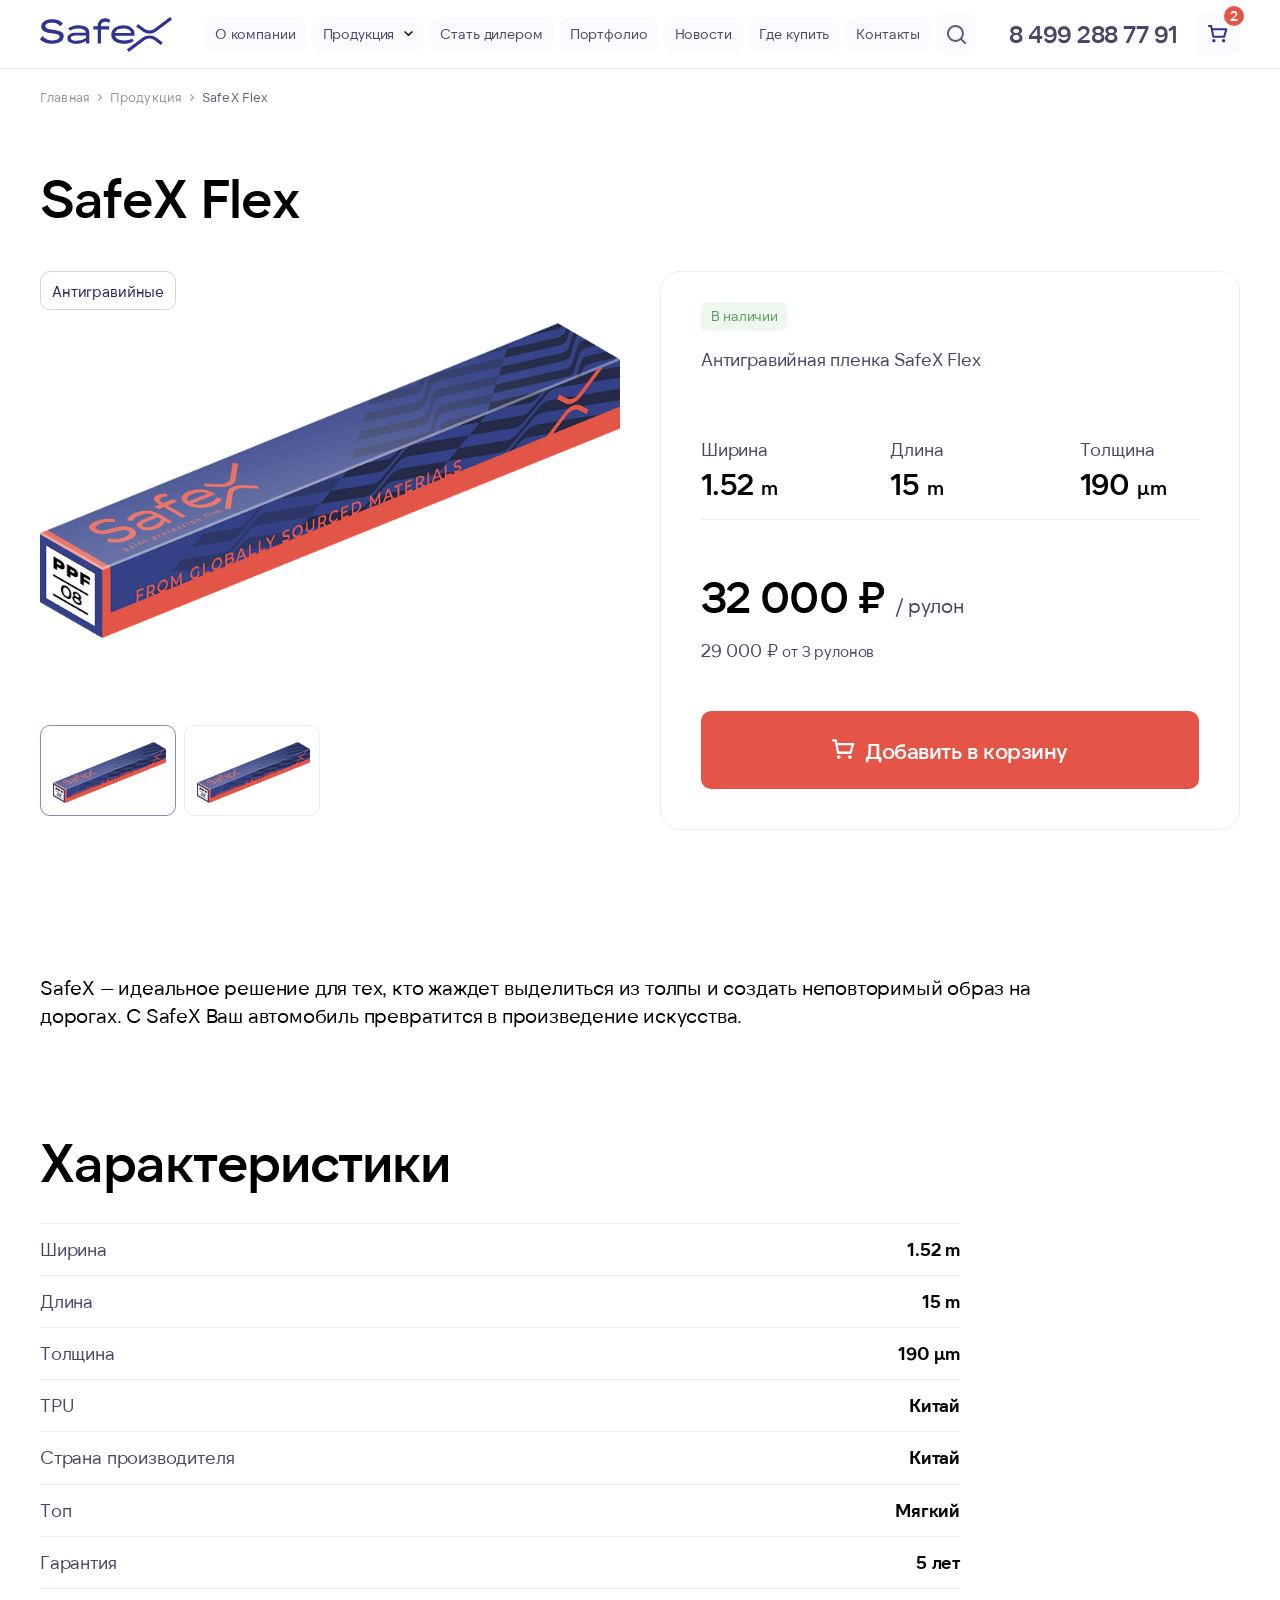
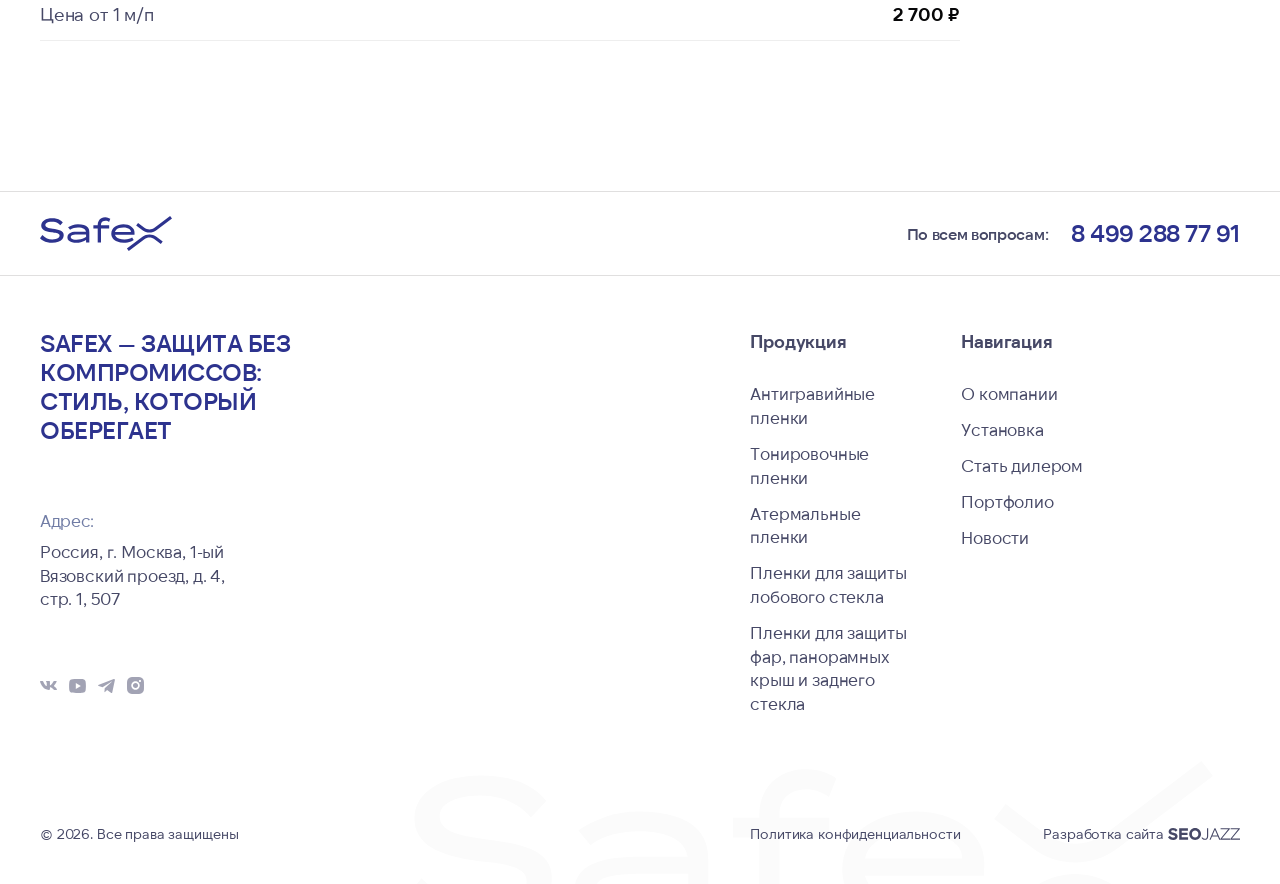
<file: single-product.html>
<!DOCTYPE html>
<html lang="ru">

<head>
	<meta charset="UTF-8">
	<meta name="viewport" content="width=device-width, initial-scale=1.0">

	<title> Пленка SafeX Flex — Высокая эластичность и надежная защита</title>
	<meta name="description" content="Узнайте все о преимуществах серии SafeX Flex: идеальное прилегание, кристальная прозрачность и долговечность. Заказывайте у официального дилера.">

	<link rel="icon" href="favicon.ico" type="image/x-icon">
	<link rel="preload" href="src/fonts/NTSomic/NTSomic-Regular.woff2" as="font" type="font/woff2" crossorigin>
	<link rel="stylesheet" href="css/main.css">
</head>

<body>
	<header class="header">
		<div class="header__container container">
			<a class="header__logo" href="index.html">
				<img src="src/images/icons/logo.svg" alt="Логотип SafeX" width="132" height="35">
			</a>

			<nav class="header__nav nav">
				<p class="nav__title">Продукция</p>
				<ul class="nav__list nav__list--products">
					<li class="nav__item">
						<a class="nav__link" href="catalog.html">Антигравийные пленки</a>
					</li>
					<li class="nav__item">
						<a class="nav__link" href="catalog.html">Тонировочные пленки</a>
					</li>
					<li class="nav__item">
						<a class="nav__link" href="catalog.html">Атермальные пленки</a>
					</li>
					<li class="nav__item">
						<a class="nav__link" href="catalog.html">Пленки для защиты лобового стекла</a>
					</li>
					<li class="nav__item">
						<a class="nav__link" href="catalog.html">Пленки для защиты фар, панорамных крыш и заднего стекла</a>
					</li>
				</ul>

				<p class="nav__title">Навигация</p>
				<ul class="nav__list">
					<li class="nav__item">
						<a class="nav__link" href="about.html">О компании</a>
					</li>
					<li class="nav__item nav__item--catalog">
						<a class="nav__link" href="catalog.html">Продукция</a>
						<ul class="nav__sub-menu sub-menu">
							<li class="sub-menu__item">
								<a class="sub-menu__link" href="catalog.html">Антигравийные пленки</a>
							</li>
							<li class="sub-menu__item">
								<a class="sub-menu__link" href="catalog.html">Тонировочные пленки</a>
							</li>
							<li class="sub-menu__item">
								<a class="sub-menu__link" href="catalog.html">Атермальные пленки</a>
							</li>
							<li class="sub-menu__item">
								<a class="sub-menu__link" href="catalog.html">Пленки для защиты лобового стекла</a>
							</li>
							<li class="sub-menu__item">
								<a class="sub-menu__link" href="catalog.html">Для защиты фар, крыши и заднего стекла</a>
							</li>
						</ul>
					</li>
					<li class="nav__item">
						<a class="nav__link" href="dealer.html">Стать дилером</a>
					</li>
					<li class="nav__item">
						<a class="nav__link" href="portfolio.html">Портфолио</a>
					</li>
					<li class="nav__item">
						<a class="nav__link" href="news.html">Новости</a>
					</li>
					<li class="nav__item">
						<a class="nav__link" href="centers.html">Где купить</a>
					</li>
					<li class="nav__item">
						<a class="nav__link" href="contacts.html">Контакты</a>
					</li>
					<li class="nav__item nav__item--search header-search">
						<form class="header-search__form" id="search-form" role="search" action="/" method="get">
							<input class="header-search__input" type="text" name="search" placeholder="Поиск по сайту" aria-label="Введите запрос">
							<button class="header-search__close" type="reset" aria-label="Очистить поиск"></button>
						</form>
						<button class="nav__link nav__link--search header-search__btn" form="search-form" type="submit" aria-label="Начать поиск"></button>
					</li>
				</ul>
			</nav>

			<a class="header__phone" href="tel:+74992887791" aria-label="Позвонить нам">8 499 288 77 91</a>

			<div class="header__actions">
				<a class="header__cart" href="cart.html" aria-label="Перейти в корзину">
					<span class="header__cart-count">2</span>
				</a>
				<div class="header__popup cart-popup" id="cart-popup">
					<div class="cart-popup__image">
						<img src="src/images/product-1.png" alt="Пленка SafeX Flex">
					</div>
					<p class="cart-popup__name">SafeX Flex</p>
					<a class="cart-popup__btn" href="cart.html">В корзину</a>
				</div>
				<button class="header__menu" aria-label="Открыть меню" type="button"></button>
			</div>
		</div>
	</header>

	<main class="product-page">
		<nav class="product-page__breadcrumbs breadcrumbs container" aria-label="Хлебные крошки">
			<ul class="breadcrumbs__list">
				<li class="breadcrumbs__item">
					<a class="breadcrumbs__link" href="index.html">Главная</a>
				</li>
				<li class="breadcrumbs__item">
					<a class="breadcrumbs__link" href="catalog.html">Продукция</a>
				</li>
				<li class="breadcrumbs__item">
					<span class="breadcrumbs__current" aria-current="page">SafeX Flex</span>
				</li>
			</ul>
		</nav>

		<div class="container container--narrow">
			<h1 class="product-page__title">SafeX Flex</h1>

			<div class="product-page__content">
				<div class="product-page__intro">
					<ul class="product-page__tags">
						<li class="product-page__tags-item">Антигравийные</li>
					</ul>
					<div class="product-gallery">
						<div class="product-gallery__main">
							<img src="src/images/product-1.png" alt="SafeX Flex" width="604" height="326">
						</div>
						<div class="product-gallery__thumbs">
							<button class="product-gallery__thumb is-active" type="button" aria-label="Просмотреть фото 1">
								<img src="src/images/product-1.png" alt="" width="113" height="61">
							</button>
							<button class="product-gallery__thumb" type="button" aria-label="Просмотреть фото 2">
								<img src="src/images/product-1.png" alt="" width="113" height="61">
							</button>
						</div>
					</div>
				</div>

				<div class="product-info">
					<div class="product-info__status is-available">В наличии</div>
					<p class="product-info__text">Антигравийная пленка SafeX Flex</p>
					<dl class="product-info__list">
						<div class="product-info__item">
							<dt class="product-info__label">Ширина</dt>
							<dd class="product-info__value">1.52 <span>m</span></dd>
						</div>
						<div class="product-info__item">
							<dt class="product-info__label">Длина</dt>
							<dd class="product-info__value">15 <span>m</span></dd>
						</div>
						<div class="product-info__item">
							<dt class="product-info__label">Толщина</dt>
							<dd class="product-info__value">190 <span>µm</span></dd>
						</div>
					</dl>
					<div class="product-info__price">
						<span class="product-info__price-current">32 000 ₽ <small>/ рулон</small></span>
						<span class="product-info__price-wholesale">29 000 ₽ <small>от 3 рулонов</small></span>
					</div>
					<button class="product-info__btn" type="button">Добавить в корзину</button>
				</div>
			</div>

			<div class="product-page__details">
				<p class="product-page__desc">SafeX — идеальное решение для тех, кто жаждет выделиться из толпы и создать неповторимый образ на дорогах. С SafeX Ваш автомобиль превратится в произведение искусства.</p>
				<section class="product-page__specs">
					<h2 class="product-page__specs-title">Характеристики</h2>
					<dl class="specs">
						<div class="specs__item">
							<dt class="specs__title">Ширина</dt>
							<dd class="specs__text">1.52 m</dd>
						</div>
						<div class="specs__item">
							<dt class="specs__title">Длина</dt>
							<dd class="specs__text">15 m</dd>
						</div>
						<div class="specs__item">
							<dt class="specs__title">Толщина</dt>
							<dd class="specs__text">190 µm</dd>
						</div>
						<div class="specs__item">
							<dt class="specs__title">TPU</dt>
							<dd class="specs__text">Китай</dd>
						</div>
						<div class="specs__item">
							<dt class="specs__title">Страна производителя</dt>
							<dd class="specs__text">Китай</dd>
						</div>
						<div class="specs__item">
							<dt class="specs__title">Топ</dt>
							<dd class="specs__text">Мягкий</dd>
						</div>
						<div class="specs__item">
							<dt class="specs__title">Гарантия</dt>
							<dd class="specs__text">5 лет</dd>
						</div>
						<div class="specs__item">
							<dt class="specs__title">Цена от 1 м/п</dt>
							<dd class="specs__text">2 700 ₽</dd>
						</div>
					</dl>
				</section>
			</div>

			<section class="product-page__consultation consultation">
				<div class="consultation__wrapper">
					<div class="consultation__content">
						<h2 class="consultation__title">Получить консультацию</h2>
						<form class="consultation__form form form--small" id="consultation-form" action="#">
							<input class="form__field" name="user_name" placeholder="Ваше имя" type="text">
							<input class="form__field" name="user_email" placeholder="E-mail *" type="email" required>
							<input class="form__field" name="user_phone" placeholder="+7 (___)___-__-__ *" type="tel" required>
							<textarea class="form__field form__field--full form__field--textarea" name="user_message" placeholder="Напишите нам"></textarea>
							<label class="consultation__agreement form__control form__control--checkbox form__control--full">
								<input class="visually-hidden" type="checkbox" name="policy_agreement" required>
								<span class="form__desc">
									Нажимая на кнопку, вы соглашаетесь с <a class="form__link" href="#">политикой конфиденциальности</a>
								</span>
							</label>
							<button class="consultation__btn" type="submit">Отправить</button>
						</form>
					</div>
				</div>
			</section>
		</div>
	</main>

	<footer class="footer">
		<div class="footer__header">
			<div class="footer__header-container container">
				<a class="footer__logo" href="index.html">
					<img src="src/images/icons/logo.svg" alt="Логотип SafeX" width="132" height="35">
				</a>
				<div class="footer__contact">
					<span class="footer__text">По всем вопросам:</span>
					<a class="footer__phone" href="tel:+74992887791" aria-label="Позвонить нам">8 499 288 77 91</a>
				</div>
			</div>
		</div>

		<div class="footer__body container">
			<div class="footer__content">
				<p class="footer__slogan">SafeX — защита без компромиссов: стиль, который оберегает</p>
				<div class="footer__info">
					<div class="footer__office">
						<span class="footer__label">Адрес:</span>
						<address class="footer__address">Россия, г. Москва, 1-ый Вязовский проезд, д. 4, стр. 1, 507</address>
					</div>
					<ul class="footer__socials socials">
						<li class="socials__item">
							<a class="socials__link socials__link--vk" href="#" aria-label="Перейти в Вконтакте"></a>
						</li>
						<li class="socials__item">
							<a class="socials__link socials__link--yt" href="#" aria-label="Перейти в YouTube"></a>
						</li>
						<li class="socials__item">
							<a class="socials__link socials__link--tg" href="#" aria-label="Перейти в Telegram"></a>
						</li>
						<li class="socials__item">
							<a class="socials__link socials__link--in" href="#" aria-label="Перейти в Instagram"></a>
						</li>
					</ul>
				</div>

				<nav class="footer__nav">
					<div class="footer__nav-group">
						<h2 class="footer__title">Продукция</h2>
						<ul class="footer__list">
							<li class="footer__item">
								<a class="footer__link" href="catalog.html">Антигравийные пленки</a>
							</li>
							<li class="footer__item">
								<a class="footer__link" href="catalog.html">Тонировочные пленки</a>
							</li>
							<li class="footer__item">
								<a class="footer__link" href="catalog.html">Атермальные пленки</a>
							</li>
							<li class="footer__item">
								<a class="footer__link" href="catalog.html">Пленки для защиты лобового стекла</a>
							</li>
							<li class="footer__item">
								<a class="footer__link" href="catalog.html">Пленки для защиты фар, панорамных крыш и заднего стекла</a>
							</li>
						</ul>
					</div>
					<div class="footer__nav-group">
						<h2 class="footer__title">Навигация</h2>
						<ul class="footer__list">
							<li class="footer__item">
								<a class="footer__link" href="about.html">О компании</a>
							</li>
							<li class="footer__item">
								<a class="footer__link" href="offices.html">Установка</a>
							</li>
							<li class="footer__item">
								<a class="footer__link" href="dealer.html">Стать дилером</a>
							</li>
							<li class="footer__item">
								<a class="footer__link" href="portfolio.html">Портфолио</a>
							</li>
							<li class="footer__item">
								<a class="footer__link" href="news.html">Новости</a>
							</li>
						</ul>
					</div>
				</nav>
			</div>

			<div class="footer__bottom">
				<p class="footer__copy">© 2026. Все права защищены</p>
				<div class="footer__legal">
					<a class="footer__legal-link" href="#">Политика конфиденциальности</a>
					<a class="footer__legal-link footer__legal-link--seojazz" href="#">Разработка сайта</a>
				</div>
			</div>
		</div>
	</footer>

	<div class="modal" id="modal-consultation">
		<div class="modal__content">
			<button class="modal__close" type="button" aria-label="Закрыть окно"></button>

			<div class="modal__step modal__step--success is-active" id="modal-step-success">
				<p class="modal__title">Спасибо!</p>
				<p class="modal__text">Ваша заявка принята! Мы свяжемся с вами
					в ближайшее время</p>
			</div>
		</div>
	</div>

	<script src="js/main.js" defer></script>
</body>

</html>
</file>
<file: css/main.css>
@font-face {
  font-family: "NTSomic";
  src: url("../src/fonts/NTSomic/NTSomic-Regular.woff2") format("woff2");
  font-weight: 400;
  font-style: normal;
  font-display: swap;
}
@font-face {
  font-family: "NTSomic";
  src: url("../src/fonts/NTSomic/NTSomic-Medium.woff2") format("woff2");
  font-weight: 500;
  font-style: normal;
  font-display: swap;
}
@font-face {
  font-family: "NTSomic";
  src: url("../src/fonts/NTSomic/NTSomic-Bold.woff2") format("woff2");
  font-weight: 700;
  font-style: normal;
  font-display: swap;
}
.visually-hidden {
  position: absolute;
  width: 1px;
  height: 1px;
  margin: -1px;
  border: 0;
  padding: 0;
  white-space: nowrap;
  clip-path: inset(100%);
  clip: rect(0 0 0 0);
  overflow: hidden;
}

.stretched-link::after, .popular-categories__btn::after, .product-card__link::after, .locations__btn::after {
  content: "";
  position: absolute;
  inset: 0;
  z-index: 1;
  pointer-events: auto;
}

.btn {
  font-family: inherit;
  display: flex;
  align-items: center;
  justify-content: center;
  gap: 10px;
  border-radius: 10px;
  transition: all 0.2s ease;
  cursor: pointer;
  border: 1px solid transparent;
}

.btn-back, .office-page__back, .post__back {
  font-size: 13px;
  font-weight: 400;
  line-height: 1.2;
  letter-spacing: -0.01em;
  color: #2d338e;
  display: flex;
  align-items: center;
  gap: 0 5px;
  position: relative;
}
.btn-back::before, .office-page__back::before, .post__back::before {
  content: "";
  width: 5px;
  height: 8px;
  display: block;
  background-color: currentColor;
  -webkit-mask-image: url("../src/images/icons/arrow.svg");
          mask-image: url("../src/images/icons/arrow.svg");
  -webkit-mask-repeat: no-repeat;
          mask-repeat: no-repeat;
  -webkit-mask-size: contain;
          mask-size: contain;
  -webkit-mask-position: center;
          mask-position: center;
  flex-shrink: 0;
  transform: rotate(180deg);
  position: absolute;
  top: 12px;
  left: 13px;
}
.btn-back::after, .office-page__back::after, .post__back::after {
  content: "";
  display: block;
  width: 32px;
  height: 32px;
  border: 1px solid #eeeeee;
  border-radius: 50%;
  transform: rotate(180deg);
  transition: background-color 0.3s ease;
  order: -1;
}
.btn-back:is(:hover, :focus-visible)::after, .office-page__back:is(:hover, :focus-visible)::after, .post__back:is(:hover, :focus-visible)::after {
  background-color: #fafaff;
}
@media (min-width: 1200px) {
  .btn-back, .office-page__back, .post__back {
    font-size: 15px;
    gap: 0 12px;
  }
  .btn-back::before, .office-page__back::before, .post__back::before {
    top: 17px;
    left: 19px;
  }
  .btn-back::after, .office-page__back::after, .post__back::after {
    width: 44px;
    height: 44px;
  }
}

*,
*::before,
*::after {
  box-sizing: border-box;
}

body,
h1,
h2,
h3,
h4,
p,
ul,
ol,
li,
figure,
figcaption,
blockquote,
dl,
dd {
  margin: 0;
  padding: 0;
}

ul,
ol {
  list-style: none;
}

a {
  text-decoration: none;
  color: inherit;
}

img,
picture {
  max-width: 100%;
  display: block;
}

fieldset {
  border: none;
}

input,
fieldset,
legend {
  padding: 0;
  margin: 0;
}

input,
button,
textarea,
select {
  font: inherit;
  outline: none;
  border: none;
  background: transparent;
}

textarea {
  resize: none;
}

label {
  cursor: pointer;
}

button {
  cursor: pointer;
  padding: 0;
}

address {
  font-style: normal;
}

summary {
  list-style: none;
}
summary::-webkit-details-marker {
  display: none;
}

html,
body {
  height: 100%;
}

body {
  font-family: "NTSomic", "Arial", sans-serif;
  line-height: 1.2;
  text-rendering: optimizeSpeed;
  color: #000000;
  min-height: 100vh;
  display: flex;
  flex-direction: column;
  scroll-behavior: smooth;
  overflow-x: hidden;
}

main {
  margin-top: 71px;
  flex: 1 0 auto;
}
@media (min-width: 1200px) {
  main {
    margin-top: 90px;
  }
}

footer {
  flex-shrink: 0;
}

input {
  accent-color: #2d338e;
}
input[type=radio], input[type=checkbox] {
  cursor: pointer;
}

@keyframes fadeIn {
  from {
    opacity: 0;
    transform: translateY(10px);
  }
  to {
    opacity: 1;
    transform: translateY(0);
  }
}
@keyframes fadeOut {
  from {
    opacity: 1;
    transform: translateY(0);
  }
  to {
    opacity: 0;
    transform: translateY(10px);
  }
}
h1, .title-h1, .cart-page__title, .locations-page__title, .contacts-page__title, .product-page__title, .product-page__specs-title, .news-page__title, .about-page__title, .portfolio-page__title, .shop-page__title, .home-hero__title, .dealer-hero__title, .post__title {
  font-size: 30px;
  font-weight: 500;
  line-height: 1.2;
  letter-spacing: -0.02em;
}
@media (min-width: 1200px) {
  h1, .title-h1, .cart-page__title, .locations-page__title, .contacts-page__title, .product-page__title, .product-page__specs-title, .news-page__title, .about-page__title, .portfolio-page__title, .shop-page__title, .home-hero__title, .dealer-hero__title, .post__title {
    font-size: 54px;
  }
}

h2, .title-h2, .dealer-page__locations-title, .about-page__faq-title, .consultation__title, .popular-categories__title, .dealer-invite__title, .gallery__title, .benefits__title {
  font-size: 26px;
  font-weight: 500;
  line-height: 1.2;
  letter-spacing: -0.02em;
}
@media (min-width: 1200px) {
  h2, .title-h2, .dealer-page__locations-title, .about-page__faq-title, .consultation__title, .popular-categories__title, .dealer-invite__title, .gallery__title, .benefits__title {
    font-size: 50px;
  }
}

h3, .title-h3 {
  font-size: 24px;
  font-weight: 500;
  line-height: 1.2;
  letter-spacing: -0.02em;
}
@media (min-width: 1200px) {
  h3, .title-h3 {
    font-size: 44px;
  }
}

h4, .title-h4, .empty-page__text, .about-page__text, .post__subtitle, .modal__title {
  font-size: 24px;
  font-weight: 500;
  line-height: 1.2;
  letter-spacing: -0.02em;
}
@media (min-width: 1200px) {
  h4, .title-h4, .empty-page__text, .about-page__text, .post__subtitle, .modal__title {
    font-size: 40px;
  }
}

h4, .title-h5, .checkout__title, .checkout__legend, .factory-card__title {
  font-size: 20px;
  font-weight: 500;
  line-height: 1.2;
  letter-spacing: -0.02em;
}
@media (min-width: 1200px) {
  h4, .title-h5, .checkout__title, .checkout__legend, .factory-card__title {
    font-size: 36px;
  }
}

.container {
  width: 100%;
  max-width: 1920px;
  padding-left: 20px;
  padding-right: 20px;
  margin-left: auto;
  margin-right: auto;
}
.container--narrow {
  max-width: 1626px;
}
@media (min-width: 1200px) {
  .container {
    padding-left: 40px;
    padding-right: 40px;
  }
  .container--wider {
    padding-left: 30px;
    padding-right: 30px;
  }
}

.form__wrapper {
  margin-bottom: 19px;
}
.form__wrapper:last-child {
  margin-bottom: 0;
}
.form__label {
  font-size: 16px;
  font-weight: 400;
  line-height: 1.2;
  letter-spacing: -0.02em;
  color: #25285c;
  margin-bottom: 12px;
  display: block;
}
.form__field {
  font-size: 16px;
  font-weight: 400;
  line-height: 1.2;
  letter-spacing: -0.02em;
  color: #000000;
  width: 100%;
  padding: 19px 24px;
  border: 1px solid #c3c4c7;
  background-color: #ffffff;
  border-radius: 10px;
  transition: all 0.3s ease;
}
.form__field::-moz-placeholder {
  color: #84868d;
}
.form__field::placeholder {
  color: #84868d;
}
.form__field:not(:-moz-placeholder) {
  border-color: #9597af;
}
.form__field:not(:placeholder-shown) {
  border-color: #9597af;
}
.form__field--full {
  grid-column: 1/-1;
}
.form__field--textarea {
  min-height: 156px;
  padding-top: 10px;
}
.form__control {
  margin-bottom: 15px;
  display: flex;
  align-items: start;
  gap: 0 6px;
  position: relative;
}
.form__control::before {
  content: "";
  width: 11px;
  height: 11px;
  display: block;
  background-color: #2d338e;
  flex-shrink: 0;
  position: absolute;
  top: 10px;
  left: 5px;
  transform: translateY(-50%);
  opacity: 0;
  transition: opacity 0.2s ease;
  flex-shrink: 0;
}
.form__control::after {
  content: "";
  display: block;
  width: 21px;
  height: 21px;
  border: 1px solid #ffffff;
  order: -1;
  transition: background-color 0.2s ease;
  flex-shrink: 0;
}
.form__control:last-child {
  margin-bottom: 0;
}
.form__control:has(input:checked)::before {
  opacity: 1;
}
.form__control:has(input:checked)::after {
  background-color: #ffffff;
}
.form__control--radio::before, .form__control--radio::after {
  border-radius: 50%;
}
.form__control--radio::after {
  border-width: 3px;
}
.form__control--checkbox::before {
  -webkit-mask-image: url("../src/images/icons/check.svg");
          mask-image: url("../src/images/icons/check.svg");
  -webkit-mask-repeat: no-repeat;
          mask-repeat: no-repeat;
  -webkit-mask-size: contain;
          mask-size: contain;
  -webkit-mask-position: center;
          mask-position: center;
}
.form__control--full {
  grid-column: 1/-1;
}
.form__title {
  font-size: 16px;
  font-weight: 400;
  line-height: 1.2;
  letter-spacing: -0.02em;
  color: #525263;
  margin-bottom: 2px;
  display: block;
}
.form__title:last-child {
  margin-bottom: 0;
}
.form__text {
  font-size: 13px;
  font-weight: 400;
  line-height: 1.2;
  letter-spacing: -0.02em;
  color: #7f7f88;
}
.form__desc {
  font-size: 11px;
  font-weight: 400;
  line-height: 1.2;
  letter-spacing: -0.02em;
  color: #ffffff;
}
.form__link {
  color: #b9bce3;
}
.form__link:is(:hover, :focus-visible) {
  text-decoration: underline;
}
.form--second .form__field:-moz-placeholder {
  border-color: #ebebeb;
}
.form--second .form__field:placeholder-shown {
  border-color: #ebebeb;
}
.form--second .form__control--checkbox::before {
  background-color: #ffffff;
}
.form--second .form__control--checkbox::after {
  border-color: #9d9999;
}
.form--second .form__control--checkbox:has(input:checked)::after {
  border-color: #2d338e;
  background-color: #2d338e;
}
.form--second .form__control--radio::after {
  border-color: #c3c4c7;
}
.form--second .form__control--radio:has(input:checked)::after {
  border: 3px solid #2d338e;
}
.form--second .form__desc {
  color: #84868d;
}
.form--second .form__link {
  color: #191e74;
}
.form--accent .form__field:not(:-moz-placeholder) {
  border-color: #616498;
}
.form--accent .form__field:not(:placeholder-shown) {
  border-color: #616498;
}
.form--small .form__field {
  font-size: 15px;
  padding: 15px 14px;
}
.form--small .form__field--textarea {
  min-height: 113px;
}
.form--small .form__control {
  gap: 0 5px;
}
.form--small .form__control::before {
  width: 7px;
  height: 7px;
  top: 8px;
  left: 2px;
}
.form--small .form__control::after {
  width: 11px;
  height: 11px;
  margin-top: 2.5px;
}
@media (min-width: 1200px) {
  .form__wrapper {
    margin-bottom: 40px;
  }
  .form__label {
    font-size: 18px;
    margin-bottom: 16px;
  }
  .form__field {
    font-size: 20px;
    padding: 28.5px 24px;
    border-radius: 10px;
  }
  .form__field--textarea {
    min-height: 181px;
    padding-top: 20px;
  }
  .form__control {
    margin-bottom: 24px;
    gap: 0 10px;
  }
  .form__title {
    font-size: 20px;
    margin-bottom: 5px;
  }
  .form__text {
    font-size: 16px;
  }
  .form__desc {
    font-size: 13px;
  }
  .form--small .form__field {
    font-size: 20px;
    padding: 21.5px 24px;
  }
  .form--small .form__field--textarea {
    min-height: 159px;
  }
  .form--small .form__control::before {
    width: 9px;
    height: 9px;
    top: 7px;
    left: 3px;
  }
  .form--small .form__control::after {
    width: 15px;
    height: 15px;
    margin-top: 0;
  }
}

.sub-menu {
  white-space: normal;
  width: 355px;
  padding: 20px 0;
  background-color: #ffffff;
  border-radius: 10px;
  border: 1px solid #e9e9f1;
  position: absolute;
  top: calc(100% + 27px);
  left: 0;
  z-index: 5;
  opacity: 0;
  visibility: hidden;
  transform: translateY(10px);
  transition: all 0.3s ease;
}
.sub-menu__item {
  margin-bottom: 12px;
}
.sub-menu__item:last-child {
  margin-bottom: 0;
}
.sub-menu__link {
  font-size: 18px;
  font-weight: 400;
  line-height: 1.4;
  letter-spacing: -0.01em;
  display: block;
  padding: 0px 20px;
  color: #464866;
  transition: color 0.2s;
}
.sub-menu__link:is(.is-active, :hover, :focus-visible) {
  color: #2d338e;
}

.nav__title {
  font-size: 16px;
  font-weight: 700;
  line-height: 1.4;
  letter-spacing: -0.01em;
  margin-bottom: 14px;
  color: #464866;
}
.nav__list {
  margin-bottom: 37px;
}
.nav__list:last-child {
  margin-bottom: 0;
}
.nav__item {
  position: relative;
}
.nav__item:last-child {
  margin-bottom: 0;
}
.nav__link {
  font-size: 15px;
  font-weight: 400;
  line-height: 1.4;
  letter-spacing: -0.01em;
  color: #464866;
}
.nav__link:has(+ .nav__sub-menu)::before {
  content: "";
  width: 9px;
  height: 9px;
  display: block;
  background-color: currentColor;
  -webkit-mask-image: url("../src/images/icons/arrow.svg");
          mask-image: url("../src/images/icons/arrow.svg");
  -webkit-mask-repeat: no-repeat;
          mask-repeat: no-repeat;
  -webkit-mask-size: contain;
          mask-size: contain;
  -webkit-mask-position: center;
          mask-position: center;
  flex-shrink: 0;
}
.nav__link:has(+ .nav__sub-menu)::before {
  color: #000000;
  order: 1;
  transform: rotate(90deg);
  transition: transform 0.3s ease;
}
.nav__link--search::before {
  content: "";
  width: 19px;
  height: 19px;
  display: block;
  background-color: currentColor;
  -webkit-mask-image: url("../src/images/icons/search.svg");
          mask-image: url("../src/images/icons/search.svg");
  -webkit-mask-repeat: no-repeat;
          mask-repeat: no-repeat;
  -webkit-mask-size: contain;
          mask-size: contain;
  -webkit-mask-position: center;
          mask-position: center;
  flex-shrink: 0;
}
.nav__link--search {
  padding: 8px;
  background-color: #fafaff;
  border-radius: 10px;
}
@media (max-width: 1199px) {
  .nav {
    padding: 38px 20px 26px;
    background-color: #fafaff;
    position: fixed;
    inset: 59px 0 0;
    clip-path: inset(0 0 100% 0);
    transition: clip-path 0.3s ease-in-out;
    overflow: auto;
  }
  .nav.is-open {
    clip-path: inset(0 0 0 0);
  }
  .nav__item {
    margin-bottom: 12px;
  }
  .nav__item:has(+ .nav__item--search) {
    margin-bottom: 37px;
  }
  .nav__item--catalog {
    display: none;
  }
  .nav__link:is(.is-active, :hover, :focus-visible) {
    color: #2d338e;
  }
}
@media (min-width: 1200px) {
  .nav__title {
    display: none;
  }
  .nav__list {
    margin-bottom: 0;
    display: flex;
    justify-content: center;
    align-items: center;
    gap: clamp(4px, 0.4vw, 9px);
  }
  .nav__list--products {
    display: none;
  }
  .nav__item {
    flex-shrink: 1;
    white-space: nowrap;
  }
  .nav__item:hover > .nav__sub-menu {
    opacity: 1;
    visibility: visible;
    transform: translateY(0);
  }
  .nav__link {
    font-family: inherit;
    display: flex;
    align-items: center;
    justify-content: center;
    gap: 10px;
    border-radius: 7px;
    transition: all 0.2s ease;
    cursor: pointer;
    border: 1px solid transparent;
    color: #464866;
    background-color: #fafaff;
    border-color: rgba(250, 250, 255, 0.5);
  }
  .nav__link:is(.is-active, :hover, :focus-visible) {
    background-color: #ffffff;
  }
  .nav__link {
    font-size: clamp(10px, 1.1vw, 18px);
    padding: 6.5px 10px;
  }
}
@media (min-width: 1200px) and (min-width: 1200px) {
  .nav__link {
    border-radius: 10px;
  }
}
@media (min-width: 1200px) {
  .nav__link:is(.is-active, :hover, :focus-visible) {
    border-color: #eaeaf3;
  }
  .nav__link--search {
    padding: 9.5px;
  }
}

@media (max-width: 1199px) {
  body:has(.nav.is-open) {
    overflow: hidden;
  }
}
.socials {
  color: #a2a3b4;
  display: flex;
  flex-wrap: wrap;
  align-items: center;
  gap: 12px;
}
.socials__link::before {
  content: "";
  width: 17px;
  height: 17px;
  display: block;
  background-color: currentColor;
  -webkit-mask-image: url("");
          mask-image: url("");
  -webkit-mask-repeat: no-repeat;
          mask-repeat: no-repeat;
  -webkit-mask-size: contain;
          mask-size: contain;
  -webkit-mask-position: center;
          mask-position: center;
  flex-shrink: 0;
}
.socials__link {
  transition: color 0.2s ease;
}
.socials__link:is(:hover, :focus-visible) {
  color: #464866;
}
.socials__link--vk::before {
  -webkit-mask-image: url("../src/images/icons/logo-vk.svg");
          mask-image: url("../src/images/icons/logo-vk.svg");
}
.socials__link--mx::before {
  -webkit-mask-image: url("../src/images/icons/logo-mx.svg");
          mask-image: url("../src/images/icons/logo-mx.svg");
}
.socials__link--yt::before {
  -webkit-mask-image: url("../src/images/icons/logo-yt.svg");
          mask-image: url("../src/images/icons/logo-yt.svg");
}
.socials__link--tg::before {
  -webkit-mask-image: url("../src/images/icons/logo-tg.svg");
          mask-image: url("../src/images/icons/logo-tg.svg");
}
.socials__link--in::before {
  -webkit-mask-image: url("../src/images/icons/logo-in.svg");
          mask-image: url("../src/images/icons/logo-in.svg");
}
.socials__link--wa::before {
  -webkit-mask-image: url("../src/images/icons/logo-wa.svg");
          mask-image: url("../src/images/icons/logo-wa.svg");
}
.socials--accent .socials__link {
  color: #2d338e;
}
.socials--accent .socials__link:is(:hover, :focus-visible) {
  color: #25285c;
}

.header-search {
  position: relative;
}
.header-search__form {
  width: 100%;
  background-color: #ffffff;
  border-radius: 10px;
  overflow: hidden;
  transition: width 0.3s ease;
}
.header-search__input {
  font-size: 15px;
  font-weight: 400;
  line-height: 1.4;
  letter-spacing: -0.01em;
  width: 100%;
  height: 100%;
  color: #464866;
  padding: 14px;
  padding-right: 84px;
}
.header-search__btn::before {
  color: #585b88;
}
.header-search__close::before {
  content: "";
  width: 10px;
  height: 10px;
  display: block;
  background-color: currentColor;
  -webkit-mask-image: url("../src/images/icons/close.svg");
          mask-image: url("../src/images/icons/close.svg");
  -webkit-mask-repeat: no-repeat;
          mask-repeat: no-repeat;
  -webkit-mask-size: contain;
          mask-size: contain;
  -webkit-mask-position: center;
          mask-position: center;
  flex-shrink: 0;
}
.header-search__close {
  color: #68696c;
  padding: 6px;
  position: absolute;
  right: 51px;
  top: 50%;
  transform: translateY(-50%);
  transition: color 0.2s ease;
}
.header-search__close:is(:hover, :focus-visible) {
  color: #464866;
}
@media (max-width: 1199px) {
  .header-search__btn {
    position: absolute;
    top: 50%;
    right: 10px;
    transform: translateY(-50%);
  }
  .header-search__input:-moz-placeholder + .header-search__close {
    display: none;
  }
  .header-search__input:placeholder-shown + .header-search__close {
    display: none;
  }
}
@media (min-width: 1200px) {
  .header-search:hover .header-search__form {
    width: 274px;
    border: 1px solid #eaeaf3;
  }
  .header-search:hover .header-search__btn {
    border-color: transparent;
  }
  .header-search__form {
    font-size: 18px;
    width: 0;
    height: 100%;
    position: absolute;
    right: 0;
    top: 50%;
    transform: translateY(-50%);
    overflow: hidden;
    transition: width 0.3s ease;
  }
  .header-search__input {
    position: absolute;
    padding: 9.5px 72px 9.5px 10px;
    right: 0;
  }
  .header-search__close {
    color: #cccce9;
    right: 41px;
  }
}

.header {
  padding-top: 9px;
  padding-bottom: 5px;
  background-color: #ffffff;
  border-bottom: 1px solid #e9e9f1;
  position: fixed;
  top: 0;
  left: 0;
  right: 0;
  z-index: 10;
}
.header__container {
  display: flex;
  align-items: center;
  gap: 0 8px;
  position: relative;
}
.header__logo {
  width: 80px;
  height: 21px;
  flex-shrink: 0;
  transition: opacity 0.2s ease;
}
.header__logo img {
  width: 100%;
  height: 100%;
  -o-object-fit: contain;
     object-fit: contain;
}
.header__logo:is(:hover, :focus-visible) {
  opacity: 0.5;
}
.header__nav.is-open ~ .header__actions .header__menu::before {
  -webkit-mask-image: url("../src/images/icons/close.svg");
          mask-image: url("../src/images/icons/close.svg");
}
.header__actions {
  flex-shrink: 0;
  display: flex;
  align-items: center;
  gap: 0 11px;
}
.header__phone {
  font-size: 18px;
  font-weight: 500;
  line-height: 1.2;
  letter-spacing: -0.02em;
  white-space: nowrap;
  color: #464866;
  padding: 7.5px 1px;
  margin-left: auto;
  display: block;
  transition: all 0.2s ease;
}
.header__phone:is(:hover, :focus-visible) {
  color: #2d338e;
}
.header__cart {
  font-family: inherit;
  display: flex;
  align-items: center;
  justify-content: center;
  gap: 10px;
  border-radius: 7px;
  transition: all 0.2s ease;
  cursor: pointer;
  border: 1px solid transparent;
  color: #2d338e;
  background-color: #fafaff;
  border-color: rgba(250, 250, 255, 0.5);
}
.header__cart:is(.is-active, :hover, :focus-visible) {
  background-color: #2d338e;
  border-color: #2d338e;
  color: #ffffff;
}
@media (min-width: 1200px) {
  .header__cart {
    border-radius: 10px;
  }
}
.header__cart::before {
  content: "";
  width: 20px;
  height: 20px;
  display: block;
  background-color: currentColor;
  -webkit-mask-image: url("../src/images/icons/cart.svg");
          mask-image: url("../src/images/icons/cart.svg");
  -webkit-mask-repeat: no-repeat;
          mask-repeat: no-repeat;
  -webkit-mask-size: contain;
          mask-size: contain;
  -webkit-mask-position: center;
          mask-position: center;
  flex-shrink: 0;
}
.header__cart {
  padding: 11px;
  position: relative;
}
.header__cart-count {
  font-size: 14px;
  font-weight: 500;
  line-height: 1.2;
  letter-spacing: -0.02em;
  text-align: center;
  min-width: 20px;
  height: 20px;
  color: #ffffff;
  padding: 0 4px;
  background-color: #e45547;
  border-radius: 30px;
  display: flex;
  justify-content: center;
  align-items: center;
  position: absolute;
  top: -7px;
  right: -5px;
}
.header__menu::before {
  content: "";
  width: 21px;
  height: 21px;
  display: block;
  background-color: currentColor;
  -webkit-mask-image: url("../src/images/icons/menu.svg");
          mask-image: url("../src/images/icons/menu.svg");
  -webkit-mask-repeat: no-repeat;
          mask-repeat: no-repeat;
  -webkit-mask-size: contain;
          mask-size: contain;
  -webkit-mask-position: center;
          mask-position: center;
  flex-shrink: 0;
}
.header__menu {
  padding: 4.5px;
  color: #2d338e;
}
@media (min-width: 1200px) {
  .header {
    padding-top: 12px;
    padding-bottom: 12px;
  }
  .header__container {
    gap: 0 17px;
  }
  .header__logo {
    width: 132px;
    height: 35px;
  }
  .header__phone {
    font-size: 24px;
    margin-left: 0;
    margin-right: 0;
  }
  .header__menu {
    display: none;
  }
  .header__nav {
    margin: 0 auto;
  }
}

.footer {
  border-top: 1px solid #efefef;
}
.footer__header {
  padding-top: 20px;
}
.footer__header-container {
  display: flex;
  flex-direction: column;
}
.footer__logo {
  display: block;
  padding: 0 20px 17px;
  margin: 0 -20px 23px;
  border-bottom: 1px solid #efefef;
  transition: opacity 0.2s ease;
}
.footer__logo img {
  width: 132px;
  height: 35px;
  -o-object-fit: contain;
     object-fit: contain;
}
.footer__logo:is(:hover, :focus-visible) {
  opacity: 0.5;
}
.footer__contact {
  display: flex;
  align-items: center;
  gap: 0 4px;
}
.footer__text {
  font-size: 14px;
  font-weight: 400;
  line-height: 1.2;
  letter-spacing: -0.02em;
  color: #464866;
}
.footer__phone {
  font-size: 20px;
  font-weight: 500;
  line-height: 1.2;
  letter-spacing: -0.02em;
  color: #2d338e;
}
.footer__phone:is(:hover, :focus-visible) {
  text-decoration: underline;
}
.footer__content {
  padding-top: 29px;
  margin-bottom: 26px;
  display: flex;
  flex-direction: column;
}
.footer__slogan {
  font-size: 16px;
  font-weight: 500;
  line-height: 1.2;
  letter-spacing: -0.02em;
  text-transform: uppercase;
  color: #2d338e;
  margin-bottom: 48px;
}
.footer__info {
  order: 1;
}
.footer__office {
  padding: 0 20px 30px;
  margin: 0 -20px 30px;
  border-bottom: 1px solid #efefef;
}
.footer__label {
  font-size: 15px;
  font-weight: 400;
  line-height: 1.2;
  letter-spacing: -0.02em;
  color: #707ca5;
  margin-bottom: 9px;
  display: block;
}
.footer__address {
  font-size: 15px;
  font-weight: 400;
  line-height: 1.4;
  letter-spacing: -0.01em;
  color: #464866;
}
.footer__nav {
  font-size: 15px;
  font-weight: 400;
  line-height: 1.4;
  letter-spacing: -0.01em;
  color: #464866;
  margin-bottom: 30px;
}
.footer__nav-group {
  margin-bottom: 30px;
}
.footer__nav-group:last-child {
  margin-bottom: 0;
}
.footer__title {
  font-size: 16px;
  font-weight: 700;
  line-height: 1.4;
  letter-spacing: -0.01em;
  margin-bottom: 14px;
}
.footer__item {
  margin-bottom: 12px;
}
.footer__item:last-child {
  margin-bottom: 0;
}
.footer__link {
  display: block;
  transition: color 0.2s ease;
}
.footer__link:is(:hover, :focus-visible) {
  color: #25285c;
}
.footer__bottom {
  font-size: 14px;
  font-weight: 400;
  line-height: 1.4;
  letter-spacing: -0.01em;
  color: #464866;
  display: flex;
  flex-direction: column;
}
.footer__copy {
  font-size: 12px;
  padding: 19px 20px 21px;
  margin: 0 -20px;
  border-top: 1px solid #efefef;
  order: 1;
}
.footer__legal {
  margin-bottom: 23px;
}
.footer__legal-link {
  margin-bottom: 15px;
  display: block;
}
.footer__legal-link:last-child {
  margin-bottom: 0;
}
.footer__legal-link:is(.is-active, :hover, :focus-visible) {
  text-decoration: underline;
}
.footer__legal-link--seojazz::before {
  content: "";
  width: 72px;
  height: 12px;
  display: block;
  background-color: currentColor;
  -webkit-mask-image: url("../src/images/icons/logo-seojazz.svg");
          mask-image: url("../src/images/icons/logo-seojazz.svg");
  -webkit-mask-repeat: no-repeat;
          mask-repeat: no-repeat;
  -webkit-mask-size: contain;
          mask-size: contain;
  -webkit-mask-position: center;
          mask-position: center;
  flex-shrink: 0;
}
.footer__legal-link--seojazz {
  display: flex;
  align-items: center;
  gap: 0 4px;
}
.footer__legal-link--seojazz::before {
  order: 1;
}
@media (min-width: 1200px) {
  .footer {
    border-color: #e0dfdf;
  }
  .footer__header {
    padding: 24px 0;
    border-bottom: 1px solid #e0dfdf;
  }
  .footer__header-container {
    flex-direction: row;
    justify-content: space-between;
    align-items: center;
    gap: 0 32px;
  }
  .footer__logo {
    padding: 0;
    margin: 0;
    border-bottom: 0;
  }
  .footer__contact {
    gap: 0 23px;
  }
  .footer__text {
    font-size: 16px;
    font-weight: 500;
  }
  .footer__phone {
    font-size: 24px;
  }
  .footer__body {
    background-image: url("../src/images/icons/logo-clip.svg");
    background-repeat: no-repeat;
    background-position: bottom right 67px;
    background-size: 63% auto;
  }
  .footer__content {
    padding-top: 53px;
    margin-bottom: 108px;
    display: grid;
    grid-template-columns: 482fr 610fr 608fr 145fr;
    grid-template-rows: auto 1fr;
    align-items: start;
    gap: 66px 0;
  }
  .footer__slogan {
    font-size: 24px;
    max-width: 482px;
    margin-bottom: 0;
    grid-column: 1;
  }
  .footer__info {
    grid-column: 1;
  }
  .footer__office {
    padding: 0;
    padding-right: 30%;
    margin: 0 0 66px;
    border-bottom: none;
  }
  .footer__address {
    font-size: 17px;
  }
  .footer__label {
    font-size: 17px;
  }
  .footer__nav {
    font-size: 17px;
    max-width: 608px;
    margin-bottom: 0;
    grid-row: 1/3;
    grid-column: 3;
    display: grid;
    grid-template-columns: 263fr 294fr;
    gap: 0 46px;
  }
  .footer__nav-group {
    margin-bottom: 0;
  }
  .footer__title {
    font-size: 18px;
    margin-bottom: 28px;
  }
  .footer__bottom {
    display: grid;
    grid-template-columns: 482fr 610fr 753fr;
    padding-bottom: 40px;
  }
  .footer__legal {
    margin-bottom: 0;
    grid-column: 3;
    display: flex;
    justify-content: space-between;
    align-items: center;
    gap: 0 16px;
  }
  .footer__legal-link {
    margin-bottom: 0;
  }
  .footer__copy {
    font-size: 14px;
    padding: 0;
    margin: 0;
    margin-right: auto;
    border-top: none;
    order: -1;
  }
}

.modal {
  background-color: #ffffff;
  display: none;
  position: fixed;
  inset: 0;
  z-index: 20;
  overflow-y: auto;
}
.modal.is-open {
  display: block;
  animation: fadeIn 0.3s ease;
}
.modal.is-closing {
  animation: fadeOut 0.3s ease forwards;
  pointer-events: none;
}
.modal__close::before {
  content: "";
  width: 20px;
  height: 20px;
  display: block;
  background-color: currentColor;
  -webkit-mask-image: url("../src/images/icons/close.svg");
          mask-image: url("../src/images/icons/close.svg");
  -webkit-mask-repeat: no-repeat;
          mask-repeat: no-repeat;
  -webkit-mask-size: contain;
          mask-size: contain;
  -webkit-mask-position: center;
          mask-position: center;
  flex-shrink: 0;
}
.modal__close {
  color: #000000;
  padding: 5px;
  position: absolute;
  top: 18px;
  right: 20px;
  transition: color 0.2s ease;
}
.modal__close:is(:hover, :focus-visible) {
  color: #2d338e;
}
.modal__content {
  padding: 62px 20px 89px;
}
.modal__step {
  display: none;
}
.modal__step.is-active {
  display: block;
  animation: fadeIn 0.3s ease;
}
.modal__step--success::before {
  content: "";
  width: 46px;
  height: 46px;
  display: block;
  background-color: currentColor;
  -webkit-mask-image: url("../src/images/icons/check.svg");
          mask-image: url("../src/images/icons/check.svg");
  -webkit-mask-repeat: no-repeat;
          mask-repeat: no-repeat;
  -webkit-mask-size: contain;
          mask-size: contain;
  -webkit-mask-position: center;
          mask-position: center;
  flex-shrink: 0;
}
.modal__step--success {
  -webkit-mask-size: 35px 26px;
          mask-size: 35px 26px;
}
.modal__step--success::before {
  color: #a3ea5d;
  margin: 0 auto 19px;
}
.modal__title {
  text-align: center;
  margin-bottom: 26px;
}
.modal__text {
  font-size: 16px;
  font-weight: 400;
  line-height: 1.3;
  letter-spacing: -0.01em;
  text-align: center;
  color: #5d6375;
}
.modal__image {
  width: 100%;
  height: 100%;
  -o-object-fit: contain;
     object-fit: contain;
}
.modal__field {
  margin-bottom: 6px;
}
.modal__field:last-child {
  margin-bottom: 0;
}
.modal__agreement {
  margin-bottom: 36px;
}
.modal__btn {
  font-size: 15px;
  font-weight: 500;
  line-height: 1.2;
  letter-spacing: -0.02em;
  font-family: inherit;
  display: flex;
  align-items: center;
  justify-content: center;
  gap: 10px;
  border-radius: 7px;
  transition: all 0.2s ease;
  cursor: pointer;
  border: 1px solid transparent;
  color: #ffffff;
  background-color: #e45547;
  border-color: rgba(228, 85, 71, 0.5);
}
.modal__btn:is(.is-active, :hover, :focus-visible) {
  background-color: #c72f21;
}
@media (min-width: 1200px) {
  .modal__btn {
    border-radius: 10px;
  }
}
.modal__btn {
  width: 100%;
  padding: 16px 24px;
  border-radius: 10px;
}
.modal--gallery {
  background-color: rgba(0, 0, 0, 0.4);
  padding: 20px;
}
.modal--gallery .modal__content {
  height: 100%;
  padding: 0;
  border-radius: 20px;
  background-color: #525263;
}
.modal--gallery .modal__close {
  color: #ffffff;
  top: 32px;
  right: 32px;
}
@media (min-width: 1200px) {
  .modal {
    padding: 40px;
    background-color: rgba(0, 0, 0, 0.4);
  }
  .modal.is-open {
    animation: none;
  }
  .modal.is-closing {
    animation: none;
    background-color: transparent;
    transition: background-color 0.3s ease;
  }
  .modal__content {
    width: 100%;
    max-width: 600px;
    padding: 52px 85px 70px 78px;
    margin: 8% auto auto;
    background-color: #ffffff;
    border-radius: 20px;
    position: relative;
  }
  .modal.is-open .modal__content {
    animation: fadeIn 0.3s ease;
  }
  .modal.is-closing .modal__content {
    animation: fadeOut 0.3s ease forwards;
  }
  .modal__close {
    top: -34px;
    right: -25px;
    color: #ffffff;
  }
  .modal__close:is(:hover, :focus-visible) {
    color: #e0dfdf;
  }
  .modal__step--success::before {
    margin-bottom: 10px;
  }
  .modal__title {
    font-size: 36px;
    margin-bottom: 38px;
  }
  .modal__title:has(+ .modal__text) {
    margin-bottom: 20px;
  }
  .modal__text {
    padding: 0 54px;
  }
  .modal__field {
    margin-bottom: 12px;
  }
  .modal__field:has(+ .modal__agreement) {
    margin-bottom: 17px;
  }
  .modal__agreement {
    margin-bottom: 17px;
  }
  .modal__btn {
    font-size: 20px;
    padding: 16.5px 28px;
  }
  .modal--gallery {
    padding: 40px;
  }
  .modal--gallery .modal__content {
    aspect-ratio: 1200/680;
    max-width: 1200px;
    height: auto;
  }
  .modal--gallery .modal__close {
    top: -34px;
    right: -25px;
  }
}

body:has(.modal.is-open) {
  overflow: hidden;
}

.breadcrumbs {
  font-size: 9px;
  font-weight: 400;
  line-height: 1.2;
  letter-spacing: 0.01em;
  color: #96969d;
  margin-bottom: 25px;
}
.breadcrumbs__list {
  display: flex;
  flex-wrap: wrap;
  align-items: center;
  gap: 5px;
}
.breadcrumbs__link::before {
  content: "";
  width: 3px;
  height: 5px;
  display: block;
  background-color: currentColor;
  -webkit-mask-image: url("../src/images/icons/arrow.svg");
          mask-image: url("../src/images/icons/arrow.svg");
  -webkit-mask-repeat: no-repeat;
          mask-repeat: no-repeat;
  -webkit-mask-size: contain;
          mask-size: contain;
  -webkit-mask-position: center;
          mask-position: center;
  flex-shrink: 0;
}
.breadcrumbs__link {
  display: flex;
  align-items: center;
  gap: 5px;
}
.breadcrumbs__link::before {
  order: 1;
}
.breadcrumbs__link:is(.is-active, :hover, :focus-visible) {
  text-decoration: underline;
}
.breadcrumbs__current {
  color: #61637c;
}
.breadcrumbs--hero {
  color: #ffffff;
}
.breadcrumbs--hero .breadcrumbs__current {
  color: #ffffff;
}
@media (min-width: 1200px) {
  .breadcrumbs {
    font-size: 13px;
    margin-bottom: 69px;
  }
  .breadcrumbs__list {
    gap: 8px;
  }
  .breadcrumbs__link {
    gap: 8px;
  }
  .breadcrumbs__link::before {
    width: 4px;
    height: 7px;
  }
}

.specs__item {
  font-size: 14px;
  font-weight: 400;
  line-height: 1.4;
  letter-spacing: -0.01em;
  padding: 11px 0;
  border-bottom: 1px solid #eeeeee;
  display: flex;
  justify-content: space-between;
  align-items: center;
  gap: 0 24px;
}
.specs__item:first-child {
  border-top: 1px solid #eeeeee;
}
@media (min-width: 1200px) {
  .specs__item {
    font-size: 18px;
    padding: 13px 0;
  }
}
.specs__title {
  color: #464866;
}
.specs__text {
  font-weight: 700;
  color: #070708;
}

.benefits__title {
  margin-bottom: 24px;
}
.benefits__list {
  counter-reset: benefits-counter;
  display: grid;
  grid-template-columns: repeat(auto-fit, minmax(160px, 1fr));
  grid-auto-rows: 1fr;
  gap: 8px;
}
.benefits__item {
  counter-increment: benefits-counter;
  padding: 34px 4px 20px;
  border: 1px solid #e0dfdf;
  border-radius: 14px;
  position: relative;
}
.benefits__item::before {
  content: "";
  aspect-ratio: 164/98;
  width: 100%;
  height: auto;
  margin-bottom: 21px;
  background-repeat: no-repeat;
  background-size: contain;
  background-position: center;
  flex-shrink: 0;
  display: block;
}
.benefits__item::after {
  font-size: 11px;
  font-weight: 400;
  line-height: 1.4;
  letter-spacing: -0.01em;
  color: #464866;
  content: counter(benefits-counter, decimal-leading-zero);
  position: absolute;
  top: 7px;
  right: 16px;
}
.benefits__item--payment::before {
  background-image: url("../src/images/payment.png");
}
.benefits__item--delivery::before {
  background-image: url("../src/images/delivery.png");
}
.benefits__item--consultation::before {
  background-image: url("../src/images/support.png");
}
.benefits__item--sending::before {
  background-image: url("../src/images/delivery-safex.png");
}
.benefits__text {
  font-size: 16px;
  font-weight: 500;
  line-height: 1.2;
  letter-spacing: -0.02em;
  padding: 0 16px;
}
.benefits--small .benefits__item {
  border-color: #f9f9f9;
  background-color: #f9f9f9;
}
.benefits--small .benefits__item::before {
  aspect-ratio: 148/89;
  margin-bottom: 25px;
}
@media (max-width: 1199px) {
  .benefits br {
    display: none;
  }
}
@media (min-width: 1200px) {
  .benefits__title {
    margin-bottom: 50px;
  }
  .benefits__list {
    gap: 0 20px;
  }
  .benefits__item {
    padding: 130px 29px 49px;
  }
  .benefits__item::before {
    aspect-ratio: 317/190;
    max-width: 317px;
    margin: 0 auto 105px;
  }
  .benefits__item::after {
    font-size: 15px;
    top: 32px;
    right: auto;
    left: 35px;
  }
  .benefits__text {
    font-size: 26px;
    padding: 0;
  }
  .benefits--small .benefits__list {
    gap: 0 17px;
  }
  .benefits--small .benefits__item {
    padding-top: 111px;
    border-radius: 17px;
  }
  .benefits--small .benefits__item::before {
    aspect-ratio: 260/156;
    max-width: 260px;
    margin-bottom: 79px;
  }
  .benefits--small .benefits__item::after {
    top: 27px;
    right: 45px;
    left: auto;
  }
  .benefits--small .benefits__text {
    font-size: 24px;
  }
}

.product-card {
  text-align: center;
  display: flex;
  flex-direction: column;
  gap: 23px 0;
  position: relative;
}
.product-card__image {
  aspect-ratio: 146/79;
  margin: 0 5.5px;
}
.product-card__image img {
  width: 100%;
  height: 100%;
  -o-object-fit: contain;
     object-fit: contain;
}
.product-card__title {
  font-size: 16px;
  font-weight: 400;
  line-height: 1.2;
  letter-spacing: -0.02em;
  margin-bottom: 19px;
}
.product-card__price {
  font-size: 17px;
  font-weight: 500;
  line-height: 1.2;
  letter-spacing: -0.02em;
  white-space: nowrap;
}
.product-card__desc {
  font-size: 14px;
  font-weight: 400;
  line-height: 1.4;
  letter-spacing: -0.01em;
  color: #464866;
  min-height: 50px;
}
.product-card__btn {
  font-size: 15px;
  font-weight: 500;
  line-height: 1.2;
  letter-spacing: -0.02em;
  font-family: inherit;
  display: flex;
  align-items: center;
  justify-content: center;
  gap: 10px;
  border-radius: 7px;
  transition: all 0.2s ease;
  cursor: pointer;
  border: 1px solid transparent;
  color: #e45547;
  background-color: transparent;
  border-color: rgba(228, 85, 71, 0.5);
}
.product-card__btn:is(.is-active, :hover, :focus-visible) {
  background-color: #e45547;
  border-color: #e45547;
  color: #ffffff;
}
@media (min-width: 1200px) {
  .product-card__btn {
    border-radius: 10px;
  }
}
.product-card__btn::before {
  content: "";
  width: 17px;
  height: 17px;
  display: block;
  background-color: currentColor;
  -webkit-mask-image: url("../src/images/icons/cart.svg");
          mask-image: url("../src/images/icons/cart.svg");
  -webkit-mask-repeat: no-repeat;
          mask-repeat: no-repeat;
  -webkit-mask-size: contain;
          mask-size: contain;
  -webkit-mask-position: center;
          mask-position: center;
  flex-shrink: 0;
}
.product-card__btn {
  min-width: 98px;
  padding: 16px 24px;
  margin: auto;
  margin-bottom: 0;
  border-radius: 10px;
  position: relative;
  z-index: 2;
}
@media (max-width: 1199px) {
  .product-card__btn span {
    display: none;
  }
}
@media (min-width: 1200px) {
  .product-card {
    padding: 20px;
    gap: 35px 0;
  }
  .product-card__image {
    aspect-ratio: 373/210;
    margin: 0 19.5px;
  }
  .product-card__title {
    font-size: 24px;
    margin-bottom: 48px;
  }
  .product-card__price {
    font-size: 32px;
  }
  .product-card__desc {
    font-size: 18px;
  }
  .product-card__btn {
    font-size: 20px;
    padding: 21.5px 41px;
  }
  .product-card__btn::before {
    width: 20px;
    height: 20px;
  }
}

.gallery__heading {
  margin-bottom: 24px;
  display: flex;
  justify-content: space-between;
  align-items: baseline;
  gap: 0 24px;
}
.gallery__link {
  font-size: 16px;
  font-weight: 500;
  line-height: 1.2;
  letter-spacing: -0.02em;
}
.gallery__link::before {
  content: "";
  width: 5px;
  height: 9px;
  display: block;
  background-color: currentColor;
  -webkit-mask-image: url("../src/images/icons/arrow.svg");
          mask-image: url("../src/images/icons/arrow.svg");
  -webkit-mask-repeat: no-repeat;
          mask-repeat: no-repeat;
  -webkit-mask-size: contain;
          mask-size: contain;
  -webkit-mask-position: center;
          mask-position: center;
  flex-shrink: 0;
}
.gallery__link {
  text-transform: uppercase;
  color: #3e44a7;
  display: none;
  transition: color 0.2s ease;
}
.gallery__link::before {
  order: 1;
}
.gallery__link:is(:hover, :focus-visible) {
  color: #191e74;
}
.gallery__wrapper {
  border-radius: 14px;
  overflow: hidden;
}
.gallery__wrapper:has(+ .gallery__slider) {
  margin-bottom: 19px;
}
.gallery__list {
  display: grid;
  grid-template-columns: repeat(auto-fill, minmax(320px, 1fr));
  gap: 11px 15px;
  margin-bottom: 11px;
}
.gallery__list:last-child {
  margin-bottom: 0;
}
.gallery__item {
  aspect-ratio: 335/255;
  cursor: pointer;
}
.gallery__pic {
  width: 100%;
  height: 100%;
  background-color: #f9f9f9;
  border-radius: 14px;
  overflow: hidden;
}
.gallery__pic img {
  width: 100%;
  height: 100%;
  -o-object-fit: cover;
     object-fit: cover;
}
.gallery__slider {
  margin-bottom: 24px;
  display: flex;
  flex-wrap: wrap;
  justify-content: center;
  align-items: center;
  gap: 11px;
}
.gallery__slider-item {
  display: flex;
}
.gallery__slider-btn {
  width: 7px;
  height: 7px;
  background-color: #d9d9d9;
  border: 1px solid #ffffff;
  border-radius: 50%;
}
.gallery__slider-btn.is-active {
  background-color: #2d338e;
  border-color: #2d338e;
}
.gallery__slider-btn:is(:hover, :focus-visible) {
  border-color: #d9d9d9;
}
.gallery__btn {
  font-size: 15px;
  font-weight: 500;
  line-height: 1.2;
  letter-spacing: -0.02em;
  font-family: inherit;
  display: flex;
  align-items: center;
  justify-content: center;
  gap: 10px;
  border-radius: 7px;
  transition: all 0.2s ease;
  cursor: pointer;
  border: 1px solid transparent;
  color: #2d338e;
  background-color: transparent;
  border-color: rgba(45, 51, 142, 0.6);
}
.gallery__btn:is(.is-active, :hover, :focus-visible) {
  background-color: #2d338e;
  border-color: #2d338e;
  color: #ffffff;
}
@media (min-width: 1200px) {
  .gallery__btn {
    border-radius: 10px;
  }
}
.gallery__btn {
  width: 100%;
  padding: 16px 24px;
}
@media (max-width: 1199px) {
  .gallery--slider .gallery__list {
    display: flex;
    gap: 0;
    transition: transform 0.3s ease;
  }
  .gallery--slider .gallery__item {
    margin-bottom: 0;
    flex-grow: 1;
    flex-basis: 100%;
    flex-shrink: 0;
  }
  .gallery--slider .gallery__pic {
    border-radius: 0;
  }
}
@media (min-width: 1200px) {
  .gallery__heading {
    margin-bottom: 50px;
  }
  .gallery__link {
    display: flex;
    align-items: center;
    gap: 0 8px;
  }
  .gallery__list {
    grid-template-columns: repeat(3, 1fr);
    gap: 20px;
    margin-bottom: 40px;
  }
  .gallery__list:last-child {
    margin-bottom: 0;
  }
  .gallery__item {
    aspect-ratio: 601/489;
  }
  .gallery__pic, .gallery__wrapper {
    border-radius: 20px;
  }
  .gallery__btn {
    font-size: 20px;
    width: -moz-fit-content;
    width: fit-content;
    min-width: 264px;
    padding: 21.5px 28.5px;
    margin: 0 auto;
  }
}

.accordion__item {
  border-bottom: 1px solid #ededed;
}
.accordion__item[open] .accordion__control::before {
  transform: rotate(180deg);
}
.accordion__control {
  font-size: 15px;
  font-weight: 700;
  line-height: 1.2;
  letter-spacing: -0.01em;
}
.accordion__control::before {
  content: "";
  width: 21px;
  height: 10px;
  display: block;
  background-color: currentColor;
  -webkit-mask-image: url("../src/images/icons/arrow-big.svg");
          mask-image: url("../src/images/icons/arrow-big.svg");
  -webkit-mask-repeat: no-repeat;
          mask-repeat: no-repeat;
  -webkit-mask-size: contain;
          mask-size: contain;
  -webkit-mask-position: center;
          mask-position: center;
  flex-shrink: 0;
}
.accordion__control {
  padding: 13px 0;
  display: flex;
  align-items: center;
  justify-content: space-between;
  gap: 0 64px;
  cursor: pointer;
  transition: color 0.3s ease;
}
.accordion__control::before {
  color: #25285c;
  order: 1;
  transition: all 0.3s ease;
}
.accordion__control:is(:hover, :focus-visible) {
  color: #25285c;
}
.accordion__content {
  font-size: 13px;
  font-weight: 400;
  line-height: 1.4;
  letter-spacing: -0.01em;
  color: #464866;
  padding-bottom: 13px;
}
.accordion__content > * {
  margin-bottom: 1em;
}
.accordion__content > *:last-child {
  margin-bottom: 0;
}
@media (min-width: 1200px) {
  .accordion__control {
    font-size: 28px;
    padding: 33px 0;
    gap: 0 32px;
  }
  .accordion__control::before {
    width: 27px;
    height: 14px;
  }
  .accordion__item:first-child {
    border-top: 1px solid #ededed;
  }
  .accordion__content {
    font-size: 20px;
    padding-bottom: 33px;
  }
}

.location-widget {
  width: 100%;
  padding: 12px 12px 11px 16px;
  border-radius: 10px;
  background-color: #ffffff;
  position: relative;
}
.location-widget__title {
  font-size: 16px;
  font-weight: 500;
  line-height: 1.2;
  letter-spacing: -0.01em;
  color: #25285c;
}
.location-widget__image {
  display: none;
}
.location-widget__btn {
  font-family: inherit;
  display: flex;
  align-items: center;
  justify-content: center;
  gap: 10px;
  border-radius: 7px;
  transition: all 0.2s ease;
  cursor: pointer;
  border: 1px solid transparent;
  color: #ffffff;
  background-color: #2d338e;
  border-color: rgba(45, 51, 142, 0.5);
}
.location-widget__btn:is(.is-active, :hover, :focus-visible) {
  background-color: #191e74;
}
@media (min-width: 1200px) {
  .location-widget__btn {
    border-radius: 10px;
  }
}
.location-widget__btn::before {
  content: "";
  width: 5px;
  height: 9px;
  display: block;
  background-color: currentColor;
  -webkit-mask-image: url("../src/images/icons/arrow.svg");
          mask-image: url("../src/images/icons/arrow.svg");
  -webkit-mask-repeat: no-repeat;
          mask-repeat: no-repeat;
  -webkit-mask-size: contain;
          mask-size: contain;
  -webkit-mask-position: center;
          mask-position: center;
  flex-shrink: 0;
}
.location-widget__btn {
  width: 32px;
  height: 32px;
  padding: 8px;
}
@media (max-width: 1199px) {
  .location-widget {
    display: flex;
    justify-content: space-between;
    align-items: center;
    gap: 0 12px;
  }
  .location-widget__title::before {
    content: "";
    width: 19px;
    height: 21px;
    display: block;
    background-color: currentColor;
    -webkit-mask-image: url("../src/images/icons/geo.svg");
            mask-image: url("../src/images/icons/geo.svg");
    -webkit-mask-repeat: no-repeat;
            mask-repeat: no-repeat;
    -webkit-mask-size: contain;
            mask-size: contain;
    -webkit-mask-position: center;
            mask-position: center;
    flex-shrink: 0;
  }
  .location-widget__title {
    display: flex;
    align-items: center;
    gap: 0 8px;
  }
  .location-widget__title::before {
    color: #9d9fc0;
  }
}
@media (min-width: 1200px) {
  .location-widget {
    width: -moz-fit-content;
    width: fit-content;
    padding: 18px 50px 14px 23px;
    border-radius: 20px;
  }
  .location-widget__title {
    font-size: 20px;
    margin-bottom: 15px;
  }
  .location-widget__image {
    display: block;
  }
  .location-widget__btn {
    width: 44px;
    height: 44px;
    position: absolute;
    right: 18px;
    bottom: 16px;
  }
}

.location-card__header {
  padding: 0 20px 27px;
  margin-bottom: 26px;
  border-bottom: 1px solid #e0dfdf;
  background-color: #ffffff;
  position: sticky;
  top: 0;
  z-index: 2;
}
.location-card__back {
  font-size: 13px;
  font-weight: 400;
  line-height: 1.2;
  letter-spacing: -0.02em;
  font-family: inherit;
  display: flex;
  align-items: center;
  justify-content: center;
  gap: 10px;
  border-radius: 7px;
  transition: all 0.2s ease;
  cursor: pointer;
  border: 1px solid transparent;
  color: #2d338e;
  background-color: #fafaff;
  border-color: rgba(250, 250, 255, 0.5);
}
.location-card__back:is(.is-active, :hover, :focus-visible) {
  background-color: #f0f0ff;
}
@media (min-width: 1200px) {
  .location-card__back {
    border-radius: 10px;
  }
}
.location-card__back::before {
  content: "";
  width: 6px;
  height: 10px;
  display: block;
  background-color: currentColor;
  -webkit-mask-image: url("../src/images/icons/arrow.svg");
          mask-image: url("../src/images/icons/arrow.svg");
  -webkit-mask-repeat: no-repeat;
          mask-repeat: no-repeat;
  -webkit-mask-size: contain;
          mask-size: contain;
  -webkit-mask-position: center;
          mask-position: center;
  flex-shrink: 0;
}
.location-card__back {
  padding: 7px;
  margin-bottom: 13px;
  display: flex;
  align-items: center;
  gap: 0 8px;
}
.location-card__back::before {
  transform: rotate(180deg);
}
.location-card__name {
  font-size: 16px;
  font-weight: 500;
  line-height: 1.2;
  letter-spacing: -0.01em;
}
.location-card__name::before {
  content: "";
  width: 39px;
  height: 10px;
  display: block;
  background-color: currentColor;
  -webkit-mask-image: url("../src/images/icons/logo.svg");
          mask-image: url("../src/images/icons/logo.svg");
  -webkit-mask-repeat: no-repeat;
          mask-repeat: no-repeat;
  -webkit-mask-size: contain;
          mask-size: contain;
  -webkit-mask-position: center;
          mask-position: center;
  flex-shrink: 0;
}
.location-card__name {
  color: #25285c;
  display: flex;
  justify-content: space-between;
  align-items: center;
  gap: 0 32px;
  position: relative;
}
.location-card__name::before {
  color: #ffffff;
  position: absolute;
  top: 50%;
  right: 4px;
  transform: translateY(-50%);
}
.location-card__name::after {
  content: "";
  width: 48px;
  height: 48px;
  display: block;
  background-color: #c7c8d5;
  border-radius: 5px;
  flex-shrink: 0;
}
.location-card__content {
  padding: 0 20px 24px;
}
.location-card__list {
  width: -moz-fit-content;
  width: fit-content;
  margin-bottom: 14px;
  border-bottom: 1px solid #ececec;
}
.location-card__item {
  font-size: 15px;
  font-weight: 400;
  line-height: 1.2;
  letter-spacing: -0.02em;
}
.location-card__item::before {
  content: "";
  width: 20px;
  height: 20px;
  display: block;
  background-color: currentColor;
  -webkit-mask-image: url("");
          mask-image: url("");
  -webkit-mask-repeat: no-repeat;
          mask-repeat: no-repeat;
  -webkit-mask-size: contain;
          mask-size: contain;
  -webkit-mask-position: center;
          mask-position: center;
  flex-shrink: 0;
}
.location-card__item {
  color: #464866;
  margin-bottom: 14px;
  display: flex;
  align-items: start;
  gap: 0 10px;
}
.location-card__item::before {
  color: #d8d9e2;
}
.location-card__item--address::before {
  -webkit-mask-image: url("../src/images/icons/geo-filled.svg");
          mask-image: url("../src/images/icons/geo-filled.svg");
}
.location-card__item--phone::before {
  -webkit-mask-image: url("../src/images/icons/phone-filled.svg");
          mask-image: url("../src/images/icons/phone-filled.svg");
}
.location-card__item--email::before {
  -webkit-mask-image: url("../src/images/icons/mail-filled.svg");
          mask-image: url("../src/images/icons/mail-filled.svg");
}
.location-card__item--schedule::before {
  -webkit-mask-image: url("../src/images/icons/time-filled.svg");
          mask-image: url("../src/images/icons/time-filled.svg");
}
.location-card__item--site::before {
  -webkit-mask-image: url("../src/images/icons/link.svg");
          mask-image: url("../src/images/icons/link.svg");
}
.location-card__link {
  color: #2d338e;
}
@media (min-width: 1200px) {
  .location-card__header {
    padding: 30px 0 20px;
    margin-bottom: 49px;
  }
  .location-card__back {
    font-size: 18px;
    padding: 9px 13px;
    margin-bottom: 56px;
    gap: 0 10px;
  }
  .location-card__back::before {
    width: 9px;
    height: 12px;
  }
  .location-card__name {
    font-size: 24px;
    align-items: start;
    gap: 0 52px;
  }
  .location-card__name::before {
    width: 55px;
    height: 15px;
  }
  .location-card__name::after {
    width: 67px;
    height: 67px;
  }
  .location-card__content {
    padding: 0;
  }
  .location-card__list {
    margin-bottom: 20px;
  }
  .location-card__item {
    font-size: 18px;
    margin-bottom: 20px;
  }
  .location-card__item::before {
    width: 24px;
    height: 24px;
  }
}

.locations {
  margin: 0 -20px;
  overflow: hidden;
  position: relative;
}
.locations__menu {
  max-height: 428px;
  padding-bottom: 24px;
  margin-bottom: 24px;
  overflow: auto;
  scrollbar-width: thin;
  scrollbar-color: rgba(187, 187, 203, 0.5) transparent;
}
.locations__menu::-webkit-scrollbar {
  width: 2px;
}
.locations__menu::-webkit-scrollbar-track {
  background: transparent;
}
.locations__menu::-webkit-scrollbar-thumb {
  border-radius: 32px;
  background-color: rgba(187, 187, 203, 0.5);
  background-clip: content-box;
}
.locations__menu:has(.locations__info.is-open) {
  overflow: hidden;
}
.locations__header {
  padding: 0 20px 20px;
  background-color: #ffffff;
  border-bottom: 1px solid #e0dfdf;
  position: sticky;
  top: 0;
  z-index: 2;
}
.locations__search {
  position: relative;
}
.locations__search-wrapper {
  position: relative;
}
.locations__search-wrapper:has(.locations__search-field:not(:-moz-placeholder)) .locations__search-clear {
  opacity: 1;
  visibility: visible;
  pointer-events: all;
}
.locations__search-wrapper:has(.locations__search-field:not(:placeholder-shown)) .locations__search-clear {
  opacity: 1;
  visibility: visible;
  pointer-events: all;
}
.locations__search-wrapper:has(.locations__search-field:not(:-moz-placeholder)) + .locations__suggestions {
  opacity: 1;
  visibility: visible;
  transform: translateY(0);
}
.locations__search-wrapper:has(.locations__search-field:not(:placeholder-shown)) + .locations__suggestions {
  opacity: 1;
  visibility: visible;
  transform: translateY(0);
}
.locations__search-clear::before {
  content: "";
  width: 13px;
  height: 13px;
  display: block;
  background-color: currentColor;
  -webkit-mask-image: url("../src/images/icons/close.svg");
          mask-image: url("../src/images/icons/close.svg");
  -webkit-mask-repeat: no-repeat;
          mask-repeat: no-repeat;
  -webkit-mask-size: contain;
          mask-size: contain;
  -webkit-mask-position: center;
          mask-position: center;
  flex-shrink: 0;
}
.locations__search-clear {
  color: #cccce9;
  padding: 3px;
  position: absolute;
  right: 41px;
  top: 50%;
  transform: translateY(-50%);
  transition: all 0.2s ease;
  opacity: 0;
  visibility: none;
  pointer-events: none;
}
.locations__search-clear:is(:hover, :focus-visible) {
  color: #464866;
}
.locations__search-submit::before {
  content: "";
  width: 19px;
  height: 19px;
  display: block;
  background-color: currentColor;
  -webkit-mask-image: url("../src/images/icons/search.svg");
          mask-image: url("../src/images/icons/search.svg");
  -webkit-mask-repeat: no-repeat;
          mask-repeat: no-repeat;
  -webkit-mask-size: contain;
          mask-size: contain;
  -webkit-mask-position: center;
          mask-position: center;
  flex-shrink: 0;
}
.locations__search-submit {
  color: #585b88;
  position: absolute;
  top: 50%;
  right: 14px;
  transform: translateY(-50%);
  transition: color 0.2s ease;
}
.locations__search-submit:is(:hover, :focus-visible) {
  color: #2d338e;
}
.locations__search-field {
  font-size: 15px;
  font-weight: 400;
  line-height: 1.2;
  letter-spacing: -0.02em;
  color: #080808;
  width: 100%;
  padding: 12px 68px 12px 14px;
  border: 1px solid #ececec;
  background-color: #ffffff;
  border-radius: 10px;
  transition: all 0.3s ease;
}
.locations__search-field::-moz-placeholder {
  color: #b6b6b6;
}
.locations__search-field::placeholder {
  color: #b6b6b6;
}
.locations__search-field:not(:-moz-placeholder) {
  border-color: #9597af;
}
.locations__search-field:not(:placeholder-shown) {
  border-color: #9597af;
}
.locations__suggestions {
  max-height: 168px;
  padding: 17px 0;
  background-color: #ffffff;
  border-radius: 10px;
  border: 1px solid #e0dfdf;
  box-shadow: 0px 24px 24px 0px #d7d7d7;
  position: absolute;
  top: calc(100% + 8px);
  right: 0;
  left: 0;
  z-index: 5;
  opacity: 0;
  visibility: hidden;
  transform: translateY(10px);
  overflow: auto;
  scrollbar-width: none;
  transition: all 0.3s ease;
}
.locations__suggestions-item {
  margin-bottom: 10px;
}
.locations__suggestions-item:last-child {
  margin-bottom: 0;
}
.locations__suggestions-btn {
  font-size: 15px;
  font-weight: 400;
  line-height: 1.2;
  letter-spacing: -0.02em;
  text-align: start;
  color: #080808;
  width: 100%;
  padding: 0 17px;
}
.locations__suggestions-btn.is-active {
  font-weight: 500;
}
.locations__suggestions-btn:is(:hover, :focus-visible) {
  color: #25285c;
}
.locations__info {
  background-color: #ffffff;
  position: absolute;
  inset: 0;
  z-index: 2;
  overflow: auto;
  transform: translateX(-100%);
  transition: transform 0.4s ease;
  pointer-events: none;
  max-height: 428px;
}
.locations__info.is-open {
  transform: translateX(0);
  pointer-events: all;
}
.locations__item::before {
  content: "";
  width: 39px;
  height: 10px;
  display: block;
  background-color: currentColor;
  -webkit-mask-image: url("../src/images/icons/logo.svg");
          mask-image: url("../src/images/icons/logo.svg");
  -webkit-mask-repeat: no-repeat;
          mask-repeat: no-repeat;
  -webkit-mask-size: contain;
          mask-size: contain;
  -webkit-mask-position: center;
          mask-position: center;
  flex-shrink: 0;
}
.locations__item {
  padding: 10px 20px;
  border-bottom: 1px solid #e0dfdf;
  display: flex;
  justify-content: space-between;
  align-items: center;
  gap: 0 32px;
  transition: background-color 0.2s ease;
  position: relative;
}
.locations__item::before {
  color: #ffffff;
  position: absolute;
  top: 50%;
  right: 24px;
  transform: translateY(-50%);
}
.locations__item::after {
  content: "";
  width: 48px;
  height: 48px;
  display: block;
  border-radius: 5px;
  background-color: #c7c8d5;
  flex-shrink: 0;
}
.locations__item:is(.is-active, :hover, :focus-visible) {
  background-color: #f9f9f9;
}
.locations__item:is(.is-active, :hover, :focus-visible) .locations__btn::before {
  color: #2d338e;
}
.locations__name {
  font-size: 16px;
  font-weight: 500;
  line-height: 1.2;
  letter-spacing: -0.01em;
  color: #25285c;
  margin-bottom: 12px;
}
.locations__address {
  font-size: 13px;
  font-weight: 400;
  line-height: 1.2;
  letter-spacing: -0.02em;
  color: #68696c;
}
.locations__map {
  flex-grow: 1;
  width: 100%;
  background-color: #e0dfdf;
  background-image: url("../src/images/map-offices.jpg");
  background-repeat: no-repeat;
  background-size: cover;
  background-position: center;
}
@media (max-width: 1199px) {
  .locations__map {
    aspect-ratio: 374/433;
    max-height: 75vh;
    overflow: hidden;
  }
}
@media (min-width: 1200px) {
  .locations {
    aspect-ratio: 1840/828;
    border: 1px solid #e0dfdf;
    border-radius: 20px;
    margin: 0;
    display: grid;
    grid-template-columns: 543px 1fr;
    gap: 0;
  }
  .locations__menu {
    max-height: 100%;
    margin-bottom: 0;
    border-bottom: none;
  }
  .locations__header {
    padding: 27px 33px 22px 38px;
  }
  .locations__search-clear {
    right: 52px;
  }
  .locations__search-submit {
    right: 24px;
  }
  .locations__search-field {
    font-size: 20px;
    padding: 21.5px 82px 21.5px 24px;
  }
  .locations__suggestions-btn {
    font-size: 20px;
    padding: 0 24px;
  }
  .locations__info {
    width: 543px;
    max-height: 100%;
    padding: 0 35px 30px;
  }
  .locations__item {
    padding: 20px 32px;
    gap: 0 52px;
  }
  .locations__item::before {
    width: 55px;
    height: 15px;
    right: 38px;
  }
  .locations__item::after {
    width: 67px;
    height: 67px;
  }
  .locations__name {
    font-size: 24px;
    max-width: 310px;
    margin-bottom: 18px;
  }
  .locations__address {
    font-size: 18px;
    max-width: 310px;
  }
  .locations--linked .locations__item {
    padding-right: 62px;
  }
  .locations--linked .locations__item::before {
    right: 69px;
  }
  .locations--linked .locations__btn::before {
    content: "";
    width: 9px;
    height: 15px;
    display: block;
    background-color: currentColor;
    -webkit-mask-image: url("../src/images/icons/arrow.svg");
            mask-image: url("../src/images/icons/arrow.svg");
    -webkit-mask-repeat: no-repeat;
            mask-repeat: no-repeat;
    -webkit-mask-size: contain;
            mask-size: contain;
    -webkit-mask-position: center;
            mask-position: center;
    flex-shrink: 0;
  }
  .locations--linked .locations__btn::before {
    position: absolute;
    top: 50%;
    transform: translateY(-50%);
    right: 32px;
    color: #a4a5bc;
    transition: color 0.2s ease;
  }
}

.factory-card::before {
  content: "";
  width: 57px;
  height: 44px;
  display: block;
  background-color: currentColor;
  -webkit-mask-image: url("../src/images/icons/logo-short.svg");
          mask-image: url("../src/images/icons/logo-short.svg");
  -webkit-mask-repeat: no-repeat;
          mask-repeat: no-repeat;
  -webkit-mask-size: contain;
          mask-size: contain;
  -webkit-mask-position: center;
          mask-position: center;
  flex-shrink: 0;
}
.factory-card {
  padding: 35px 24px 0px 26px;
  background-color: #f9f9f9;
  border-radius: 20px;
  position: relative;
}
.factory-card::before {
  color: #e5e8eb;
  position: absolute;
  top: 21px;
  right: 26px;
}
.factory-card::after {
  content: "";
  width: 100%;
  max-width: 406px;
  aspect-ratio: 296/146;
  height: auto;
  background-image: url("../src/images/flags.png");
  background-repeat: no-repeat;
  background-position: bottom;
  background-size: contain;
  display: block;
}
.factory-card__title {
  color: #050505;
  padding-right: 61px;
  margin-bottom: 14px;
}
.factory-card__text {
  font-size: 14px;
  font-weight: 400;
  line-height: 1.4;
  letter-spacing: -0.01em;
  color: #68696c;
  margin-bottom: 17px;
}
@media (min-width: 1200px) {
  .factory-card {
    padding: 20px 82px 0px 237px;
    border-radius: 30px;
    display: flex;
    flex-wrap: wrap;
    justify-content: space-between;
    gap: 0 40px;
  }
  .factory-card::before {
    width: 109px;
    height: 85px;
    top: 45px;
    right: auto;
    left: 75px;
  }
  .factory-card::after {
    aspect-ratio: 406/200;
    min-width: 320px;
    max-width: none;
    flex-grow: 1;
    flex-basis: 27%;
  }
  .factory-card__info {
    padding-top: 15px;
    padding-bottom: 38px;
    min-width: 300px;
    max-width: 955px;
    flex-basis: 63%;
    flex-grow: 1;
  }
  .factory-card__title {
    padding-right: 0;
    margin-bottom: 20px;
  }
  .factory-card__text {
    font-size: 20px;
    margin-bottom: 0;
  }
}

.news-card {
  color: #68696c;
  border-radius: 20px;
  border: 1px solid #eeeeee;
  display: flex;
  flex-direction: column;
  gap: 23px 0;
  overflow: hidden;
}
.news-card__image {
  aspect-ratio: 335/223;
  overflow: hidden;
}
.news-card__image img {
  width: 100%;
  height: auto;
  -o-object-fit: cover;
     object-fit: cover;
  transition: transform 0.3s ease-in-out;
}
.news-card__image:is(:hover, :focus-visible) img, .news-card__image:has(~ .news-card__content .news-card__title:is(:hover, :focus-visible)) img {
  transform: scale(1.1);
}
.news-card__content {
  padding: 0 23px 26px 21px;
  flex-grow: 1;
  display: flex;
  flex-direction: column;
  gap: 22px 0;
}
.news-card__date {
  font-size: 12px;
  font-weight: 400;
  line-height: 1.2;
  letter-spacing: 0.01em;
  margin-bottom: 15px;
  display: block;
}
.news-card__title {
  font-size: 16px;
  font-weight: 500;
  line-height: 1.2;
  letter-spacing: 0.01em;
  color: #25285c;
}
.news-card__link {
  display: block;
}
.news-card__excerpt {
  font-size: 15px;
  font-weight: 400;
  line-height: 1.4;
  letter-spacing: -0.02em;
  margin-top: auto;
}
.news-card__more {
  font-size: 20px;
  font-weight: 500;
  line-height: 1.2;
  letter-spacing: -0.02em;
  font-family: inherit;
  display: flex;
  align-items: center;
  justify-content: center;
  gap: 10px;
  border-radius: 7px;
  transition: all 0.2s ease;
  cursor: pointer;
  border: 1px solid transparent;
  color: #2d338e;
  background-color: transparent;
  border-color: rgba(45, 51, 142, 0.5);
}
.news-card__more:is(.is-active, :hover, :focus-visible) {
  background-color: #2d338e;
  border-color: #2d338e;
  color: #ffffff;
}
@media (min-width: 1200px) {
  .news-card__more {
    border-radius: 10px;
  }
}
.news-card__more {
  width: -moz-fit-content;
  width: fit-content;
  min-width: 156px;
  padding: 12.5px 24px;
}
@media (min-width: 1200px) {
  .news-card {
    gap: 30px 0;
  }
  .news-card__image {
    aspect-ratio: 450/300;
  }
  .news-card__content {
    padding: 0 38px 31px 29px;
    gap: 30px 0;
  }
  .news-card__date {
    font-size: 15px;
    margin-bottom: 20px;
  }
  .news-card__title {
    font-size: 26px;
  }
  .news-card__excerpt {
    font-size: 18px;
  }
  .news-card__more {
    font-size: 20px;
    min-width: 209px;
    padding: 21.5px 28.5px;
  }
}

.post__heading {
  margin-bottom: 36px;
  display: flex;
  flex-direction: column;
  gap: 17px 0;
}
.post__date {
  font-size: 13px;
  font-weight: 400;
  line-height: 1.2;
  letter-spacing: -0.01em;
  color: #68696c;
}
.post__image {
  aspect-ratio: 335/219;
  margin-bottom: 40px;
  border-radius: 10px;
  background-color: #d9d9d9;
  overflow: hidden;
}
.post__image img {
  width: 100%;
  height: 100%;
  -o-object-fit: cover;
     object-fit: cover;
}
.post__section {
  margin-bottom: 30px;
}
.post__section:last-child {
  margin-bottom: 0;
}
.post__subtitle {
  margin-bottom: 24px;
}
.post__text {
  font-size: 15px;
  font-weight: 400;
  line-height: 1.5;
  letter-spacing: -0.02em;
  color: #313131;
  margin-bottom: 1em;
}
.post__text:last-child {
  margin-bottom: 0;
}
@media (min-width: 1200px) {
  .post__heading {
    margin-bottom: 28px;
    flex-wrap: wrap;
    flex-direction: row;
    justify-content: space-between;
    gap: 42px 24px;
  }
  .post__title {
    text-align: center;
    flex-basis: 100%;
    flex-shrink: 0;
    order: -1;
  }
  .post__date {
    font-size: 15px;
    padding: 13px 0;
  }
  .post__image {
    aspect-ratio: 1546/637;
    margin-bottom: 110px;
    border-radius: 20px;
  }
  .post__section {
    margin-bottom: 61px;
  }
  .post__text {
    font-size: 20px;
  }
  .post__content {
    max-width: 1233px;
  }
}

.shop-filter__list {
  display: flex;
  gap: 0 8px;
  overflow: auto;
  scrollbar-width: none;
}
.shop-filter__item {
  min-height: 49px;
  min-width: 135px;
  flex-shrink: 0;
}
.shop-filter__btn {
  width: 100%;
  height: 100%;
  padding: 11px 10px;
  border-radius: 6px;
  border: 1px solid #eeeeee;
  background-repeat: no-repeat;
  background-position: right bottom;
  background-size: auto 76%;
  display: block;
  transition: all 0.2s ease;
}
.shop-filter__btn.is-active {
  border-color: #2d338e;
}
.shop-filter__btn:is(:hover, :focus-visible):not(.is-active) {
  border-color: #f9f9f9;
  background-color: #f9f9f9;
}
.shop-filter__text {
  font-size: 9px;
  font-weight: 500;
  line-height: 1.2;
  letter-spacing: -0.01em;
  color: #25285c;
  padding-right: 40%;
  display: block;
}
@media (min-width: 1200px) {
  .shop-filter__list {
    display: grid;
    grid-template-columns: repeat(auto-fit, minmax(240px, 293px));
    grid-auto-rows: 1fr;
    justify-content: center;
    gap: 20px;
  }
  .shop-filter__item {
    min-height: 107px;
  }
  .shop-filter__btn {
    padding: 24px 21px;
    border-radius: 14px;
    background-size: auto 84%;
  }
  .shop-filter__text {
    font-size: 16px;
  }
}

.product-gallery__main {
  aspect-ratio: 334/188;
  margin-bottom: 36px;
}
.product-gallery__main img {
  width: 100%;
  height: auto;
  -o-object-fit: contain;
     object-fit: contain;
}
.product-gallery__thumbs {
  display: flex;
  gap: 0 4px;
}
.product-gallery__thumb {
  aspect-ratio: 68/44;
  max-width: 68px;
  padding: 9px 5px 5px 7px;
  border: 1px solid #ededed;
  border-radius: 5px;
  transition: border-color 0.2s ease;
}
.product-gallery__thumb img {
  width: 100%;
  height: auto;
  -o-object-fit: cover;
     object-fit: cover;
}
.product-gallery__thumb:is(.is-active, :hover, :focus-visible) {
  border-color: rgba(45, 51, 142, 0.57);
}
@media (min-width: 1200px) {
  .product-gallery__main {
    aspect-ratio: 606/341;
    margin-bottom: 75px;
  }
  .product-gallery__thumbs {
    gap: 0 8px;
  }
  .product-gallery__thumb {
    aspect-ratio: 136/91;
    max-width: 136px;
    padding: 16px 9px 12px 12px;
    border-radius: 10px;
  }
}

.product-info__status {
  font-size: 11px;
  font-weight: 400;
  line-height: 1.2;
  letter-spacing: -0.02em;
  width: -moz-fit-content;
  width: fit-content;
  padding: 6px 8px;
  margin-bottom: 16px;
  border-radius: 5px;
}
.product-info__status.is-available {
  color: #579f5e;
  background-color: #eef8ef;
}
.product-info__status.is-warning {
  color: #e4a547;
  background-color: #fff8e7;
}
.product-info__status.is-out-of-stock {
  color: #e45547;
  background-color: #f8eeee;
}
.product-info__text {
  font-size: 15px;
  font-weight: 400;
  line-height: 1.4;
  letter-spacing: -0.01em;
  color: #464866;
  margin-bottom: 24px;
}
.product-info__list {
  padding: 12px 0 25px;
  margin-bottom: 20px;
  border-top: 1px solid #eeeeee;
  border-bottom: 1px solid #eeeeee;
  display: grid;
  grid-template-columns: repeat(3, 1fr);
  gap: 0 16px;
}
.product-info__label {
  font-size: 12px;
  font-weight: 400;
  line-height: 1.4;
  letter-spacing: -0.01em;
  color: #464866;
  margin-bottom: 4px;
}
.product-info__value {
  font-size: 24px;
  font-weight: 500;
  line-height: 1.2;
  letter-spacing: -0.02em;
}
.product-info__value span {
  font-size: 15px;
}
.product-info__price {
  margin-bottom: 20px;
}
.product-info__price-current {
  font-size: 30px;
  font-weight: 500;
  line-height: 1.2;
  letter-spacing: -0.02em;
  padding-top: 15px;
  margin-bottom: 10px;
  display: block;
}
.product-info__price-current small {
  font-size: 14px;
  font-weight: 400;
  line-height: 1.2;
  letter-spacing: -0.02em;
  color: #464866;
}
.product-info__price-wholesale {
  font-size: 14px;
  font-weight: 400;
  line-height: 1.4;
  letter-spacing: -0.01em;
  color: #464866;
  display: block;
}
.product-info__btn {
  font-size: 16px;
  font-weight: 500;
  line-height: 1.2;
  letter-spacing: -0.02em;
  font-family: inherit;
  display: flex;
  align-items: center;
  justify-content: center;
  gap: 10px;
  border-radius: 7px;
  transition: all 0.2s ease;
  cursor: pointer;
  border: 1px solid transparent;
  color: #ffffff;
  background-color: #e45547;
  border-color: rgba(228, 85, 71, 0.5);
}
.product-info__btn:is(.is-active, :hover, :focus-visible) {
  background-color: #c72f21;
}
@media (min-width: 1200px) {
  .product-info__btn {
    border-radius: 10px;
  }
}
.product-info__btn::before {
  content: "";
  width: 23px;
  height: 23px;
  display: block;
  background-color: currentColor;
  -webkit-mask-image: url("../src/images/icons/cart.svg");
          mask-image: url("../src/images/icons/cart.svg");
  -webkit-mask-repeat: no-repeat;
          mask-repeat: no-repeat;
  -webkit-mask-size: contain;
          mask-size: contain;
  -webkit-mask-position: center;
          mask-position: center;
  flex-shrink: 0;
}
.product-info__btn {
  width: 100%;
  padding: 14.5px 24px;
}
@media (min-width: 1200px) {
  .product-info {
    padding: 30px 40px 40px;
    border-radius: 20px;
    border: 1px solid #eeeeee;
  }
  .product-info__status {
    font-size: 14px;
    padding-left: 10px;
    padding-right: 10px;
  }
  .product-info__text {
    font-size: 18px;
    margin-bottom: 47px;
  }
  .product-info__list {
    padding: 18px 0;
    margin-bottom: 50px;
    border-top: none;
    gap: 0 70px;
  }
  .product-info__label {
    font-size: 18px;
    margin-bottom: 2px;
  }
  .product-info__value {
    font-size: 30px;
  }
  .product-info__value span {
    font-size: 20px;
  }
  .product-info__price {
    margin-bottom: 47px;
  }
  .product-info__price-current {
    font-size: 44px;
    padding-top: 0;
    margin-bottom: 16px;
  }
  .product-info__price-current small {
    font-size: 20px;
  }
  .product-info__price-wholesale {
    font-size: 18px;
  }
  .product-info__btn {
    font-size: 22px;
    padding: 25px 36px;
  }
}

.dealer-hero {
  --bg-url: url('../src/images/banner-2.png');
}
.dealer-hero__content {
  color: #ffffff;
  padding: 22px 15px 56px;
  background-color: #d9d9d9;
  background-image: var(--bg-url);
  background-size: cover;
  background-position: center;
  background-repeat: no-repeat;
  position: relative;
  overflow: hidden;
  z-index: 1;
}
.dealer-hero__content::after {
  content: "";
  background-color: rgba(45, 51, 142, 0.5);
  position: absolute;
  inset: 0;
  z-index: -1;
}
.dealer-hero__content::before {
  content: "";
  background-image: var(--bg-url);
  background-size: cover;
  background-position: center;
  background-repeat: no-repeat;
  -webkit-mask-image: linear-gradient(240deg, transparent 54%, #000000 76%);
          mask-image: linear-gradient(240deg, transparent 54%, #000000 76%);
  position: absolute;
  inset: 0;
  z-index: -2;
  filter: blur(10px);
  transform: scale(1.01);
}
.dealer-hero__title {
  text-align: center;
  margin-bottom: 27px;
}
.dealer-hero__text {
  font-size: 14px;
  font-weight: 400;
  line-height: 1.4;
  letter-spacing: -0.01em;
  text-align: center;
  margin-bottom: 27px;
}
.dealer-hero__btn {
  font-size: 16px;
  font-weight: 500;
  line-height: 1.2;
  letter-spacing: -0.02em;
  font-family: inherit;
  display: flex;
  align-items: center;
  justify-content: center;
  gap: 10px;
  border-radius: 7px;
  transition: all 0.2s ease;
  cursor: pointer;
  border: 1px solid transparent;
  color: #ffffff;
  background-color: #2d338e;
  border-color: rgba(45, 51, 142, 0.5);
}
.dealer-hero__btn:is(.is-active, :hover, :focus-visible) {
  background-color: #191e74;
}
@media (min-width: 1200px) {
  .dealer-hero__btn {
    border-radius: 10px;
  }
}
.dealer-hero__btn {
  padding: 16.5px 24px;
  width: -moz-fit-content;
  width: fit-content;
  min-width: 269px;
  margin: 0 auto 27px;
}
.dealer-hero__list {
  margin: 0 -15px;
  padding: 0 15px;
  display: flex;
  align-items: center;
  gap: 0 20px;
  overflow: auto;
  scrollbar-width: none;
}
.dealer-hero__item {
  font-size: 15px;
  font-weight: 700;
  line-height: 1.2;
  letter-spacing: -0.01em;
}
.dealer-hero__item::before {
  content: "";
  width: 20px;
  height: 20px;
  display: block;
  background-color: currentColor;
  -webkit-mask-image: url("../src/images/icons/check-circle.svg");
          mask-image: url("../src/images/icons/check-circle.svg");
  -webkit-mask-repeat: no-repeat;
          mask-repeat: no-repeat;
  -webkit-mask-size: contain;
          mask-size: contain;
  -webkit-mask-position: center;
          mask-position: center;
  flex-shrink: 0;
}
.dealer-hero__item {
  padding: 10px 0;
  flex-shrink: 0;
  display: flex;
  align-items: center;
  gap: 0 6px;
}
@media (min-width: 1200px) {
  .dealer-hero__content {
    padding: 20px 41px 62px;
    border-radius: 20px;
  }
  .dealer-hero__breadcrumbs {
    margin-bottom: 101px;
  }
  .dealer-hero__title {
    margin: 0 auto 40px;
    max-width: 1273px;
  }
  .dealer-hero__text {
    font-size: 18px;
    margin: 0 auto 35px;
    max-width: 1100px;
  }
  .dealer-hero__btn {
    font-size: 20px;
    padding: 21.5px 47px;
    min-width: 264px;
    margin: 0 auto 108px;
  }
  .dealer-hero__list {
    flex-wrap: wrap;
    justify-content: center;
    gap: 8px 100px;
  }
  .dealer-hero__item {
    font-size: 22px;
    padding: 2.5px 0;
  }
  .dealer-hero__item::before {
    width: 24px;
    height: 24px;
  }
}

.dealer-invite__title {
  margin-bottom: 24px;
}
.dealer-invite__list {
  display: grid;
  grid-template-columns: repeat(auto-fit, minmax(200px, 1fr));
  grid-auto-rows: 1fr;
  gap: 8px;
}
.dealer-invite__item {
  font-size: 15px;
  font-weight: 400;
  line-height: 1.4;
  letter-spacing: -0.02em;
  color: #313131;
  padding: 15px 14px;
  border: 1px solid #eeeeee;
  border-radius: 10px;
  display: flex;
  align-items: center;
}
@media (min-width: 1200px) {
  .dealer-invite__title {
    text-align: center;
    margin-bottom: 50px;
  }
  .dealer-invite__list {
    gap: 20px;
  }
  .dealer-invite__item {
    font-size: 22px;
    padding: 39px 69px;
    border-radius: 20px;
  }
}

.counter {
  display: flex;
  align-items: center;
  gap: 0 4px;
}
.counter__input {
  font-size: 13px;
  font-weight: 400;
  line-height: 1.2;
  letter-spacing: -0.02em;
  text-align: center;
  width: 27px;
  height: 100%;
  padding: 4px;
  border: 1px solid #d7dcdf;
  border-radius: 5px;
  -moz-appearance: textfield;
  -webkit-appearance: none;
          appearance: none;
}
.counter__input::-moz-placeholder {
  color: #84868d;
}
.counter__input::placeholder {
  color: #84868d;
}
.counter__input::-webkit-outer-spin-button, .counter__input::-webkit-inner-spin-button {
  -webkit-appearance: none;
  margin: 0;
}
.counter__btn::before {
  content: "";
  width: 8px;
  height: 8px;
  display: block;
  background-color: currentColor;
  -webkit-mask-image: url("");
          mask-image: url("");
  -webkit-mask-repeat: no-repeat;
          mask-repeat: no-repeat;
  -webkit-mask-size: contain;
          mask-size: contain;
  -webkit-mask-position: center;
          mask-position: center;
  flex-shrink: 0;
}
.counter__btn {
  font-family: inherit;
  display: flex;
  align-items: center;
  justify-content: center;
  gap: 10px;
  border-radius: 7px;
  transition: all 0.2s ease;
  cursor: pointer;
  border: 1px solid transparent;
  color: #000000;
  background-color: #f8f8f8;
  border-color: rgba(248, 248, 248, 0.5);
}
.counter__btn:is(.is-active, :hover, :focus-visible) {
  background-color: #2d338e;
}
@media (min-width: 1200px) {
  .counter__btn {
    border-radius: 10px;
  }
}
.counter__btn {
  padding: 8.5px;
  border-radius: 5px;
}
.counter__btn--minus::before {
  -webkit-mask-image: url("../src/images/icons/minus.svg");
          mask-image: url("../src/images/icons/minus.svg");
}
.counter__btn--plus::before {
  -webkit-mask-image: url("../src/images/icons/plus.svg");
          mask-image: url("../src/images/icons/plus.svg");
}
.counter__btn:is(.is-active, :hover, :focus-visible) {
  color: #ffffff;
  border-color: #2d338e;
}
@media (min-width: 1200px) {
  .counter__input {
    font-size: 14px;
    width: 44px;
    padding: 9.5px 4px;
    border-radius: 7px;
  }
  .counter__btn {
    padding: 13px;
    border-radius: 7px;
  }
  .counter__btn::before {
    width: 11px;
    height: 11px;
  }
}

.cart-item {
  padding: 10px 0;
  border-bottom: 1px solid #ececec;
  display: grid;
  grid-template-columns: auto 1fr auto;
  align-items: center;
  gap: 15px 16px;
}
.cart-item:first-child {
  border-top: 1px solid #ececec;
}
.cart-item__image {
  aspect-ratio: 74/40;
  max-width: 74px;
}
.cart-item__image img {
  width: 100%;
  height: auto;
  -o-object-fit: contain;
     object-fit: contain;
}
.cart-item__link {
  font-size: 15px;
  font-weight: 500;
  line-height: 1.2;
  letter-spacing: -0.02em;
  transition: color 0.2s ease;
}
.cart-item__link:is(:hover, :focus-visible) {
  color: #25285c;
}
.cart-item__info {
  display: flex;
  align-items: center;
  justify-content: space-between;
  gap: 0 8px;
}
@media (max-width: 1199px) {
  .cart-item__info {
    grid-column: 1/-1;
    grid-row: 2;
  }
}
.cart-item__price {
  font-size: 18px;
  font-weight: 500;
  line-height: 1.2;
  letter-spacing: -0.02em;
  text-align: end;
  white-space: nowrap;
  flex-grow: 1;
}
.cart-item__delete::before {
  content: "";
  width: 16px;
  height: 16px;
  display: block;
  background-color: currentColor;
  -webkit-mask-image: url("../src/images/icons/close.svg");
          mask-image: url("../src/images/icons/close.svg");
  -webkit-mask-repeat: no-repeat;
          mask-repeat: no-repeat;
  -webkit-mask-size: contain;
          mask-size: contain;
  -webkit-mask-position: center;
          mask-position: center;
  flex-shrink: 0;
}
.cart-item__delete {
  color: #84868d;
  transition: color 0.2s ease;
}
.cart-item__delete:is(:hover, :focus-visible) {
  color: #2d338e;
}
@media (min-width: 1200px) {
  .cart-item {
    padding: 19px 0;
    grid-template-columns: auto 1fr 1fr auto;
    gap: 0 92px;
  }
  .cart-item__image {
    aspect-ratio: 113/64;
    max-width: 113px;
  }
  .cart-item__link {
    font-size: 20px;
  }
  .cart-item__price {
    font-size: 22px;
  }
}

.order-summary {
  padding: 21px 20px 36px;
  border: 1px solid #eeeeee;
  border-radius: 20px;
}
.order-summary__title {
  font-size: 20px;
  font-weight: 500;
  line-height: 1.2;
  letter-spacing: -0.02em;
  color: #25285c;
  margin-bottom: 24px;
}
.order-summary__list {
  margin-bottom: 26px;
}
.order-summary__row {
  font-size: 16px;
  font-weight: 400;
  line-height: 1.4;
  letter-spacing: -0.01em;
  margin-bottom: 26px;
}
.order-summary__row dt {
  color: #525263;
  margin-bottom: 3px;
}
.order-summary__row dd {
  font-weight: 500;
}
.order-summary__row:last-child {
  margin-bottom: 0;
}
.order-summary__row:has(+ .order-summary__row--total) {
  padding-bottom: 26px;
  border-bottom: 1px solid #e6e6f1;
}
.order-summary__row--total dd {
  font-size: 24px;
  font-weight: 500;
  line-height: 1.2;
  letter-spacing: -0.02em;
}
.order-summary__btn {
  font-size: 15px;
  font-weight: 500;
  line-height: 1.2;
  letter-spacing: -0.02em;
  font-family: inherit;
  display: flex;
  align-items: center;
  justify-content: center;
  gap: 10px;
  border-radius: 7px;
  transition: all 0.2s ease;
  cursor: pointer;
  border: 1px solid transparent;
  color: #ffffff;
  background-color: #e45547;
  border-color: rgba(228, 85, 71, 0.5);
}
.order-summary__btn:is(.is-active, :hover, :focus-visible) {
  background-color: #c72f21;
}
@media (min-width: 1200px) {
  .order-summary__btn {
    border-radius: 10px;
  }
}
.order-summary__btn {
  width: 100%;
  padding: 19.5px 24px;
  border-radius: 10px;
}
@media (max-width: 1199px) {
  .order-summary__btn {
    background-image: linear-gradient(90deg, #e45547 0%, #c93022 100%);
    background-position: center;
    background-repeat: no-repeat;
    background-size: 100%;
  }
}
@media (min-width: 1200px) {
  .order-summary {
    padding: 32px 40px 36px 34px;
  }
  .order-summary__title {
    font-size: 24px;
    margin-bottom: 36px;
  }
  .order-summary__list {
    margin-bottom: 36px;
  }
  .order-summary__row {
    font-size: 18px;
  }
  .order-summary__row--total dd {
    font-size: 30px;
  }
  .order-summary__btn {
    font-size: 20px;
    padding: 26.5px 36px;
  }
}

.checkout__title {
  color: #25285c;
  margin-bottom: 25px;
}
.checkout__fieldset {
  margin-bottom: 40px;
}
.checkout__fieldset:last-child {
  margin-bottom: 0;
}
.checkout__legend {
  color: #25285c;
  margin-bottom: 33px;
}
@media (min-width: 1200px) {
  .checkout__title {
    margin-bottom: 50px;
  }
  .checkout__fieldset {
    margin-bottom: 51px;
  }
  .checkout__legend {
    margin-bottom: 40px;
  }
}

.popular-categories__heading {
  margin-bottom: 24px;
  display: flex;
  justify-content: space-between;
  align-items: baseline;
  gap: 0 24px;
}
.popular-categories__link {
  font-size: 16px;
  font-weight: 500;
  line-height: 1.2;
  letter-spacing: -0.02em;
}
.popular-categories__link::before {
  content: "";
  width: 5px;
  height: 9px;
  display: block;
  background-color: currentColor;
  -webkit-mask-image: url("../src/images/icons/arrow.svg");
          mask-image: url("../src/images/icons/arrow.svg");
  -webkit-mask-repeat: no-repeat;
          mask-repeat: no-repeat;
  -webkit-mask-size: contain;
          mask-size: contain;
  -webkit-mask-position: center;
          mask-position: center;
  flex-shrink: 0;
}
.popular-categories__link {
  text-transform: uppercase;
  color: #3e44a7;
  display: none;
  transition: color 0.2s ease;
}
.popular-categories__link::before {
  order: 1;
}
.popular-categories__link:is(:hover, :focus-visible) {
  color: #191e74;
}
.popular-categories__list {
  display: grid;
  grid-template-columns: repeat(auto-fill, minmax(160px, 1fr));
  grid-auto-rows: 1fr;
  gap: 8px;
}
.popular-categories__item {
  font-size: 15px;
  font-weight: 500;
  line-height: 1.2;
  letter-spacing: -0.01em;
  min-height: 204px;
  color: #25285c;
  padding: 17px 11px 10px 20px;
  border-radius: 14px;
  background-color: #f9f9f9;
  background-repeat: no-repeat;
  background-position: right bottom;
  background-size: 82%;
  display: flex;
  flex-direction: column;
  position: relative;
}
.popular-categories__item--catalog {
  color: #ffffff;
  background-color: #2d338e;
}
.popular-categories__btn {
  font-family: inherit;
  display: flex;
  align-items: center;
  justify-content: center;
  gap: 10px;
  border-radius: 7px;
  transition: all 0.2s ease;
  cursor: pointer;
  border: 1px solid transparent;
  color: #2d338e;
  background-color: #ffffff;
  border-color: rgba(255, 255, 255, 0.5);
}
.popular-categories__btn:is(.is-active, :hover, :focus-visible) {
  background-color: #2d338e;
}
@media (min-width: 1200px) {
  .popular-categories__btn {
    border-radius: 10px;
  }
}
.popular-categories__btn::before {
  content: "";
  width: 5px;
  height: 9px;
  display: block;
  background-color: currentColor;
  -webkit-mask-image: url("../src/images/icons/arrow.svg");
          mask-image: url("../src/images/icons/arrow.svg");
  -webkit-mask-repeat: no-repeat;
          mask-repeat: no-repeat;
  -webkit-mask-size: contain;
          mask-size: contain;
  -webkit-mask-position: center;
          mask-position: center;
  flex-shrink: 0;
}
.popular-categories__btn {
  padding: 8px;
  margin-top: auto;
  margin-left: auto;
  width: 30px;
  height: 30px;
}
.popular-categories__btn:is(.is-active, :hover, :focus-visible) {
  color: #ffffff;
  border-color: #2d338e;
}
@media (min-width: 1200px) {
  .popular-categories__heading {
    margin-bottom: 50px;
  }
  .popular-categories__list {
    grid-template-columns: repeat(5, 1fr);
    gap: 20px;
  }
  .popular-categories__item {
    font-size: clamp(20px, 1.4vw, 26px);
    min-height: 387px;
    padding: 37px 20px 20px 26px;
    border-radius: 20px;
  }
  .popular-categories__item--catalog {
    display: none;
  }
  .popular-categories__link {
    display: flex;
    align-items: center;
    gap: 0 8px;
  }
  .popular-categories__btn {
    width: 44px;
    height: 44px;
  }
}

.home-hero {
  min-height: 566px;
  padding: 21px 20px 25px;
  color: #ffffff;
  background-color: rgba(45, 51, 142, 0.5);
  display: flex;
  flex-direction: column;
  position: relative;
  overflow: hidden;
  z-index: 1;
}
.home-hero__slide {
  position: absolute;
  inset: 0;
  opacity: 0;
  transition: opacity 0.8s ease-in-out;
  z-index: 0;
}
.home-hero__slide.is-active {
  opacity: 1;
  z-index: 1;
}
.home-hero__img {
  position: absolute;
  inset: 0;
  width: 100%;
  height: 100%;
  -o-object-fit: cover;
     object-fit: cover;
  z-index: 1;
}
.home-hero__blur {
  position: absolute;
  inset: 0;
  background-size: cover;
  background-position: center;
  -webkit-mask-image: linear-gradient(232deg, transparent 50%, #000000 76%);
          mask-image: linear-gradient(232deg, transparent 50%, #000000 76%);
  filter: blur(10px);
  transform: scale(1.01);
  z-index: 1;
}
.home-hero__content, .home-hero__widget, .home-hero__slider {
  position: relative;
  z-index: 2;
}
.home-hero__content {
  max-width: 335px;
  flex-grow: 1;
  display: flex;
  flex-direction: column;
  gap: 27px 0;
  margin-bottom: 41px;
}
.home-hero__link {
  font-size: 15px;
  font-weight: 500;
  line-height: 1.2;
  letter-spacing: -0.02em;
  font-family: inherit;
  display: flex;
  align-items: center;
  justify-content: center;
  gap: 10px;
  border-radius: 7px;
  transition: all 0.2s ease;
  cursor: pointer;
  border: 1px solid transparent;
  color: #ffffff;
  background-color: #2d338e;
  border-color: rgba(45, 51, 142, 0.5);
}
.home-hero__link:is(.is-active, :hover, :focus-visible) {
  background-color: #191e74;
}
@media (min-width: 1200px) {
  .home-hero__link {
    border-radius: 10px;
  }
}
.home-hero__link {
  padding: 16px 24px;
  margin-bottom: auto;
}
.home-hero__text {
  font-size: 15px;
  font-weight: 400;
  line-height: 1.2;
  letter-spacing: -0.01em;
}
.home-hero__widget {
  max-width: 335px;
  margin-bottom: 45px;
}
.home-hero__slider {
  display: flex;
  justify-content: center;
  align-items: center;
}
.home-hero__btn {
  font-family: inherit;
  display: flex;
  align-items: center;
  justify-content: center;
  gap: 10px;
  border-radius: 7px;
  transition: all 0.2s ease;
  cursor: pointer;
  border: 1px solid transparent;
  color: #ffffff;
  background-color: rgba(50, 45, 45, 0.7);
  border-color: rgba(50, 45, 45, 0.5);
}
.home-hero__btn:is(.is-active, :hover, :focus-visible) {
  background-color: rgba(50, 45, 45, 0.9);
}
@media (min-width: 1200px) {
  .home-hero__btn {
    border-radius: 10px;
  }
}
.home-hero__btn::before {
  content: "";
  width: 5px;
  height: 9px;
  display: block;
  background-color: currentColor;
  -webkit-mask-image: url("../src/images/icons/arrow.svg");
          mask-image: url("../src/images/icons/arrow.svg");
  -webkit-mask-repeat: no-repeat;
          mask-repeat: no-repeat;
  -webkit-mask-size: contain;
          mask-size: contain;
  -webkit-mask-position: center;
          mask-position: center;
  flex-shrink: 0;
}
.home-hero__btn {
  width: 30px;
  height: 30px;
  padding: 8px;
}
.home-hero__btn--prev::before {
  transform: rotate(-180deg);
}
.home-hero__counter {
  font-size: 14px;
  font-weight: 400;
  line-height: 1.4;
  letter-spacing: -0.01em;
  text-align: center;
  min-width: 59px;
}
@media (min-width: 1200px) {
  .home-hero {
    min-height: 672px;
    border-radius: 20px;
    padding: 43px 64px 66px;
  }
  .home-hero__slide::after {
    content: "";
    background-image: linear-gradient(68deg, rgba(45, 51, 142, 0.5) 0%, transparent 68%);
    position: absolute;
    inset: 0;
    z-index: 2;
    pointer-events: none;
  }
  .home-hero__blur {
    -webkit-mask-image: linear-gradient(232deg, transparent 62%, black 76%);
            mask-image: linear-gradient(232deg, transparent 62%, black 76%);
  }
  .home-hero__content {
    max-width: 556px;
    height: 100%;
    margin-bottom: 0;
    gap: 55px 0;
  }
  .home-hero__link {
    font-size: 20px;
    width: -moz-fit-content;
    width: fit-content;
    min-width: 264px;
    padding: 21.5px 36px;
    margin-bottom: auto;
  }
  .home-hero__text {
    font-size: 24px;
  }
  .home-hero__widget {
    max-width: none;
    margin-bottom: 0;
    position: absolute;
    right: 22px;
    bottom: 23px;
  }
  .home-hero__slider {
    position: absolute;
    bottom: 40px;
    left: 50%;
    transform: translateX(-50%);
  }
  .home-hero__btn {
    width: 44px;
    height: 44px;
  }
  .home-hero__counter {
    font-size: 18px;
    min-width: 71px;
  }
}

.consultation {
  margin: 0 -20px 40px;
}
.consultation__wrapper {
  padding: 22px 20px 34px;
  color: #ffffff;
  background-color: #e8f4ff;
  background-image: url("../src/images/bg-pattern.png"), linear-gradient(100deg, #2d338e 40%, #636be0 100%);
  background-repeat: no-repeat;
  background-size: auto 73%, 100% 100%;
  background-position: left 78% bottom 0, 0;
}
.consultation__title {
  margin-bottom: 32px;
}
.consultation__form {
  display: flex;
  flex-direction: column;
  gap: 6px;
}
.consultation__agreement {
  margin-top: 13px;
  margin-bottom: 13px;
}
.consultation__btn {
  font-size: 15px;
  font-weight: 500;
  line-height: 1.2;
  letter-spacing: -0.02em;
  font-family: inherit;
  display: flex;
  align-items: center;
  justify-content: center;
  gap: 10px;
  border-radius: 7px;
  transition: all 0.2s ease;
  cursor: pointer;
  border: 1px solid transparent;
  color: #ffffff;
  background-color: #e45547;
  border-color: rgba(228, 85, 71, 0.5);
}
.consultation__btn:is(.is-active, :hover, :focus-visible) {
  background-color: #c72f21;
}
@media (min-width: 1200px) {
  .consultation__btn {
    border-radius: 10px;
  }
}
.consultation__btn {
  padding: 16px 24px;
  width: 100%;
}
.consultation__btn:is(.is-active, :hover, :focus-visible) {
  border-color: #c72f21;
}
.consultation--second .consultation__wrapper {
  color: #000000;
  background-color: #f9f9f9;
  background-image: none;
}
@media (min-width: 1200px) {
  .consultation {
    margin: 0 0 111px;
  }
  .consultation__wrapper {
    padding: 69px 79px 100px;
    border-radius: 20px;
    background-image: url("../src/images/bg-pattern.png"), linear-gradient(127deg, #2d338e 40%, #636be0 100%);
    background-size: 60% 100%, 100%;
    background-position: left 51px top 0, 0;
  }
  .consultation__content {
    max-width: 1055px;
  }
  .consultation__title {
    margin-bottom: 40px;
  }
  .consultation__form {
    display: grid;
    grid-template-columns: repeat(3, 1fr);
    gap: 14px 17px;
  }
  .consultation__agreement {
    margin-top: 8px;
    margin-bottom: 26px;
  }
  .consultation__btn {
    font-size: 20px;
    padding: 21.5px 32px;
    width: -moz-fit-content;
    width: fit-content;
    min-width: 382px;
  }
}
@media (min-width: 1780px) {
  .consultation__wrapper {
    background-image: url("../src/images/films.png"), url("../src/images/bg-pattern.png"), linear-gradient(127deg, #2d338e 40%, #636be0 100%);
    background-size: 44%, 60% 100%, 100%;
    background-position: right bottom 29px, left 51px top 0, 0;
  }
  .consultation--second .consultation__wrapper {
    background-image: url("../src/images/films.png");
    background-size: 44%;
    background-position: right bottom 29px;
  }
}

.cart-popup {
  width: 293px;
  background-color: #ffffff;
  border-radius: 14px;
  border: 1px solid #eeeeee;
  padding: 16px;
  display: grid;
  grid-template-columns: auto 1fr;
  gap: 16px 24px;
  align-items: center;
  position: absolute;
  top: calc(100% + 16px);
  right: 20px;
  z-index: 1;
  opacity: 0;
  visibility: hidden;
  transform: translateY(10px);
  transition: all 0.3s ease;
}
.cart-popup.is-active {
  opacity: 1;
  visibility: visible;
  transform: translateY(0);
}
.cart-popup__image {
  aspect-ratio: 65/37;
  max-width: 65px;
}
.cart-popup__image img {
  width: 100%;
  -o-object-fit: cover;
     object-fit: cover;
}
.cart-popup__name {
  font-size: 13px;
  font-weight: 500;
  line-height: 1.2;
  letter-spacing: -0.02em;
}
.cart-popup__btn {
  font-size: 15px;
  font-weight: 500;
  line-height: 1.2;
  letter-spacing: -0.02em;
  font-family: inherit;
  display: flex;
  align-items: center;
  justify-content: center;
  gap: 10px;
  border-radius: 7px;
  transition: all 0.2s ease;
  cursor: pointer;
  border: 1px solid transparent;
  color: #ffffff;
  background-color: #e45547;
  border-color: rgba(228, 85, 71, 0.5);
}
.cart-popup__btn:is(.is-active, :hover, :focus-visible) {
  background-color: #c72f21;
}
@media (min-width: 1200px) {
  .cart-popup__btn {
    border-radius: 10px;
  }
}
.cart-popup__btn {
  padding: 10px 16px;
  width: 100%;
  grid-column: 1/-1;
}
@media (min-width: 1200px) {
  .cart-popup {
    padding: 27px 15px 22px;
    gap: 29px 26px;
    top: calc(100% + 30px);
    right: 44px;
  }
  .cart-popup__name {
    font-size: 15px;
  }
  .cart-popup__btn {
    font-size: 18px;
    padding: 13.5px 28px;
  }
}

.cookie-popup {
  color: #ffffff;
  padding: 22px 28px;
  width: calc(100% - 40px);
  max-width: 844px;
  border-radius: 20px;
  background-color: rgba(98, 99, 114, 0.8);
  margin: 0 20px;
  position: fixed;
  left: calc(50% - 20px);
  bottom: 28px;
  z-index: 8;
  opacity: 0;
  visibility: hidden;
  transform: translateX(-50%) translateY(20px);
  transition: opacity 0.4s ease, visibility 0.4s, transform 0.4s ease;
}
.cookie-popup.is-active {
  opacity: 1;
  visibility: visible;
  transform: translateX(-50%) translateY(0);
}
.cookie-popup__text {
  font-size: 14px;
  font-weight: 400;
  line-height: 1.2;
  letter-spacing: -0.01em;
  margin-bottom: 16px;
}
.cookie-popup__link {
  color: #bcbed3;
}
.cookie-popup__link:is(:hover, :focus-visible) {
  text-decoration: underline;
}
.cookie-popup__btn {
  font-size: 15px;
  font-weight: 500;
  line-height: 1.2;
  letter-spacing: -0.02em;
  font-family: inherit;
  display: flex;
  align-items: center;
  justify-content: center;
  gap: 10px;
  border-radius: 7px;
  transition: all 0.2s ease;
  cursor: pointer;
  border: 1px solid transparent;
  color: #ffffff;
  background-color: #4c4d61;
  border-color: rgba(76, 77, 97, 0.5);
}
.cookie-popup__btn:is(.is-active, :hover, :focus-visible) {
  background-color: #393a48;
}
@media (min-width: 1200px) {
  .cookie-popup__btn {
    border-radius: 10px;
  }
}
.cookie-popup__btn {
  width: -moz-fit-content;
  width: fit-content;
  min-width: 256px;
  padding: 16px 19.5px;
  margin: 0 auto;
}
@media (min-width: 1200px) {
  .cookie-popup {
    padding: 28px 48px 27px 38px;
    display: flex;
    gap: 0 60px;
    bottom: 56px;
  }
  .cookie-popup__text {
    font-size: 16px;
    margin-bottom: 0;
  }
  .cookie-popup__btn {
    font-size: 17px;
    margin: 0;
    min-width: 143px;
  }
}

.shop-page__title {
  margin-bottom: 30px;
}
.shop-page__filter {
  margin-bottom: 43px;
}
.shop-page__products {
  margin-bottom: 40px;
}
.shop-page__list {
  display: grid;
  grid-template-columns: repeat(auto-fill, minmax(155px, 1fr));
  grid-auto-rows: 1fr;
  gap: 20px;
}
@media (max-width: 1199px) {
  .shop-page__breadcrumbs {
    margin-bottom: 32px;
  }
}
@media (min-width: 1200px) {
  .shop-page__title {
    text-align: center;
    margin-bottom: 50px;
  }
  .shop-page__filter {
    margin-bottom: 116px;
  }
  .shop-page__products {
    margin-bottom: 179px;
  }
  .shop-page__list {
    grid-template-columns: repeat(auto-fill, minmax(360px, 1fr));
    gap: 65px 20px;
  }
}

.portfolio-page__title {
  margin-bottom: 25px;
}
.portfolio-page__filter {
  margin-bottom: 19px;
  display: flex;
  align-items: center;
  gap: 0 6px;
  overflow: auto;
  scrollbar-width: none;
}
.portfolio-page__btn {
  font-size: 13px;
  font-weight: 400;
  line-height: 1.2;
  letter-spacing: -0.01em;
  font-family: inherit;
  display: flex;
  align-items: center;
  justify-content: center;
  gap: 10px;
  border-radius: 7px;
  transition: all 0.2s ease;
  cursor: pointer;
  border: 1px solid transparent;
  color: #2d338e;
  background-color: transparent;
  border-color: rgba(45, 51, 142, 0.5);
}
.portfolio-page__btn:is(.is-active, :hover, :focus-visible) {
  background-color: #2d338e;
  border-color: #2d338e;
  color: #ffffff;
}
@media (min-width: 1200px) {
  .portfolio-page__btn {
    border-radius: 10px;
  }
}
.portfolio-page__btn {
  white-space: nowrap;
  padding: 8px 10px;
  border-color: rgba(45, 51, 142, 0.2);
}
.portfolio-page__btn:is(.is-active, :hover, :focus-visible) {
  color: #2d338e;
  background-color: transparent;
}
.portfolio-page__gallery {
  margin-bottom: 40px;
}
@media (min-width: 1200px) {
  .portfolio-page__title {
    text-align: center;
    margin-bottom: 53px;
  }
  .portfolio-page__filter {
    margin-bottom: 45px;
    flex-wrap: wrap;
    justify-content: center;
    gap: 12px;
  }
  .portfolio-page__btn {
    font-size: 20px;
    color: #25285c;
    padding: 13px 14px;
  }
  .portfolio-page__btn:is(.is-active, :hover, :focus-visible) {
    color: #25285c;
  }
  .portfolio-page__gallery {
    margin-bottom: 222px;
  }
}

.about-page__header {
  margin-bottom: 40px;
}
.about-page__title {
  margin-bottom: 30px;
}
.about-page__intro {
  margin-bottom: 30px;
}
.about-page__text {
  color: #2d338e;
  margin-bottom: 19px;
}
.about-page__desc {
  font-size: 15px;
  font-weight: 400;
  line-height: 1.4;
  letter-spacing: -0.01em;
}
.about-page__logo {
  position: relative;
  padding: 18px 0 98px;
}
.about-page__logo::before {
  content: "";
  width: 100%;
  height: 100%;
  background-image: url(../src/images/icons/logo-short.svg);
  background-repeat: no-repeat;
  background-position: bottom left 16px;
  background-size: contain;
  position: absolute;
  top: 0;
  z-index: -1;
}
.about-page__logo img {
  aspect-ratio: 184/49;
  width: 100%;
  max-width: 184px;
  height: auto;
  -o-object-fit: contain;
     object-fit: contain;
}
.about-page__gallery {
  margin-bottom: 40px;
}
@media (max-width: 1199px) {
  .about-page__gallery-list {
    padding: 0 20px;
    margin: 0 -20px;
    display: flex;
    gap: 0 8px;
    overflow: auto;
    scrollbar-width: none;
  }
  .about-page__gallery-list > * {
    aspect-ratio: 278/226;
    min-width: 278px;
    border-radius: 9px;
  }
}
.about-page__benefits {
  margin-bottom: 40px;
}
.about-page__faq {
  margin-bottom: 40px;
}
.about-page__faq-title {
  margin-bottom: 30px;
}
.about-page__factory {
  margin-bottom: 40px;
}
@media (min-width: 1200px) {
  .about-page__header {
    margin-bottom: 99px;
    display: grid;
    grid-template-columns: 7fr 3fr;
    gap: 51px 128px;
  }
  .about-page__intro {
    padding-top: 15px;
    padding-bottom: 15px;
    margin-bottom: 0;
  }
  .about-page__title {
    text-align: center;
    margin-bottom: 0;
    grid-column: 1/-1;
  }
  .about-page__text {
    margin-bottom: 51px;
  }
  .about-page__desc {
    font-size: 20px;
  }
  .about-page__logo {
    padding: 0;
  }
  .about-page__logo::before {
    background-position: bottom;
    top: -35px;
    right: -88px;
    bottom: 0;
    left: 32px;
    z-index: -1;
  }
  .about-page__logo img {
    aspect-ratio: 359/95;
    max-width: 359px;
  }
  .about-page__gallery {
    margin-bottom: 101px;
  }
  .about-page__benefits {
    margin-bottom: 140px;
  }
  .about-page__faq {
    margin-bottom: 135px;
  }
  .about-page__faq-title {
    margin-bottom: 50px;
  }
  .about-page__factory {
    margin-bottom: 108px;
  }
  .about-page__consultation {
    margin-bottom: 128px;
  }
}

.news-page__content {
  margin-bottom: 40px;
}
.news-page__title {
  margin-bottom: 22px;
}
.news-page__list {
  display: grid;
  grid-template-columns: repeat(auto-fill, minmax(320px, 1fr));
  grid-auto-rows: 1fr;
  gap: 24px;
}
@media (min-width: 1200px) {
  .news-page__content {
    margin-bottom: 189px;
  }
  .news-page__title {
    text-align: center;
    margin-bottom: 63px;
  }
  .news-page__list {
    grid-template-columns: repeat(auto-fill, minmax(400px, 1fr));
    gap: 30px 20px;
  }
}

.news-article__card {
  margin-bottom: 40px;
}
@media (min-width: 1200px) {
  .news-article__card {
    margin-bottom: 109px;
  }
  .news-article__consultation {
    margin-bottom: 76px;
  }
}

.product-page__title {
  margin-bottom: 21px;
}
.product-page__content {
  margin-bottom: 20px;
}
.product-page__tags {
  margin-bottom: 21px;
  display: flex;
  flex-wrap: wrap;
  align-items: center;
  gap: 8px;
}
.product-page__tags-item {
  font-size: 10px;
  font-weight: 400;
  line-height: 1.2;
  letter-spacing: -0.01em;
  font-family: inherit;
  display: flex;
  align-items: center;
  justify-content: center;
  gap: 10px;
  border-radius: 7px;
  transition: all 0.2s ease;
  cursor: pointer;
  border: 1px solid transparent;
  color: #25285c;
  background-color: transparent;
  border-color: rgba(37, 40, 92, 0.2);
}
.product-page__tags-item:is(.is-active, :hover, :focus-visible) {
  background-color: transparent;
}
@media (min-width: 1200px) {
  .product-page__tags-item {
    border-radius: 10px;
  }
}
.product-page__tags-item {
  width: -moz-fit-content;
  width: fit-content;
  padding: 6.5px 9px;
  cursor: default;
}
.product-page__intro {
  margin-bottom: 24px;
}
.product-page__desc {
  font-size: 14px;
  font-weight: 400;
  line-height: 1.4;
  letter-spacing: -0.01em;
  margin-bottom: 40px;
}
.product-page__specs {
  margin-bottom: 40px;
}
.product-page__specs-title {
  margin-bottom: 30px;
}
@media (max-width: 1199px) {
  .product-page__specs-title {
    font-size: 24px;
  }
}
@media (min-width: 1200px) {
  .product-page__breadcrumbs {
    margin-bottom: 58px;
  }
  .product-page__title {
    margin-bottom: 43px;
  }
  .product-page__tags {
    margin-bottom: 13px;
    gap: 12px;
  }
  .product-page__tags-item {
    font-size: 15px;
    padding: 9.5px 11px;
  }
  .product-page__content {
    display: grid;
    grid-template-columns: minmax(500px, 606px) minmax(500px, 606px);
    justify-content: space-between;
    gap: 0 40px;
    margin-bottom: 143px;
  }
  .product-page__intro {
    margin-bottom: 0;
  }
  .product-page__desc {
    font-size: 20px;
    margin-bottom: 99px;
  }
  .product-page__details {
    max-width: 1076px;
  }
  .product-page__specs {
    max-width: 920px;
    margin-bottom: 150px;
  }
  .product-page__consultation {
    margin-bottom: 0;
    display: none;
  }
}

.dealer-page {
  margin-top: 59px;
}
.dealer-page__hero {
  margin: 0 -20px 45px;
}
.dealer-page__invite {
  margin-bottom: 40px;
}
.dealer-page__locations {
  margin-bottom: 40px;
}
.dealer-page__locations-title {
  margin-bottom: 24px;
}
.dealer-page__benefits {
  margin-bottom: 40px;
}
@media (min-width: 1200px) {
  .dealer-page {
    margin-top: 78px;
  }
  .dealer-page__hero {
    margin: 0 0 118px;
  }
  .dealer-page__invite {
    margin-bottom: 131px;
  }
  .dealer-page__locations {
    margin-bottom: 131px;
  }
  .dealer-page__locations-title {
    text-align: center;
    margin-bottom: 50px;
  }
  .dealer-page__benefits {
    margin-bottom: 131px;
  }
  .dealer-page__consultation {
    margin-bottom: 131px;
  }
}

.contacts-page__title {
  margin-bottom: 38px;
}
.contacts-page__content {
  margin-bottom: 51px;
}
.contacts-page__item::before {
  content: "";
  width: 13px;
  height: 14px;
  display: block;
  background-color: currentColor;
  -webkit-mask-image: url("");
          mask-image: url("");
  -webkit-mask-repeat: no-repeat;
          mask-repeat: no-repeat;
  -webkit-mask-size: contain;
          mask-size: contain;
  -webkit-mask-position: center;
          mask-position: center;
  flex-shrink: 0;
}
.contacts-page__item {
  margin-bottom: 14px;
  display: flex;
  align-items: center;
  gap: 0 14px;
  position: relative;
}
.contacts-page__item::before {
  color: #2d338e;
  position: absolute;
  top: 50%;
  left: 12px;
  transform: translateY(-50%);
}
.contacts-page__item::after {
  content: "";
  width: 37px;
  height: 37px;
  border: 1px solid #eeeeee;
  border-radius: 7px;
  display: block;
  flex-shrink: 0;
  order: -1;
}
.contacts-page__item:last-child {
  margin-bottom: 0;
}
.contacts-page__item--address {
  font-size: 15px;
  font-weight: 400;
  line-height: 1.2;
  letter-spacing: -0.01em;
}
.contacts-page__item--address::before {
  -webkit-mask-image: url("../src/images/icons/geo-filled.svg");
          mask-image: url("../src/images/icons/geo-filled.svg");
}
.contacts-page__item--phone {
  font-size: 20px;
  font-weight: 700;
  line-height: 1.2;
  letter-spacing: -0.01em;
}
.contacts-page__item--phone::before {
  -webkit-mask-image: url("../src/images/icons/phone-filled.svg");
          mask-image: url("../src/images/icons/phone-filled.svg");
}
.contacts-page__map {
  aspect-ratio: 335/392;
  width: 100%;
  max-height: 100vh;
  margin-bottom: 50px;
  background-color: #e0dfdf;
  background-image: url("../src/images/map-contacts.jpg");
  background-repeat: no-repeat;
  background-position: center;
  background-size: cover;
  border-radius: 20px;
  overflow: hidden;
}
@media (min-width: 1200px) {
  .contacts-page__title {
    text-align: center;
    margin-bottom: 96px;
  }
  .contacts-page__content {
    margin-bottom: 82px;
  }
  .contacts-page__list {
    max-width: 1220px;
    margin: 0 auto;
    display: flex;
    justify-content: space-between;
    align-items: center;
    gap: 0 36px;
  }
  .contacts-page__item {
    gap: 0 24px;
    margin-bottom: 0;
  }
  .contacts-page__item::before {
    width: 20px;
    height: 20px;
    left: 17px;
  }
  .contacts-page__item::after {
    width: 52px;
    height: 52px;
    border-radius: 14px;
  }
  .contacts-page__item--address {
    font-size: 23px;
    max-width: 545px;
  }
  .contacts-page__item--phone {
    font-size: 40px;
    gap: 0 18px;
  }
  .contacts-page__map {
    aspect-ratio: 1860/635;
    margin-bottom: 157px;
  }
  .contacts-page__consultation {
    margin-bottom: 204px;
  }
}

.locations-page__title {
  margin-bottom: 25px;
}
.locations-page__content {
  margin-bottom: 46px;
}
.locations-page__benefits {
  margin-bottom: 40px;
}
@media (min-width: 1200px) {
  .locations-page__title {
    text-align: center;
    margin-bottom: 96px;
  }
  .locations-page__content {
    margin-bottom: 107px;
  }
  .locations-page__benefits {
    margin-bottom: 130px;
  }
  .locations-page__consultation {
    margin-bottom: 140px;
  }
}

.cart-page__title {
  margin-bottom: 29px;
}
.cart-page__notice {
  font-size: 14px;
  font-weight: 400;
  line-height: 1.5;
  letter-spacing: -0.02em;
  color: #313131;
  margin-bottom: 39px;
}
.cart-page__btn {
  font-size: 15px;
  font-weight: 500;
  line-height: 1.2;
  letter-spacing: -0.02em;
  font-family: inherit;
  display: flex;
  align-items: center;
  justify-content: center;
  gap: 10px;
  border-radius: 7px;
  transition: all 0.2s ease;
  cursor: pointer;
  border: 1px solid transparent;
  color: #ffffff;
  background-color: #e45547;
  border-color: rgba(228, 85, 71, 0.5);
}
.cart-page__btn:is(.is-active, :hover, :focus-visible) {
  background-color: #c72f21;
}
@media (min-width: 1200px) {
  .cart-page__btn {
    border-radius: 10px;
  }
}
.cart-page__btn {
  padding: 19.5px 24px;
  margin: 0 auto 40px;
  border-radius: 10px;
}
.cart-page__products {
  margin-bottom: 52px;
}
.cart-page__list {
  margin-bottom: 32px;
}
.cart-page__clear {
  font-size: 13px;
  font-weight: 400;
  line-height: 1.4;
  letter-spacing: -0.01em;
  text-align: start;
  width: 100%;
  color: #525263;
}
.cart-page__checkout {
  margin-bottom: 40px;
}
.cart-page__summary {
  margin-bottom: 52px;
}
.cart-page--empty {
  text-align: center;
}
@media (min-width: 1200px) {
  .cart-page__title {
    text-align: center;
    max-width: 1060px;
    margin: 0 auto 40px;
  }
  .cart-page__notice {
    font-size: 20px;
    text-align: center;
    max-width: 1060px;
    padding: 0 28.5px;
    margin: 0 auto 96px;
  }
  .cart-page__notice:has(+ .cart-page__btn) {
    margin-bottom: 40px;
  }
  .cart-page__btn {
    font-size: 20px;
    width: -moz-fit-content;
    width: fit-content;
    min-width: 377px;
    padding: 26.5px 36px;
    margin-bottom: 60px;
  }
  .cart-page__content {
    display: grid;
    grid-template-columns: 11fr 5fr;
    align-items: start;
    gap: 0 97px;
  }
  .cart-page__products {
    margin-bottom: 88px;
  }
  .cart-page__clear {
    font-size: 18px;
  }
  .cart-page__checkout {
    max-width: 605px;
    margin-bottom: 242px;
  }
  .cart-page__summary {
    margin-bottom: 0;
  }
  .cart-page__consultation {
    display: none;
    margin-bottom: 0;
  }
}

.home-page {
  margin-top: 59px;
}
.home-page__hero {
  margin: 0 -20px 41px;
}
.home-page__popular {
  margin-bottom: 60px;
}
.home-page__gallery {
  margin-bottom: 60px;
}
.home-page__gallery-btn {
  font-family: inherit;
  display: flex;
  align-items: center;
  justify-content: center;
  gap: 10px;
  border-radius: 7px;
  transition: all 0.2s ease;
  cursor: pointer;
  border: 1px solid transparent;
  color: #ffffff;
  background-color: #2d338e;
  border-color: rgba(45, 51, 142, 0.5);
}
.home-page__gallery-btn:is(.is-active, :hover, :focus-visible) {
  background-color: #191e74;
}
@media (min-width: 1200px) {
  .home-page__gallery-btn {
    border-radius: 10px;
  }
}
.home-page__factory {
  margin-bottom: 60px;
}
.home-page__consultation {
  margin-bottom: 62px;
}
@media (min-width: 1200px) {
  .home-page {
    margin-top: 78px;
  }
  .home-page__hero {
    margin: 0 0 80px;
  }
  .home-page__popular {
    margin-bottom: 130px;
  }
  .home-page__gallery {
    margin-bottom: 130px;
  }
  .home-page__gallery-wrapper:has(+ .home-page__gallery-slider) {
    margin-bottom: 0;
  }
  .home-page__gallery-list {
    display: grid;
    grid-template-columns: repeat(3, 1fr);
    gap: 20px;
  }
  .home-page__gallery-slider, .home-page__gallery-btn {
    display: none;
  }
  .home-page__factory {
    margin-bottom: 130px;
  }
  .home-page__consultation {
    margin-bottom: 130px;
  }
}

.office-page__content {
  margin-bottom: 53px;
}
.office-page__card {
  margin-bottom: 56px;
}
.office-page__back {
  margin-bottom: 16px;
}
.office-page__title {
  font-size: 30px;
  font-weight: 500;
  line-height: 1.2;
  letter-spacing: -0.02em;
  margin: 0 -20px;
  padding: 0 20px 26px;
  margin-bottom: 23px;
  border-bottom: 1px solid #e0dfdf;
}
.office-page__title::before {
  top: calc(50% - 13px);
  right: 24px;
}
.office-page__list {
  border-bottom: none;
  margin-bottom: 20px;
}
.office-page__list > * {
  margin-bottom: 17px;
}
.office-page__list > *:last-child {
  margin-bottom: 0;
}
.office-page__image {
  aspect-ratio: 335/255;
  border-radius: 14px;
  overflow: hidden;
}
.office-page__image img {
  width: 100%;
  height: 100%;
  -o-object-fit: cover;
     object-fit: cover;
}
.office-page__map {
  aspect-ratio: 335/392;
  width: calc(100% + 40px);
  max-height: 100vh;
  margin: 0 -20px 80px;
  background-color: #e0dfdf;
  background-image: url("../src/images/map-office-1.jpg");
  background-repeat: no-repeat;
  background-position: center;
  background-size: cover;
}
@media (min-width: 1200px) {
  .office-page__breadcrumbs {
    margin-bottom: 48px;
  }
  .office-page__content {
    margin-bottom: 84px;
  }
  .office-page__wrapper {
    display: grid;
    grid-template-columns: 5fr 4fr;
    gap: 0 177px;
  }
  .office-page__card {
    margin-bottom: 0;
  }
  .office-page__back {
    margin-bottom: 8px;
  }
  .office-page__title {
    font-size: 54px;
    padding-left: 0;
    padding-right: 0;
    margin: 0 0 58px;
    align-items: center;
  }
  .office-page__title::before {
    width: 83px;
    height: 22px;
    right: 13px;
  }
  .office-page__title::after {
    width: 110px;
    height: 110px;
  }
  .office-page__list {
    padding-bottom: 20px;
    border-bottom: 1px solid #ececec;
  }
  .office-page__list > * {
    margin-bottom: 20px;
  }
  .office-page__image {
    aspect-ratio: 601/489;
  }
  .office-page__map {
    aspect-ratio: 1860/635;
    width: 100%;
    margin: 0 0 88px;
    border-radius: 20px;
    overflow: hidden;
  }
}

.empty-page {
  text-align: center;
}
.empty-page__title {
  font-size: 120px;
  font-weight: 500;
  line-height: 1.2;
  letter-spacing: -0.02em;
  color: #e3e4e7;
  margin-bottom: 24px;
}
.empty-page__text {
  font-weight: 700;
  margin-bottom: 24px;
}
.empty-page__desc {
  font-size: 15px;
  font-weight: 400;
  line-height: 1.5;
  letter-spacing: -0.02em;
  color: #313131;
  margin-bottom: 40px;
}
.empty-page__btn {
  font-size: 15px;
  font-weight: 500;
  line-height: 1.2;
  letter-spacing: -0.02em;
  font-family: inherit;
  display: flex;
  align-items: center;
  justify-content: center;
  gap: 10px;
  border-radius: 7px;
  transition: all 0.2s ease;
  cursor: pointer;
  border: 1px solid transparent;
  color: #ffffff;
  background-color: #e45547;
  border-color: rgba(228, 85, 71, 0.5);
}
.empty-page__btn:is(.is-active, :hover, :focus-visible) {
  background-color: #c72f21;
}
@media (min-width: 1200px) {
  .empty-page__btn {
    border-radius: 10px;
  }
}
.empty-page__btn {
  padding: 19.5px 24px;
  margin: 0 auto 40px;
  border-radius: 10px;
}
@media (min-width: 1200px) {
  .empty-page__title {
    font-size: 200px;
    max-width: 1060px;
    margin: 0 auto 40px;
  }
  .empty-page__text {
    margin-bottom: 40px;
  }
  .empty-page__desc {
    font-size: 20px;
  }
  .empty-page__btn {
    font-size: 20px;
    width: -moz-fit-content;
    width: fit-content;
    min-width: 377px;
    padding: 26.5px 36px;
    margin-bottom: 60px;
  }
}/*# sourceMappingURL=main.css.map */
</file>
